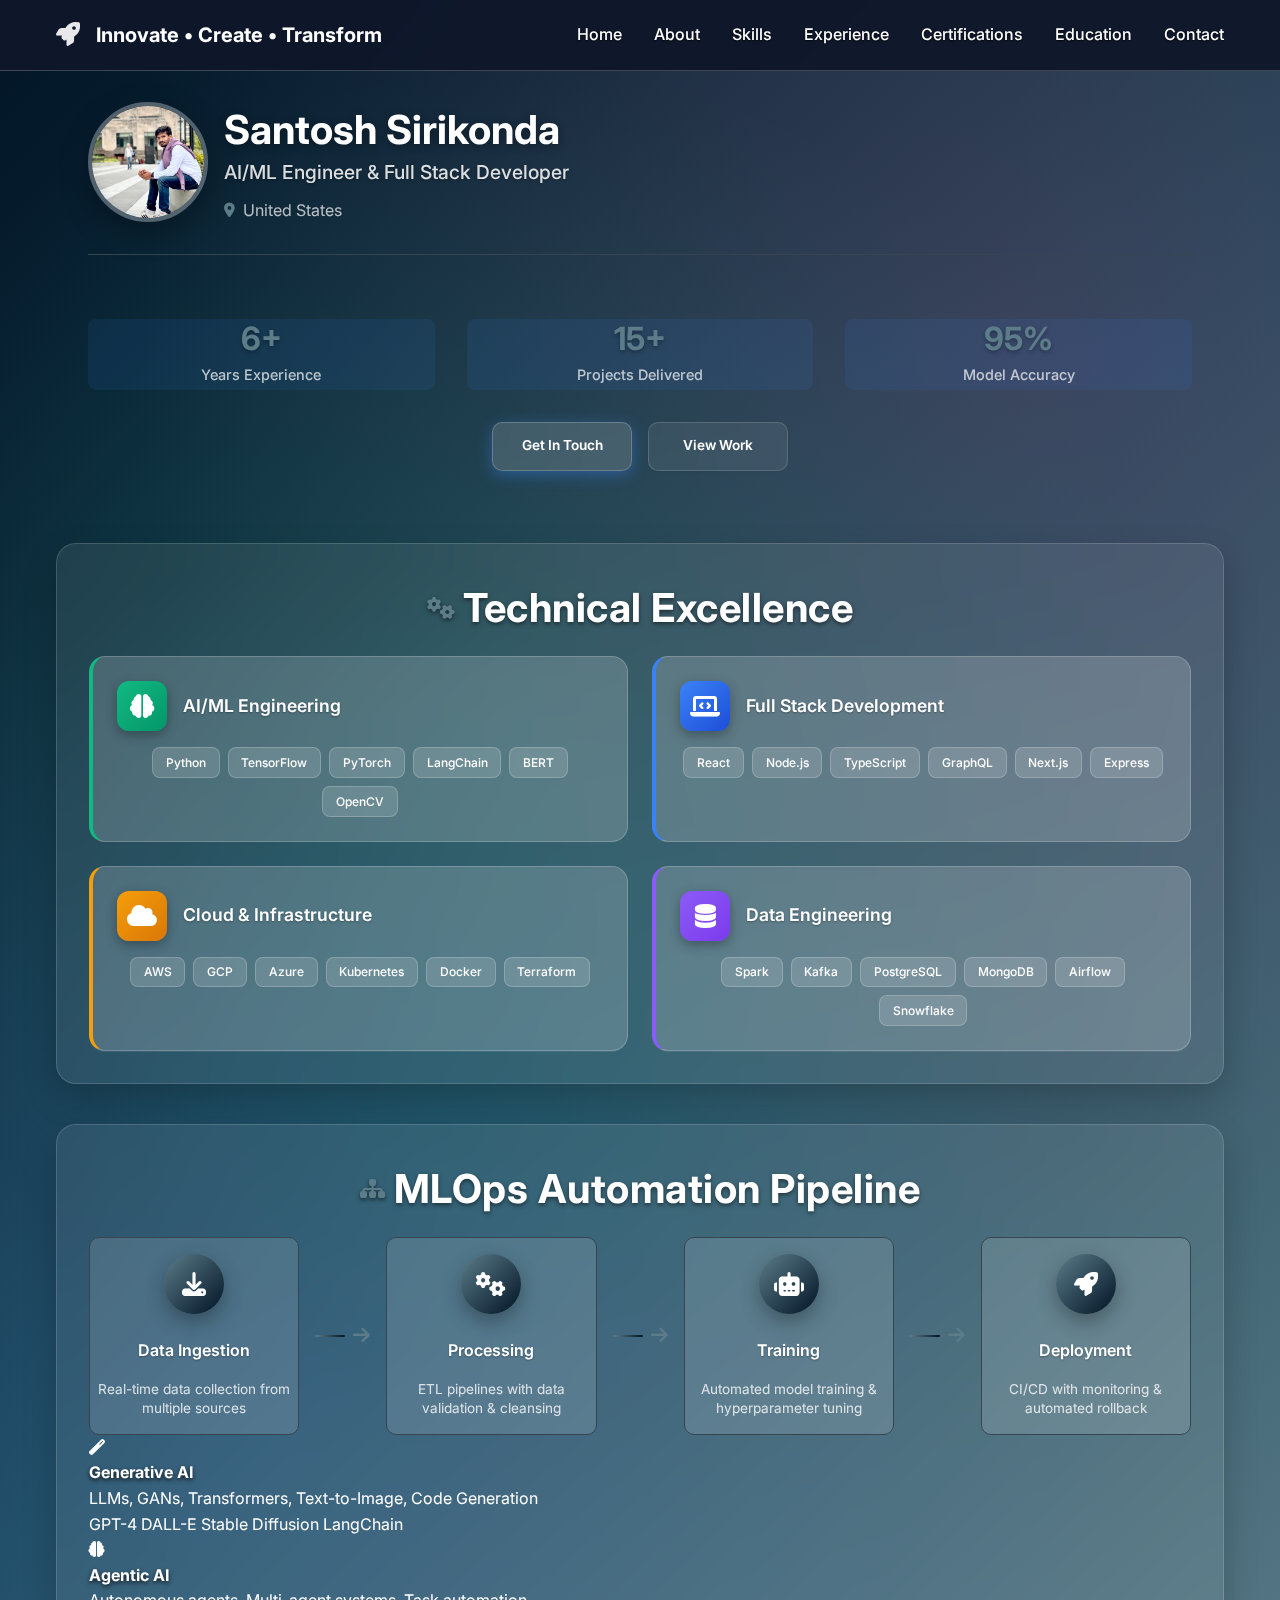
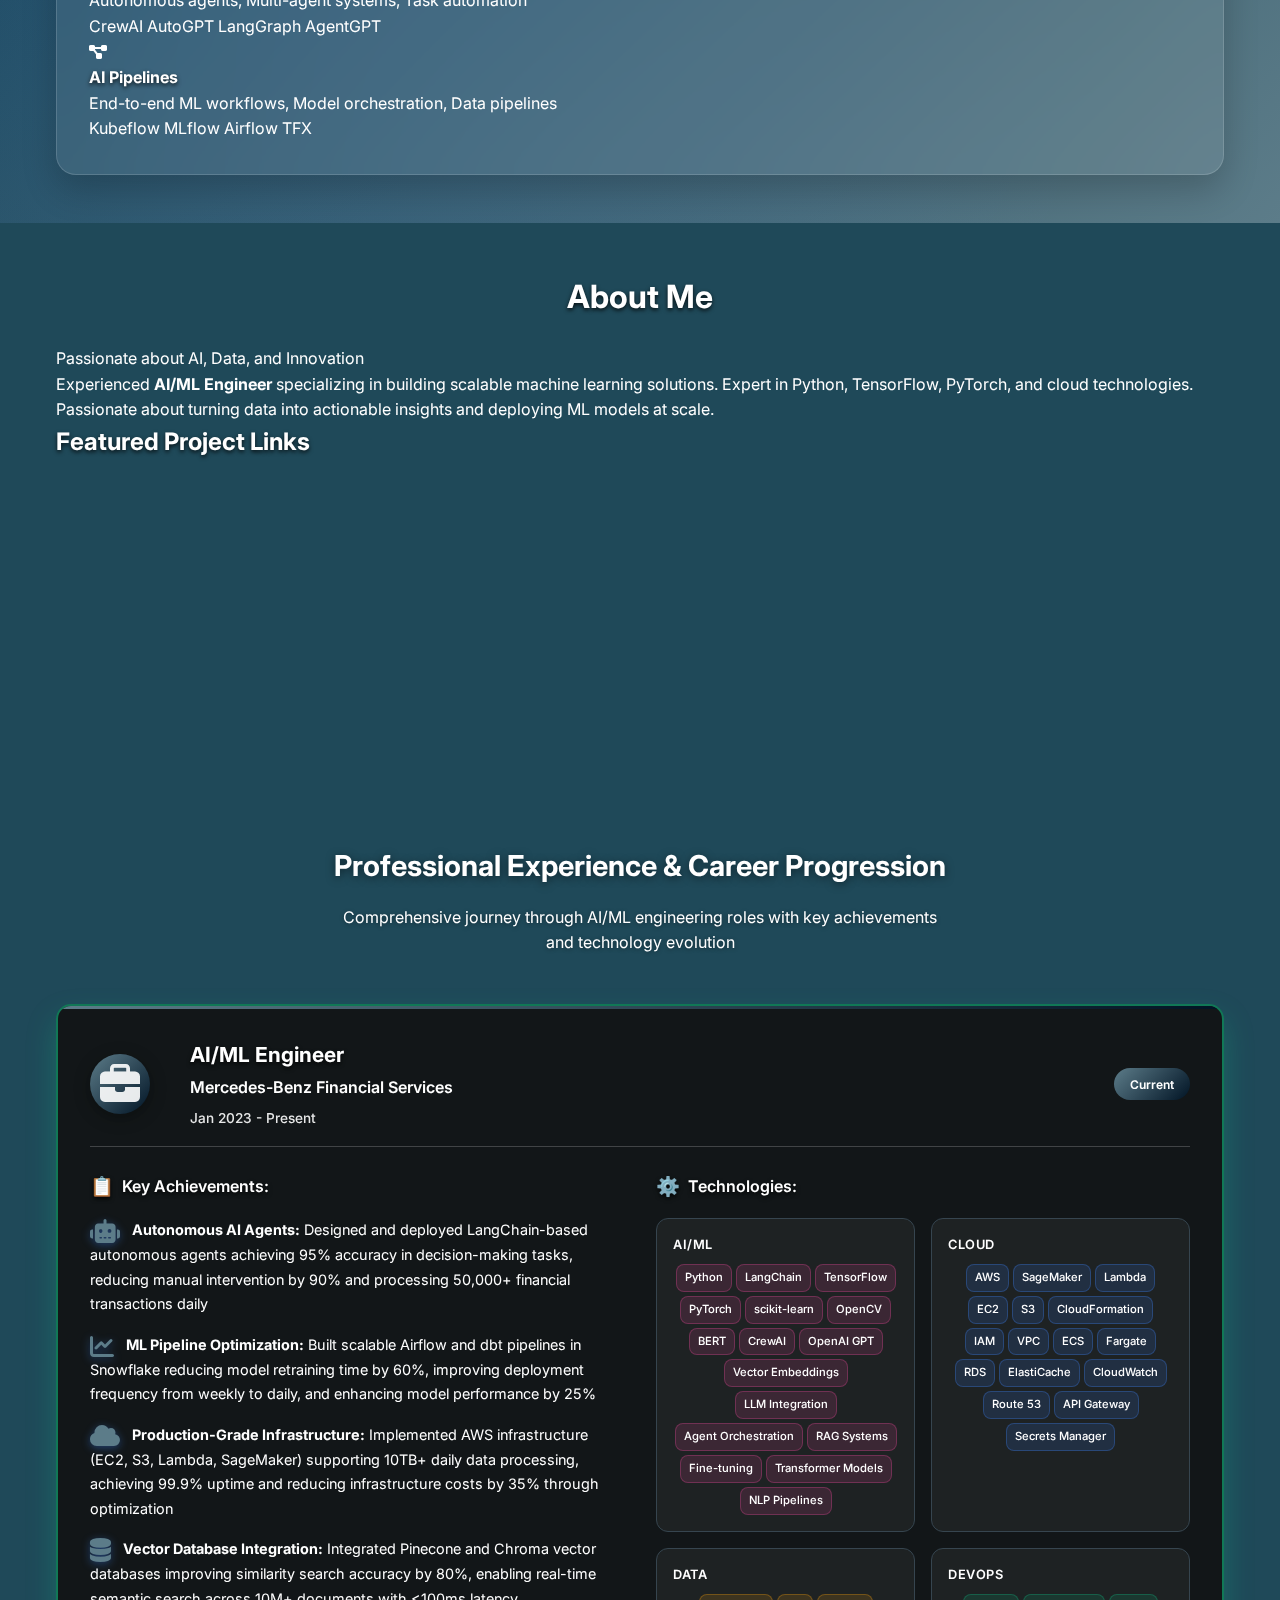
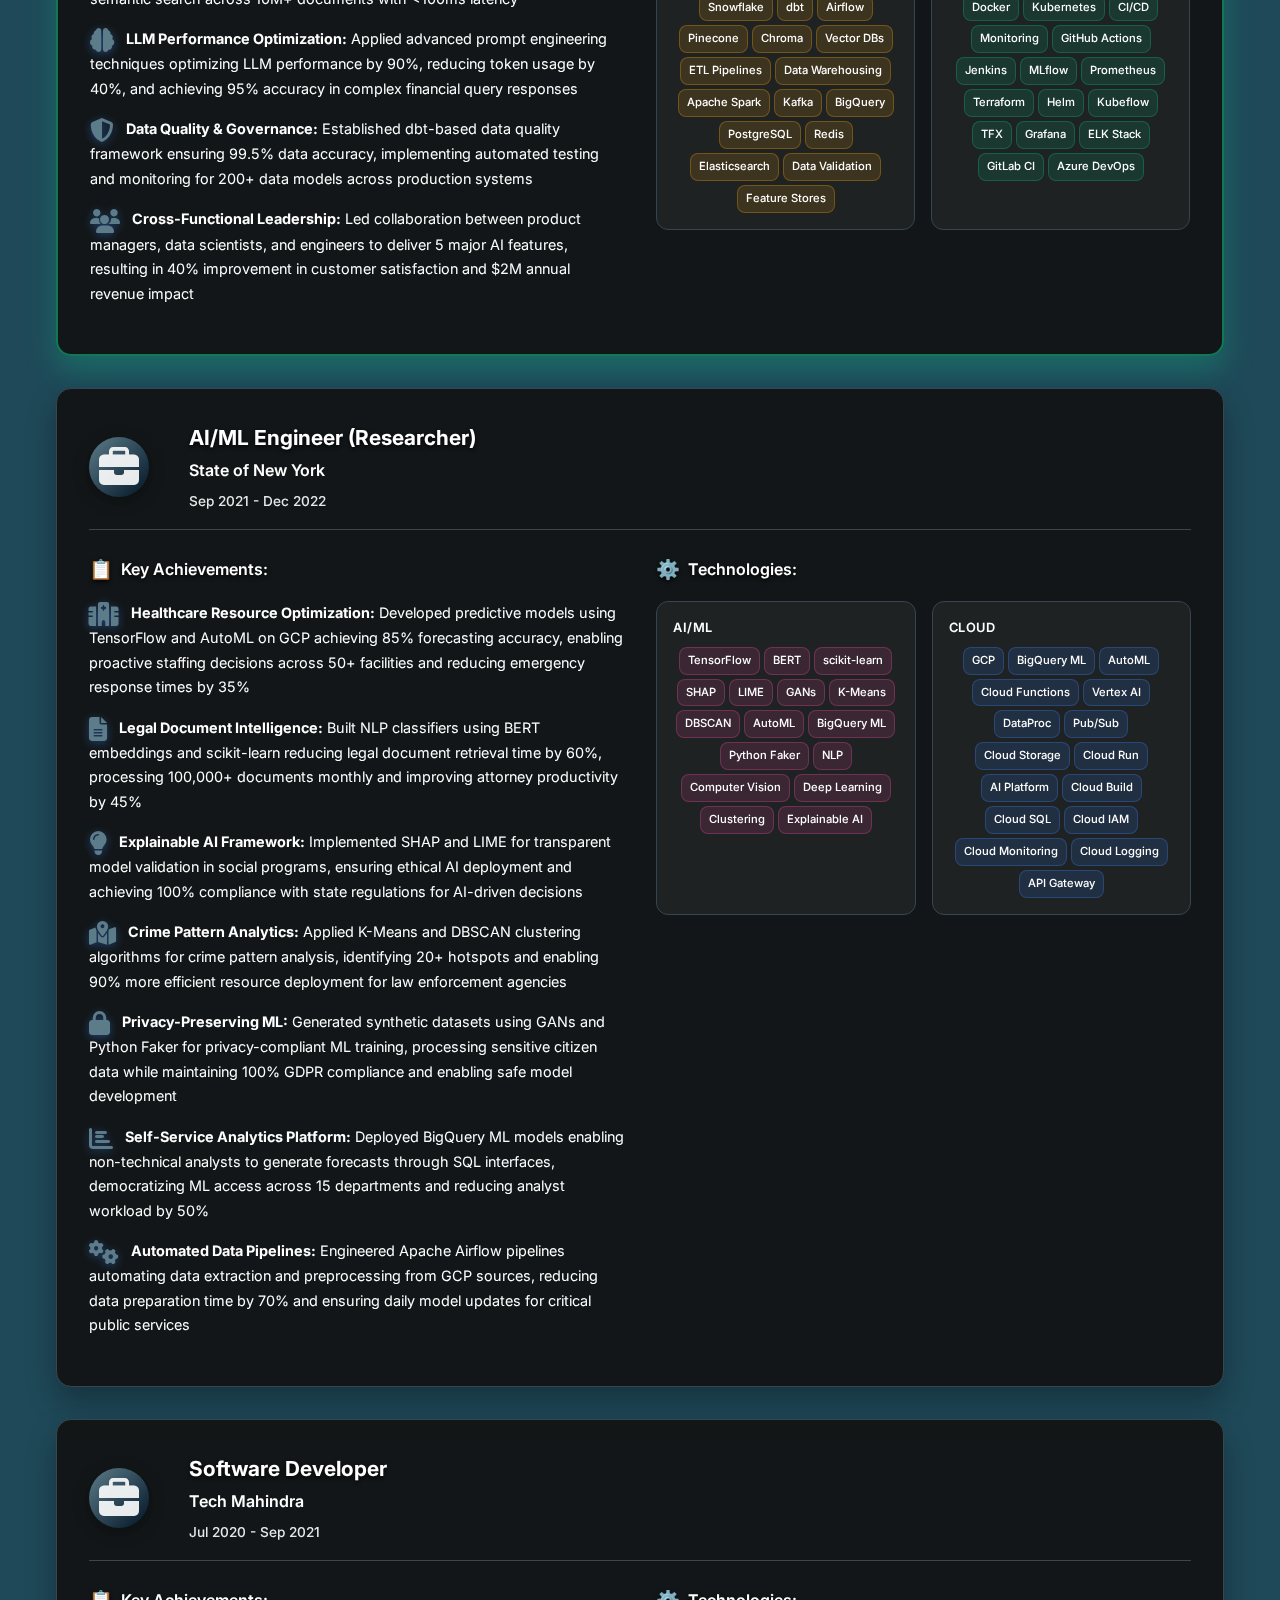
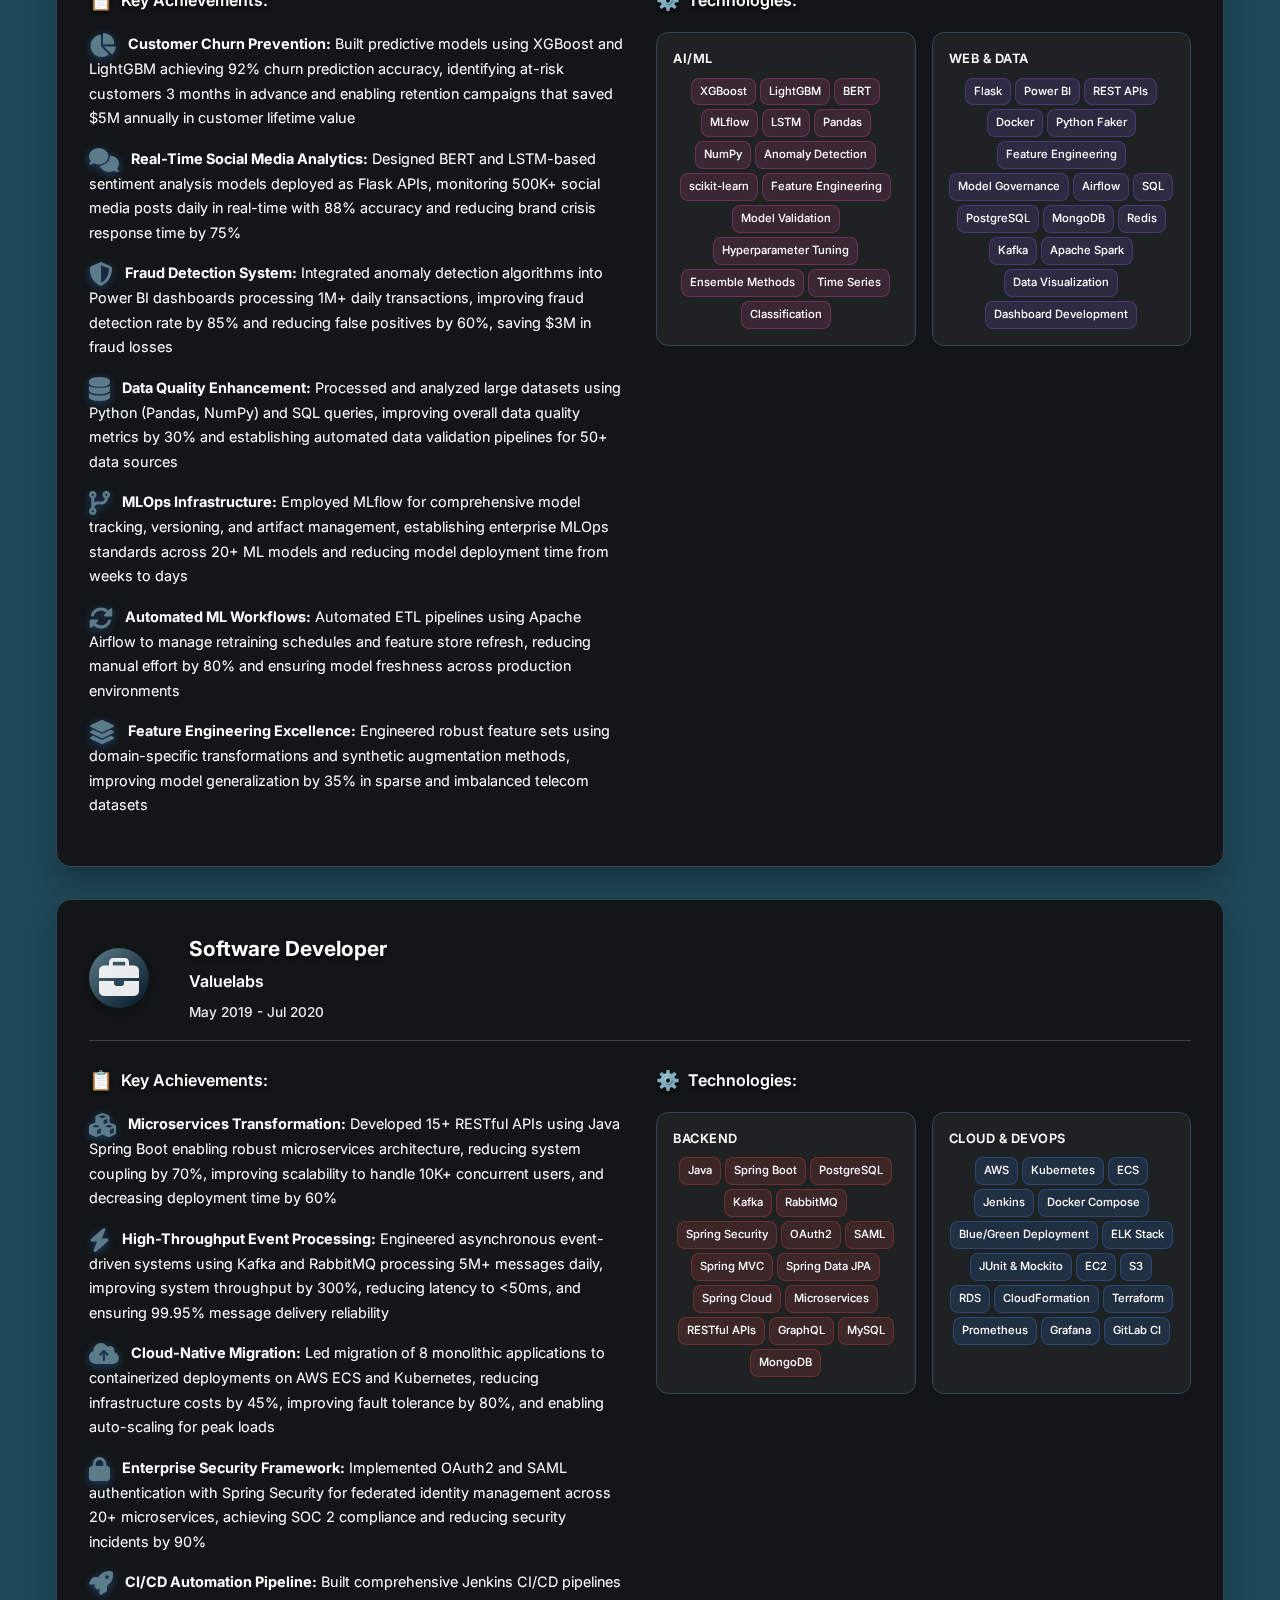
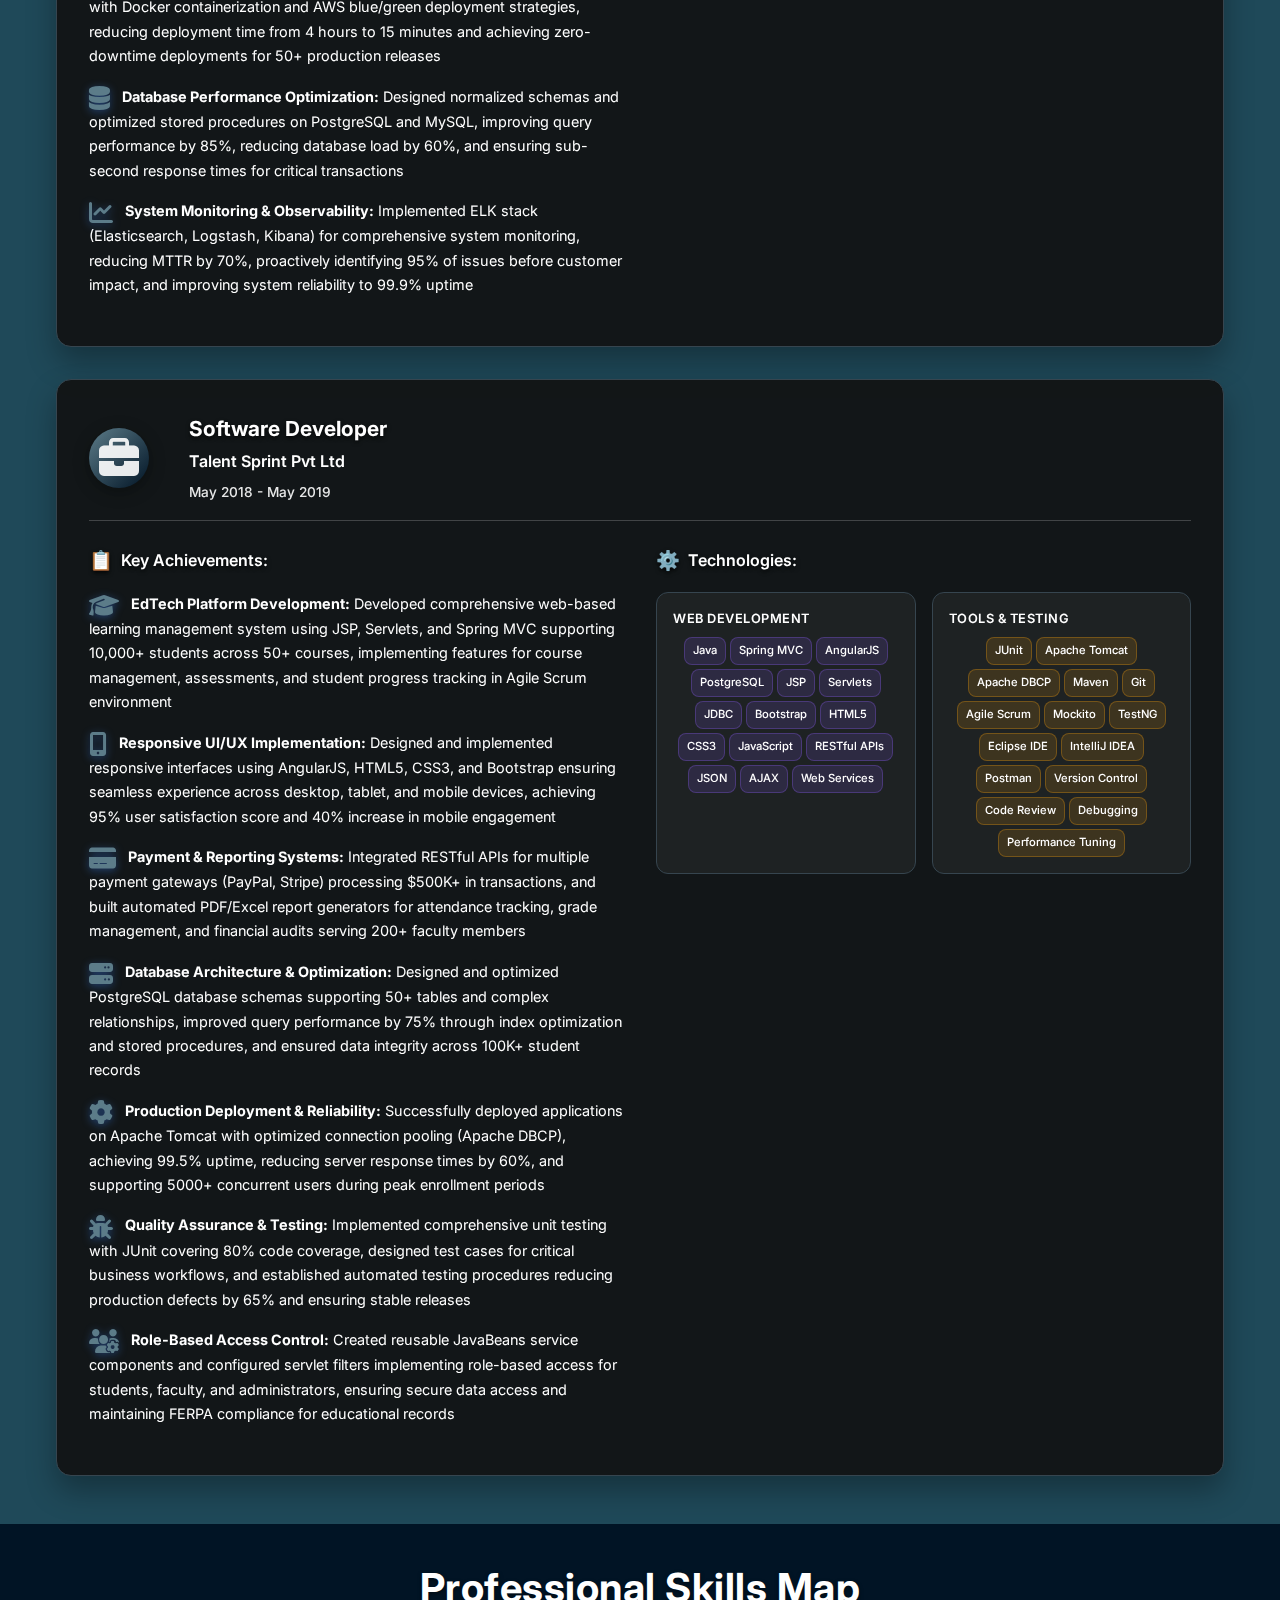
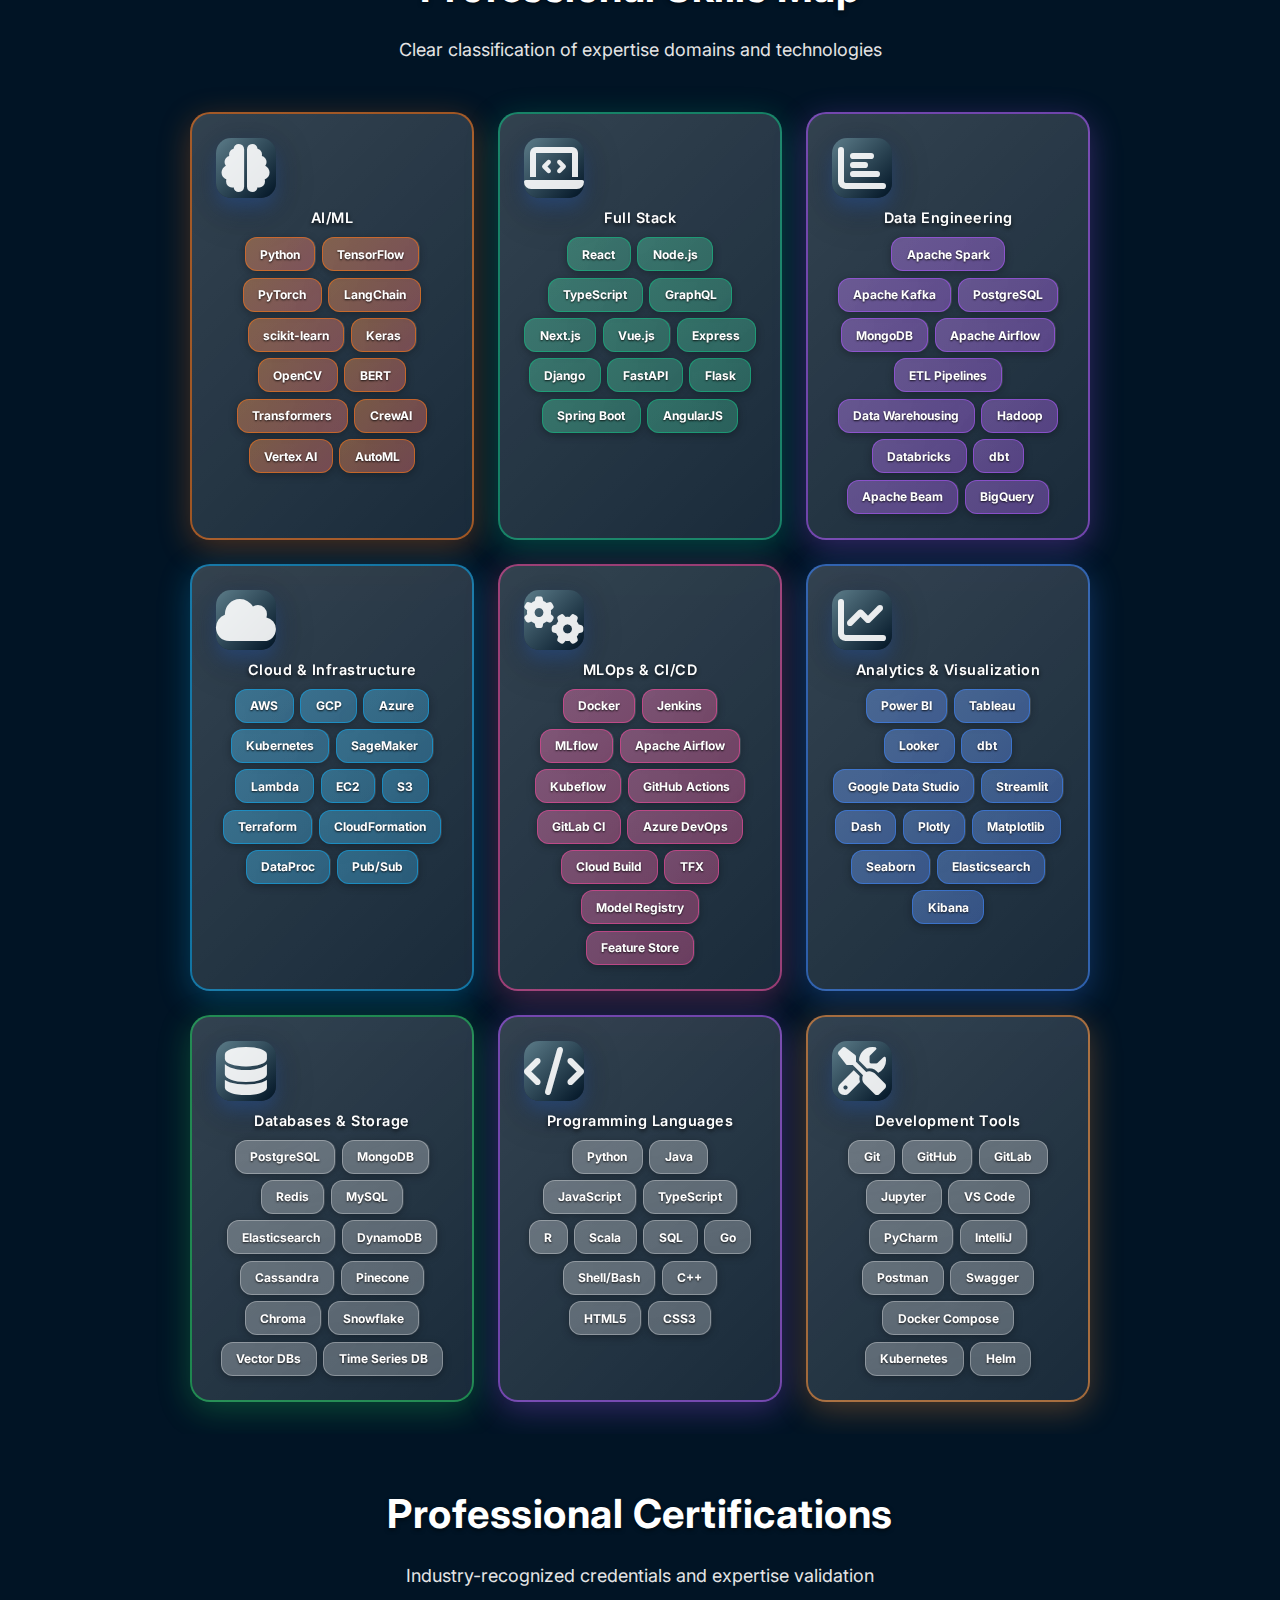
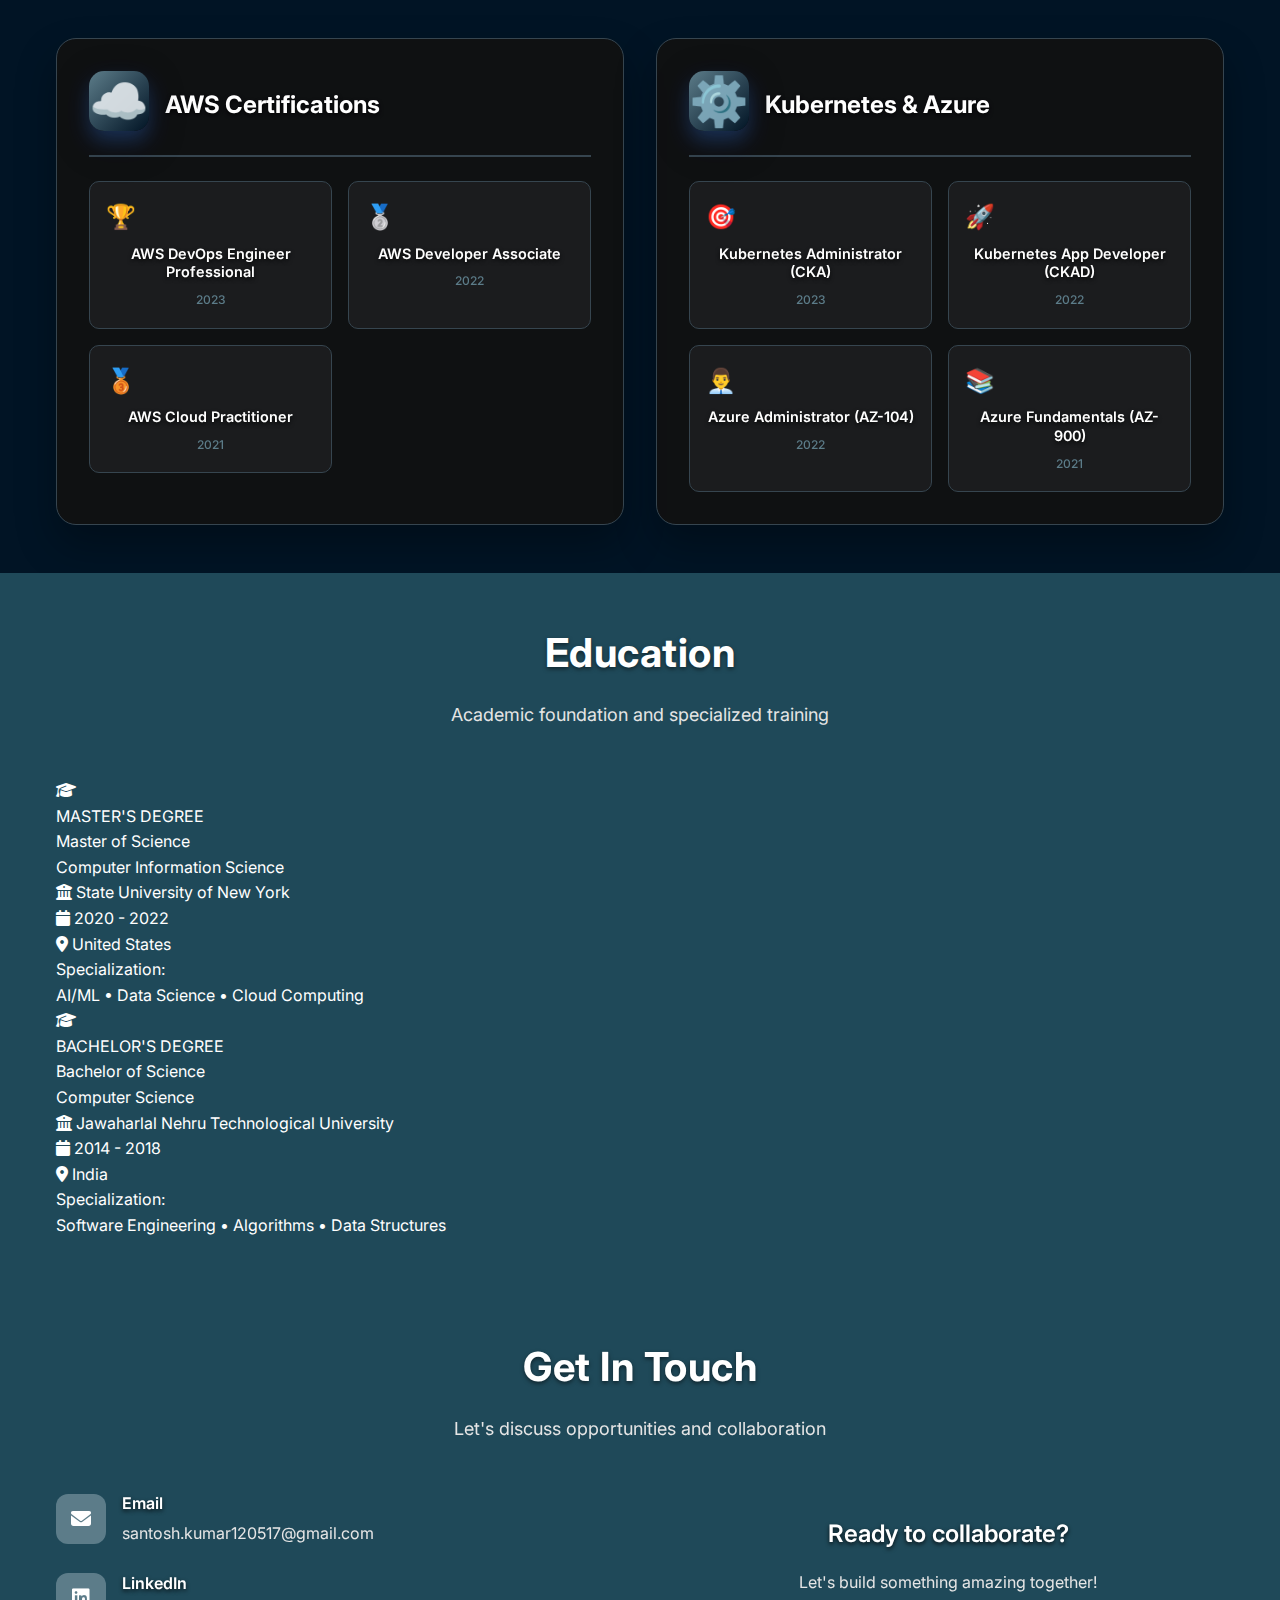
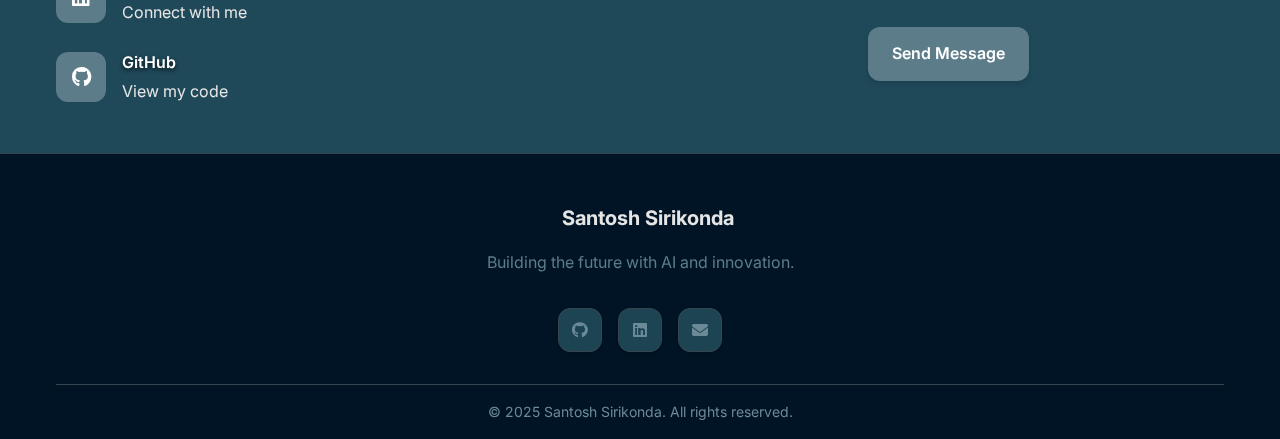
<file: index.html>
<!DOCTYPE html>
<html lang="en">
<head>
    <meta charset="UTF-8">
    <meta name="viewport" content="width=device-width, initial-scale=1.0">
    <meta name="description" content="Santosh Sirikonda - AI/ML Engineer & Full Stack Developer">
    <title>Santosh Sirikonda | AI/ML Engineer</title>
    <link rel="stylesheet" href="style.css">
    <link rel="stylesheet" href="https://cdnjs.cloudflare.com/ajax/libs/font-awesome/6.4.0/css/all.min.css">
    <link href="https://fonts.googleapis.com/css2?family=Inter:wght@300;400;500;600;700&display=swap" rel="stylesheet">
</head>
<body>
    <!-- Navigation -->
    <nav class="navbar">
        <div class="nav-container">
            <div class="nav-brand">
                <span class="brand-icon"><i class="fas fa-rocket"></i></span>
                <span class="brand-text">Innovate • Create • Transform</span>
            </div>
            <ul class="nav-menu">
                <li><a href="#home" class="nav-link">Home</a></li>
                <li><a href="#about" class="nav-link">About</a></li>
                <li><a href="#skills" class="nav-link">Skills</a></li>
                <li><a href="#experience" class="nav-link">Experience</a></li>
                <li><a href="#certifications" class="nav-link">Certifications</a></li>
                <li><a href="#education" class="nav-link">Education</a></li>
                <li><a href="#contact" class="nav-link">Contact</a></li>
            </ul>
            <div class="hamburger">
                <span></span>
                <span></span>
                <span></span>
            </div>
        </div>
    </nav>

    <!-- Hero Section -->
    <section id="home" class="hero">
        <div class="container">
            <div class="hero-container">
                <div class="hero-visual">
                        <!-- Professional Hero Dashboard -->
                        <div class="hero-dashboard">
                            <!-- Clean Profile Section -->
                            <div class="clean-profile">
                                <!-- Profile Photo and Basic Info -->
                                <div class="profile-header">
                                    <div class="profile-photo-section">
                                        <img src="profile-photo.jpeg" alt="Santosh Sirikonda" class="profile-photo" id="profileImg" onerror="this.style.display='none'; this.nextElementSibling.style.display='flex';">
                                        <div class="profile-photo-placeholder" style="display: none;">
                                            <span class="initials">SS</span>
                                        </div>
                                    </div>
                                    
                                    <div class="profile-info">
                                        <h1 class="name">Santosh Sirikonda</h1>
                                        <p class="title">AI/ML Engineer & Full Stack Developer</p>
                                        <p class="location">
                                            <i class="fas fa-map-marker-alt"></i>
                                            United States
                                        </p>
                                    </div>
                                </div>
                                
                                <!-- Statistics -->
                                <div class="stats-section">
                                    <div class="stat">
                                        <span class="number">6+</span>
                                        <span class="label">Years Experience</span>
                                    </div>
                                    <div class="stat">
                                        <span class="number">15+</span>
                                        <span class="label">Projects Delivered</span>
                                    </div>
                                    <div class="stat">
                                        <span class="number">95%</span>
                                        <span class="label">Model Accuracy</span>
                                    </div>
                                </div>
                                
                                <!-- Action Buttons -->
                                <div class="action-buttons">
                                    <a href="#contact" class="btn btn-primary">Get In Touch</a>
                                    <a href="#about" class="btn btn-secondary">View Work</a>
                                </div>
                            </div>
                            
                            <!-- Technical Excellence Grid -->
                            <div class="tech-excellence-grid">
                                <h3 class="section-title">
                                    <i class="fas fa-cogs"></i>
                                    Technical Excellence
                                </h3>
                                <div class="excellence-cards">
                                    <div class="excellence-card ai-ml">
                                        <div class="card-header">
                                            <div class="card-icon">
                                                <i class="fas fa-brain"></i>
                                            </div>
                                            <h4>AI/ML Engineering</h4>
                                        </div>
                                        <div class="tech-tags">
                                            <span>Python</span>
                                            <span>TensorFlow</span>
                                            <span>PyTorch</span>
                                            <span>LangChain</span>
                                            <span>BERT</span>
                                            <span>OpenCV</span>
                                        </div>
                                    </div>
                                    
                                    <div class="excellence-card fullstack">
                                        <div class="card-header">
                                            <div class="card-icon">
                                                <i class="fas fa-laptop-code"></i>
                                            </div>
                                            <h4>Full Stack Development</h4>
                                        </div>
                                        <div class="tech-tags">
                                            <span>React</span>
                                            <span>Node.js</span>
                                            <span>TypeScript</span>
                                            <span>GraphQL</span>
                                            <span>Next.js</span>
                                            <span>Express</span>
                                        </div>
                                    </div>
                                    
                                    <div class="excellence-card cloud">
                                        <div class="card-header">
                                            <div class="card-icon">
                                                <i class="fas fa-cloud"></i>
                                            </div>
                                            <h4>Cloud & Infrastructure</h4>
                                        </div>
                                        <div class="tech-tags">
                                            <span>AWS</span>
                                            <span>GCP</span>
                                            <span>Azure</span>
                                            <span>Kubernetes</span>
                                            <span>Docker</span>
                                            <span>Terraform</span>
                                        </div>
                                    </div>
                                    
                                    <div class="excellence-card data">
                                        <div class="card-header">
                                            <div class="card-icon">
                                                <i class="fas fa-database"></i>
                                            </div>
                                            <h4>Data Engineering</h4>
                                        </div>
                                        <div class="tech-tags">
                                            <span>Spark</span>
                                            <span>Kafka</span>
                                            <span>PostgreSQL</span>
                                            <span>MongoDB</span>
                                            <span>Airflow</span>
                                            <span>Snowflake</span>
                                        </div>
                                    </div>
                                </div>
                            </div>
                            
                            <!-- MLOps Pipeline Visualization -->
                            <div class="mlops-pipeline">
                                <h3 class="section-title">
                                    <i class="fas fa-sitemap"></i>
                                    MLOps Automation Pipeline
                                </h3>
                                <div class="pipeline-flow">
                                    <div class="pipeline-step">
                                        <div class="step-icon">
                                            <i class="fas fa-download"></i>
                                        </div>
                                        <h4>Data Ingestion</h4>
                                        <p>Real-time data collection from multiple sources</p>
                                    </div>
                                    
                                    <div class="pipeline-connector">
                                        <div class="connector-line"></div>
                                        <i class="fas fa-arrow-right"></i>
                                    </div>
                                    
                                    <div class="pipeline-step">
                                        <div class="step-icon">
                                            <i class="fas fa-cogs"></i>
                                        </div>
                                        <h4>Processing</h4>
                                        <p>ETL pipelines with data validation & cleansing</p>
                                    </div>
                                    
                                    <div class="pipeline-connector">
                                        <div class="connector-line"></div>
                                        <i class="fas fa-arrow-right"></i>
                                    </div>
                                    
                                    <div class="pipeline-step">
                                        <div class="step-icon">
                                            <i class="fas fa-robot"></i>
                                        </div>
                                        <h4>Training</h4>
                                        <p>Automated model training & hyperparameter tuning</p>
                                    </div>
                                    
                                    <div class="pipeline-connector">
                                        <div class="connector-line"></div>
                                        <i class="fas fa-arrow-right"></i>
                                    </div>
                                    
                                    <div class="pipeline-step">
                                        <div class="step-icon">
                                            <i class="fas fa-rocket"></i>
                                        </div>
                                        <h4>Deployment</h4>
                                        <p>CI/CD with monitoring & automated rollback</p>
                                    </div>
                                </div>
                                
                                <!-- AI Specializations -->
                                <div class="ai-specializations">
                                    <div class="specialization-card gen-ai">
                                        <div class="spec-icon">
                                            <i class="fas fa-magic"></i>
                                        </div>
                                        <div class="spec-content">
                                            <h4>Generative AI</h4>
                                            <p>LLMs, GANs, Transformers, Text-to-Image, Code Generation</p>
                                            <div class="spec-techs">
                                                <span>GPT-4</span>
                                                <span>DALL-E</span>
                                                <span>Stable Diffusion</span>
                                                <span>LangChain</span>
                                            </div>
                                        </div>
                                    </div>
                                    
                                    <div class="specialization-card agentic-ai">
                                        <div class="spec-icon">
                                            <i class="fas fa-brain"></i>
                                        </div>
                                        <div class="spec-content">
                                            <h4>Agentic AI</h4>
                                            <p>Autonomous agents, Multi-agent systems, Task automation</p>
                                            <div class="spec-techs">
                                                <span>CrewAI</span>
                                                <span>AutoGPT</span>
                                                <span>LangGraph</span>
                                                <span>AgentGPT</span>
                                            </div>
                                        </div>
                                    </div>
                                    
                                    <div class="specialization-card pipelines">
                                        <div class="spec-icon">
                                            <i class="fas fa-project-diagram"></i>
                                        </div>
                                        <div class="spec-content">
                                            <h4>AI Pipelines</h4>
                                            <p>End-to-end ML workflows, Model orchestration, Data pipelines</p>
                                            <div class="spec-techs">
                                                <span>Kubeflow</span>
                                                <span>MLflow</span>
                                                <span>Airflow</span>
                                                <span>TFX</span>
                                            </div>
                                        </div>
                                    </div>
                                </div>
                            </div>
                        </div>
                    </div>
            </div>
        </div>
    </section>

    <!-- About Section -->
    <section id="about" class="about">
        <div class="container">
            <div class="about-content">
                <!-- About Header -->
                <div class="about-header">
                    <h2 class="about-title">About Me</h2>
                    <p class="about-subtitle">Passionate about AI, Data, and Innovation</p>
                </div>
                
                <!-- About Description -->
                <div class="about-description">
                    <p>
                        Experienced <strong>AI/ML Engineer</strong> specializing in building scalable machine learning solutions. 
                        Expert in Python, TensorFlow, PyTorch, and cloud technologies. Passionate about turning data into 
                        actionable insights and deploying ML models at scale.
                    </p>
                </div>

                <!-- Featured Projects -->
                <div class="featured-projects">
                    <h3 class="projects-title">Featured Project Links</h3>
                    <div class="projects-grid">
                        <div class="project-card">
                            <div class="project-icon">
                                <i class="fas fa-brain"></i>
                            </div>
                            <div class="project-info">
                                <h4>AI Recommendation Engine</h4>
                                <p>Production ML system with 95% accuracy</p>
                            </div>
                            <a href="#" class="project-link">
                                <i class="fas fa-external-link-alt"></i>
                            </a>
                        </div>
                        
                        <div class="project-card">
                            <div class="project-icon">
                                <i class="fas fa-eye"></i>
                            </div>
                            <div class="project-info">
                                <h4>Real-time Object Detection</h4>
                                <p>YOLOv8 system achieving 97% accuracy at 60 FPS</p>
                            </div>
                            <a href="#" class="project-link">
                                <i class="fas fa-external-link-alt"></i>
                            </a>
                        </div>
                        
                        <div class="project-card">
                            <div class="project-icon">
                                <i class="fas fa-database"></i>
                            </div>
                            <div class="project-info">
                                <h4>Scalable Data Pipeline</h4>
                                <p>Kafka & Spark ETL processing 10TB+ daily</p>
                            </div>
                            <a href="#" class="project-link">
                                <i class="fas fa-external-link-alt"></i>
                            </a>
                        </div>
                        
                        <div class="project-card">
                            <div class="project-icon">
                                <i class="fas fa-comments"></i>
                            </div>
                            <div class="project-info">
                                <h4>Sentiment Analysis API</h4>
                                <p>BERT-based API analyzing 1M+ reviews daily</p>
                            </div>
                            <a href="#" class="project-link">
                                <i class="fas fa-external-link-alt"></i>
                            </a>
                        </div>
                    </div>
                </div>
            </div>
                
                <!-- Professional Experience & Career Progression -->
                <div class="career-hierarchy">
                    <h3 class="hierarchy-title">Professional Experience & Career Progression</h3>
                    <p class="hierarchy-subtitle">Comprehensive journey through AI/ML engineering roles with key achievements and technology evolution</p>
                    
                    <!-- Career Timeline -->
                    <div class="career-timeline">
                        <!-- Current Position -->
                        <div class="position-card current-position">
                            <div class="position-header">
                                <div class="position-icon"><i class="fas fa-briefcase"></i></div>
                                <div class="position-info">
                                    <h4 class="position-title">AI/ML Engineer</h4>
                                    <p class="company-name">Mercedes-Benz Financial Services</p>
                                    <span class="duration">Jan 2023 - Present</span>
                                </div>
                                <div class="current-badge">Current</div>
                            </div>
                            <div class="role-details">
                                <div class="detail-section">
                                    <h5>Key Achievements:</h5>
                                    <ul>
                                        <li><i class="fas fa-robot achievement-icon"></i><strong>Autonomous AI Agents:</strong> Designed and deployed LangChain-based autonomous agents achieving 95% accuracy in decision-making tasks, reducing manual intervention by 90% and processing 50,000+ financial transactions daily</li>
                                        <li><i class="fas fa-chart-line achievement-icon"></i><strong>ML Pipeline Optimization:</strong> Built scalable Airflow and dbt pipelines in Snowflake reducing model retraining time by 60%, improving deployment frequency from weekly to daily, and enhancing model performance by 25%</li>
                                        <li><i class="fas fa-cloud achievement-icon"></i><strong>Production-Grade Infrastructure:</strong> Implemented AWS infrastructure (EC2, S3, Lambda, SageMaker) supporting 10TB+ daily data processing, achieving 99.9% uptime and reducing infrastructure costs by 35% through optimization</li>
                                        <li><i class="fas fa-database achievement-icon"></i><strong>Vector Database Integration:</strong> Integrated Pinecone and Chroma vector databases improving similarity search accuracy by 80%, enabling real-time semantic search across 10M+ documents with <100ms latency</li>
                                        <li><i class="fas fa-brain achievement-icon"></i><strong>LLM Performance Optimization:</strong> Applied advanced prompt engineering techniques optimizing LLM performance by 90%, reducing token usage by 40%, and achieving 95% accuracy in complex financial query responses</li>
                                        <li><i class="fas fa-shield-alt achievement-icon"></i><strong>Data Quality & Governance:</strong> Established dbt-based data quality framework ensuring 99.5% data accuracy, implementing automated testing and monitoring for 200+ data models across production systems</li>
                                        <li><i class="fas fa-users achievement-icon"></i><strong>Cross-Functional Leadership:</strong> Led collaboration between product managers, data scientists, and engineers to deliver 5 major AI features, resulting in 40% improvement in customer satisfaction and $2M annual revenue impact</li>
                                    </ul>
                                </div>
                                <div class="tech-stack-section">
                                    <h5>Technologies:</h5>
                                    <div class="tech-categories">
                                        <div class="tech-category ai-ml">
                                            <span class="category-label">AI/ML</span>
                                            <div class="tech-tags">
                                                <span>Python</span>
                                                <span>LangChain</span>
                                                <span>TensorFlow</span>
                                                <span>PyTorch</span>
                                                <span>scikit-learn</span>
                                                <span>OpenCV</span>
                                                <span>BERT</span>
                                                <span>CrewAI</span>
                                                <span>OpenAI GPT</span>
                                                <span>Vector Embeddings</span>
                                                <span>LLM Integration</span>
                                                <span>Agent Orchestration</span>
                                                <span>RAG Systems</span>
                                                <span>Fine-tuning</span>
                                                <span>Transformer Models</span>
                                                <span>NLP Pipelines</span>
                                            </div>
                                        </div>
                                        <div class="tech-category cloud">
                                            <span class="category-label">Cloud</span>
                                            <div class="tech-tags">
                                                <span>AWS</span>
                                                <span>SageMaker</span>
                                                <span>Lambda</span>
                                                <span>EC2</span>
                                                <span>S3</span>
                                                <span>CloudFormation</span>
                                                <span>IAM</span>
                                                <span>VPC</span>
                                                <span>ECS</span>
                                                <span>Fargate</span>
                                                <span>RDS</span>
                                                <span>ElastiCache</span>
                                                <span>CloudWatch</span>
                                                <span>Route 53</span>
                                                <span>API Gateway</span>
                                                <span>Secrets Manager</span>
                                            </div>
                                        </div>
                                        <div class="tech-category data">
                                            <span class="category-label">Data</span>
                                            <div class="tech-tags">
                                                <span>Snowflake</span>
                                                <span>dbt</span>
                                                <span>Airflow</span>
                                                <span>Pinecone</span>
                                                <span>Chroma</span>
                                                <span>Vector DBs</span>
                                                <span>ETL Pipelines</span>
                                                <span>Data Warehousing</span>
                                                <span>Apache Spark</span>
                                                <span>Kafka</span>
                                                <span>BigQuery</span>
                                                <span>PostgreSQL</span>
                                                <span>Redis</span>
                                                <span>Elasticsearch</span>
                                                <span>Data Validation</span>
                                                <span>Feature Stores</span>
                                            </div>
                                        </div>
                                        <div class="tech-category devops">
                                            <span class="category-label">DevOps</span>
                                            <div class="tech-tags">
                                                <span>Docker</span>
                                                <span>Kubernetes</span>
                                                <span>CI/CD</span>
                                                <span>Monitoring</span>
                                                <span>GitHub Actions</span>
                                                <span>Jenkins</span>
                                                <span>MLflow</span>
                                                <span>Prometheus</span>
                                                <span>Terraform</span>
                                                <span>Helm</span>
                                                <span>Kubeflow</span>
                                                <span>TFX</span>
                                                <span>Grafana</span>
                                                <span>ELK Stack</span>
                                                <span>GitLab CI</span>
                                                <span>Azure DevOps</span>
                                            </div>
                                        </div>
                                    </div>
                                </div>
                            </div>
                        </div>

                        <!-- Previous Positions -->
                        <div class="position-card">
                            <div class="position-header">
                                <div class="position-icon"><i class="fas fa-briefcase"></i></div>
                                <div class="position-info">
                                    <h4 class="position-title">AI/ML Engineer (Researcher)</h4>
                                    <p class="company-name">State of New York</p>
                                    <span class="duration">Sep 2021 - Dec 2022</span>
                                </div>
                            </div>
                            <div class="role-details">
                                <div class="detail-section">
                                    <h5>Key Achievements:</h5>
                                    <ul>
                                        <li><i class="fas fa-hospital achievement-icon"></i><strong>Healthcare Resource Optimization:</strong> Developed predictive models using TensorFlow and AutoML on GCP achieving 85% forecasting accuracy, enabling proactive staffing decisions across 50+ facilities and reducing emergency response times by 35%</li>
                                        <li><i class="fas fa-file-alt achievement-icon"></i><strong>Legal Document Intelligence:</strong> Built NLP classifiers using BERT embeddings and scikit-learn reducing legal document retrieval time by 60%, processing 100,000+ documents monthly and improving attorney productivity by 45%</li>
                                        <li><i class="fas fa-lightbulb achievement-icon"></i><strong>Explainable AI Framework:</strong> Implemented SHAP and LIME for transparent model validation in social programs, ensuring ethical AI deployment and achieving 100% compliance with state regulations for AI-driven decisions</li>
                                        <li><i class="fas fa-map-marked-alt achievement-icon"></i><strong>Crime Pattern Analytics:</strong> Applied K-Means and DBSCAN clustering algorithms for crime pattern analysis, identifying 20+ hotspots and enabling 90% more efficient resource deployment for law enforcement agencies</li>
                                        <li><i class="fas fa-lock achievement-icon"></i><strong>Privacy-Preserving ML:</strong> Generated synthetic datasets using GANs and Python Faker for privacy-compliant ML training, processing sensitive citizen data while maintaining 100% GDPR compliance and enabling safe model development</li>
                                        <li><i class="fas fa-chart-bar achievement-icon"></i><strong>Self-Service Analytics Platform:</strong> Deployed BigQuery ML models enabling non-technical analysts to generate forecasts through SQL interfaces, democratizing ML access across 15 departments and reducing analyst workload by 50%</li>
                                        <li><i class="fas fa-cogs achievement-icon"></i><strong>Automated Data Pipelines:</strong> Engineered Apache Airflow pipelines automating data extraction and preprocessing from GCP sources, reducing data preparation time by 70% and ensuring daily model updates for critical public services</li>
                                    </ul>
                                </div>
                                <div class="tech-stack-section">
                                    <h5>Technologies:</h5>
                                    <div class="tech-categories">
                                        <div class="tech-category ai-ml">
                                            <span class="category-label">AI/ML</span>
                                            <div class="tech-tags">
                                                <span>TensorFlow</span>
                                                <span>BERT</span>
                                                <span>scikit-learn</span>
                                                <span>SHAP</span>
                                                <span>LIME</span>
                                                <span>GANs</span>
                                                <span>K-Means</span>
                                                <span>DBSCAN</span>
                                                <span>AutoML</span>
                                                <span>BigQuery ML</span>
                                                <span>Python Faker</span>
                                                <span>NLP</span>
                                                <span>Computer Vision</span>
                                                <span>Deep Learning</span>
                                                <span>Clustering</span>
                                                <span>Explainable AI</span>
                                            </div>
                                        </div>
                                        <div class="tech-category cloud">
                                            <span class="category-label">Cloud</span>
                                            <div class="tech-tags">
                                                <span>GCP</span>
                                                <span>BigQuery ML</span>
                                                <span>AutoML</span>
                                                <span>Cloud Functions</span>
                                                <span>Vertex AI</span>
                                                <span>DataProc</span>
                                                <span>Pub/Sub</span>
                                                <span>Cloud Storage</span>
                                                <span>Cloud Run</span>
                                                <span>AI Platform</span>
                                                <span>Cloud Build</span>
                                                <span>Cloud SQL</span>
                                                <span>Cloud IAM</span>
                                                <span>Cloud Monitoring</span>
                                                <span>Cloud Logging</span>
                                                <span>API Gateway</span>
                                            </div>
                                        </div>
                                    </div>
                                </div>
                            </div>
                        </div>

                        <div class="position-card">
                            <div class="position-header">
                                <div class="position-icon"><i class="fas fa-briefcase"></i></div>
                                <div class="position-info">
                                    <h4 class="position-title">Software Developer</h4>
                                    <p class="company-name">Tech Mahindra</p>
                                    <span class="duration">Jul 2020 - Sep 2021</span>
                                </div>
                            </div>
                            <div class="role-details">
                                <div class="detail-section">
                                    <h5>Key Achievements:</h5>
                                    <ul>
                                        <li><i class="fas fa-chart-pie achievement-icon"></i><strong>Customer Churn Prevention:</strong> Built predictive models using XGBoost and LightGBM achieving 92% churn prediction accuracy, identifying at-risk customers 3 months in advance and enabling retention campaigns that saved $5M annually in customer lifetime value</li>
                                        <li><i class="fas fa-comments achievement-icon"></i><strong>Real-Time Social Media Analytics:</strong> Designed BERT and LSTM-based sentiment analysis models deployed as Flask APIs, monitoring 500K+ social media posts daily in real-time with 88% accuracy and reducing brand crisis response time by 75%</li>
                                        <li><i class="fas fa-shield-alt achievement-icon"></i><strong>Fraud Detection System:</strong> Integrated anomaly detection algorithms into Power BI dashboards processing 1M+ daily transactions, improving fraud detection rate by 85% and reducing false positives by 60%, saving $3M in fraud losses</li>
                                        <li><i class="fas fa-database achievement-icon"></i><strong>Data Quality Enhancement:</strong> Processed and analyzed large datasets using Python (Pandas, NumPy) and SQL queries, improving overall data quality metrics by 30% and establishing automated data validation pipelines for 50+ data sources</li>
                                        <li><i class="fas fa-code-branch achievement-icon"></i><strong>MLOps Infrastructure:</strong> Employed MLflow for comprehensive model tracking, versioning, and artifact management, establishing enterprise MLOps standards across 20+ ML models and reducing model deployment time from weeks to days</li>
                                        <li><i class="fas fa-sync-alt achievement-icon"></i><strong>Automated ML Workflows:</strong> Automated ETL pipelines using Apache Airflow to manage retraining schedules and feature store refresh, reducing manual effort by 80% and ensuring model freshness across production environments</li>
                                        <li><i class="fas fa-layer-group achievement-icon"></i><strong>Feature Engineering Excellence:</strong> Engineered robust feature sets using domain-specific transformations and synthetic augmentation methods, improving model generalization by 35% in sparse and imbalanced telecom datasets</li>
                                    </ul>
                                </div>
                                <div class="tech-stack-section">
                                    <h5>Technologies:</h5>
                                    <div class="tech-categories">
                                        <div class="tech-category ai-ml">
                                            <span class="category-label">AI/ML</span>
                                            <div class="tech-tags">
                                                <span>XGBoost</span>
                                                <span>LightGBM</span>
                                                <span>BERT</span>
                                                <span>MLflow</span>
                                                <span>LSTM</span>
                                                <span>Pandas</span>
                                                <span>NumPy</span>
                                                <span>Anomaly Detection</span>
                                                <span>scikit-learn</span>
                                                <span>Feature Engineering</span>
                                                <span>Model Validation</span>
                                                <span>Hyperparameter Tuning</span>
                                                <span>Ensemble Methods</span>
                                                <span>Time Series</span>
                                                <span>Classification</span>
                                            </div>
                                        </div>
                                        <div class="tech-category web">
                                            <span class="category-label">Web & Data</span>
                                            <div class="tech-tags">
                                                <span>Flask</span>
                                                <span>Power BI</span>
                                                <span>REST APIs</span>
                                                <span>Docker</span>
                                                <span>Python Faker</span>
                                                <span>Feature Engineering</span>
                                                <span>Model Governance</span>
                                                <span>Airflow</span>
                                                <span>SQL</span>
                                                <span>PostgreSQL</span>
                                                <span>MongoDB</span>
                                                <span>Redis</span>
                                                <span>Kafka</span>
                                                <span>Apache Spark</span>
                                                <span>Data Visualization</span>
                                                <span>Dashboard Development</span>
                                            </div>
                                        </div>
                                    </div>
                                </div>
                            </div>
                        </div>

                        <div class="position-card">
                            <div class="position-header">
                                <div class="position-icon"><i class="fas fa-briefcase"></i></div>
                                <div class="position-info">
                                    <h4 class="position-title">Software Developer</h4>
                                    <p class="company-name">Valuelabs</p>
                                    <span class="duration">May 2019 - Jul 2020</span>
                                </div>
                            </div>
                            <div class="role-details">
                                <div class="detail-section">
                                    <h5>Key Achievements:</h5>
                                    <ul>
                                        <li><i class="fas fa-cubes achievement-icon"></i><strong>Microservices Transformation:</strong> Developed 15+ RESTful APIs using Java Spring Boot enabling robust microservices architecture, reducing system coupling by 70%, improving scalability to handle 10K+ concurrent users, and decreasing deployment time by 60%</li>
                                        <li><i class="fas fa-bolt achievement-icon"></i><strong>High-Throughput Event Processing:</strong> Engineered asynchronous event-driven systems using Kafka and RabbitMQ processing 5M+ messages daily, improving system throughput by 300%, reducing latency to <50ms, and ensuring 99.95% message delivery reliability</li>
                                        <li><i class="fas fa-cloud-upload-alt achievement-icon"></i><strong>Cloud-Native Migration:</strong> Led migration of 8 monolithic applications to containerized deployments on AWS ECS and Kubernetes, reducing infrastructure costs by 45%, improving fault tolerance by 80%, and enabling auto-scaling for peak loads</li>
                                        <li><i class="fas fa-lock achievement-icon"></i><strong>Enterprise Security Framework:</strong> Implemented OAuth2 and SAML authentication with Spring Security for federated identity management across 20+ microservices, achieving SOC 2 compliance and reducing security incidents by 90%</li>
                                        <li><i class="fas fa-rocket achievement-icon"></i><strong>CI/CD Automation Pipeline:</strong> Built comprehensive Jenkins CI/CD pipelines with Docker containerization and AWS blue/green deployment strategies, reducing deployment time from 4 hours to 15 minutes and achieving zero-downtime deployments for 50+ production releases</li>
                                        <li><i class="fas fa-database achievement-icon"></i><strong>Database Performance Optimization:</strong> Designed normalized schemas and optimized stored procedures on PostgreSQL and MySQL, improving query performance by 85%, reducing database load by 60%, and ensuring sub-second response times for critical transactions</li>
                                        <li><i class="fas fa-chart-line achievement-icon"></i><strong>System Monitoring & Observability:</strong> Implemented ELK stack (Elasticsearch, Logstash, Kibana) for comprehensive system monitoring, reducing MTTR by 70%, proactively identifying 95% of issues before customer impact, and improving system reliability to 99.9% uptime</li>
                                    </ul>
                                </div>
                                <div class="tech-stack-section">
                                    <h5>Technologies:</h5>
                                    <div class="tech-categories">
                                        <div class="tech-category backend">
                                            <span class="category-label">Backend</span>
                                            <div class="tech-tags">
                                                <span>Java</span>
                                                <span>Spring Boot</span>
                                                <span>PostgreSQL</span>
                                                <span>Kafka</span>
                                                <span>RabbitMQ</span>
                                                <span>Spring Security</span>
                                                <span>OAuth2</span>
                                                <span>SAML</span>
                                                <span>Spring MVC</span>
                                                <span>Spring Data JPA</span>
                                                <span>Spring Cloud</span>
                                                <span>Microservices</span>
                                                <span>RESTful APIs</span>
                                                <span>GraphQL</span>
                                                <span>MySQL</span>
                                                <span>MongoDB</span>
                                            </div>
                                        </div>
                                        <div class="tech-category cloud">
                                            <span class="category-label">Cloud & DevOps</span>
                                            <div class="tech-tags">
                                                <span>AWS</span>
                                                <span>Kubernetes</span>
                                                <span>ECS</span>
                                                <span>Jenkins</span>
                                                <span>Docker Compose</span>
                                                <span>Blue/Green Deployment</span>
                                                <span>ELK Stack</span>
                                                <span>JUnit & Mockito</span>
                                                <span>EC2</span>
                                                <span>S3</span>
                                                <span>RDS</span>
                                                <span>CloudFormation</span>
                                                <span>Terraform</span>
                                                <span>Prometheus</span>
                                                <span>Grafana</span>
                                                <span>GitLab CI</span>
                                            </div>
                                        </div>
                                    </div>
                                </div>
                            </div>
                        </div>

                        <div class="position-card">
                            <div class="position-header">
                                <div class="position-icon"><i class="fas fa-briefcase"></i></div>
                                <div class="position-info">
                                    <h4 class="position-title">Software Developer</h4>
                                    <p class="company-name">Talent Sprint Pvt Ltd</p>
                                    <span class="duration">May 2018 - May 2019</span>
                                </div>
                            </div>
                            <div class="role-details">
                                <div class="detail-section">
                                    <h5>Key Achievements:</h5>
                                    <ul>
                                        <li><i class="fas fa-graduation-cap achievement-icon"></i><strong>EdTech Platform Development:</strong> Developed comprehensive web-based learning management system using JSP, Servlets, and Spring MVC supporting 10,000+ students across 50+ courses, implementing features for course management, assessments, and student progress tracking in Agile Scrum environment</li>
                                        <li><i class="fas fa-mobile-alt achievement-icon"></i><strong>Responsive UI/UX Implementation:</strong> Designed and implemented responsive interfaces using AngularJS, HTML5, CSS3, and Bootstrap ensuring seamless experience across desktop, tablet, and mobile devices, achieving 95% user satisfaction score and 40% increase in mobile engagement</li>
                                        <li><i class="fas fa-credit-card achievement-icon"></i><strong>Payment & Reporting Systems:</strong> Integrated RESTful APIs for multiple payment gateways (PayPal, Stripe) processing $500K+ in transactions, and built automated PDF/Excel report generators for attendance tracking, grade management, and financial audits serving 200+ faculty members</li>
                                        <li><i class="fas fa-server achievement-icon"></i><strong>Database Architecture & Optimization:</strong> Designed and optimized PostgreSQL database schemas supporting 50+ tables and complex relationships, improved query performance by 75% through index optimization and stored procedures, and ensured data integrity across 100K+ student records</li>
                                        <li><i class="fas fa-cog achievement-icon"></i><strong>Production Deployment & Reliability:</strong> Successfully deployed applications on Apache Tomcat with optimized connection pooling (Apache DBCP), achieving 99.5% uptime, reducing server response times by 60%, and supporting 5000+ concurrent users during peak enrollment periods</li>
                                        <li><i class="fas fa-bug achievement-icon"></i><strong>Quality Assurance & Testing:</strong> Implemented comprehensive unit testing with JUnit covering 80% code coverage, designed test cases for critical business workflows, and established automated testing procedures reducing production defects by 65% and ensuring stable releases</li>
                                        <li><i class="fas fa-users-cog achievement-icon"></i><strong>Role-Based Access Control:</strong> Created reusable JavaBeans service components and configured servlet filters implementing role-based access for students, faculty, and administrators, ensuring secure data access and maintaining FERPA compliance for educational records</li>
                                    </ul>
                                </div>
                                <div class="tech-stack-section">
                                    <h5>Technologies:</h5>
                                    <div class="tech-categories">
                                        <div class="tech-category web">
                                            <span class="category-label">Web Development</span>
                                            <div class="tech-tags">
                                                <span>Java</span>
                                                <span>Spring MVC</span>
                                                <span>AngularJS</span>
                                                <span>PostgreSQL</span>
                                                <span>JSP</span>
                                                <span>Servlets</span>
                                                <span>JDBC</span>
                                                <span>Bootstrap</span>
                                                <span>HTML5</span>
                                                <span>CSS3</span>
                                                <span>JavaScript</span>
                                                <span>RESTful APIs</span>
                                                <span>JSON</span>
                                                <span>AJAX</span>
                                                <span>Web Services</span>
                                            </div>
                                        </div>
                                        <div class="tech-category tools">
                                            <span class="category-label">Tools & Testing</span>
                                            <div class="tech-tags">
                                                <span>JUnit</span>
                                                <span>Apache Tomcat</span>
                                                <span>Apache DBCP</span>
                                                <span>Maven</span>
                                                <span>Git</span>
                                                <span>Agile Scrum</span>
                                                <span>Mockito</span>
                                                <span>TestNG</span>
                                                <span>Eclipse IDE</span>
                                                <span>IntelliJ IDEA</span>
                                                <span>Postman</span>
                                                <span>Version Control</span>
                                                <span>Code Review</span>
                                                <span>Debugging</span>
                                                <span>Performance Tuning</span>
                                            </div>
                                        </div>
                                    </div>
                                </div>
                            </div>
                        </div>
                    </div>
                </div>
            </div>
        </section>

        <!-- Skills Section -->
        <section id="skills" class="skills">
            <div class="container">
                <div class="section-header">
                    <h2 class="section-title">Professional Skills Map</h2>
                    <p class="section-subtitle">Clear classification of expertise domains and technologies</p>
                </div>

                <!-- Compact Skills Grid -->
                <div class="compact-skills-grid">
                    <!-- Skill Categories Grid -->
                    <div class="skills-categories-compact">
                        <div class="skill-category-compact ai-ml" data-category="ai-ml">
                            <div class="category-icon"><i class="fas fa-brain"></i></div>
                            <div class="category-name">AI/ML</div>
                            <div class="category-techs">
                                <span>Python</span>
                                <span>TensorFlow</span>
                                <span>PyTorch</span>
                                <span>LangChain</span>
                                <span>scikit-learn</span>
                                <span>Keras</span>
                                <span>OpenCV</span>
                                <span>BERT</span>
                                <span>Transformers</span>
                                <span>CrewAI</span>
                                <span>Vertex AI</span>
                                <span>AutoML</span>
                            </div>
                        </div>

                        <div class="skill-category-compact fullstack" data-category="fullstack">
                            <div class="category-icon"><i class="fas fa-laptop-code"></i></div>
                            <div class="category-name">Full Stack</div>
                            <div class="category-techs">
                                <span>React</span>
                                <span>Node.js</span>
                                <span>TypeScript</span>
                                <span>GraphQL</span>
                                <span>Next.js</span>
                                <span>Vue.js</span>
                                <span>Express</span>
                                <span>Django</span>
                                <span>FastAPI</span>
                                <span>Flask</span>
                                <span>Spring Boot</span>
                                <span>AngularJS</span>
                            </div>
                        </div>

                        <div class="skill-category-compact data" data-category="data">
                            <div class="category-icon"><i class="fas fa-chart-bar"></i></div>
                            <div class="category-name">Data Engineering</div>
                            <div class="category-techs">
                                <span>Apache Spark</span>
                                <span>Apache Kafka</span>
                                <span>PostgreSQL</span>
                                <span>MongoDB</span>
                                <span>Apache Airflow</span>
                                <span>ETL Pipelines</span>
                                <span>Data Warehousing</span>
                                <span>Hadoop</span>
                                <span>Databricks</span>
                                <span>dbt</span>
                                <span>Apache Beam</span>
                                <span>BigQuery</span>
                            </div>
                        </div>

                        <div class="skill-category-compact cloud" data-category="cloud">
                            <div class="category-icon"><i class="fas fa-cloud"></i></div>
                            <div class="category-name">Cloud & Infrastructure</div>
                            <div class="category-techs">
                                <span>AWS</span>
                                <span>GCP</span>
                                <span>Azure</span>
                                <span>Kubernetes</span>
                                <span>SageMaker</span>
                                <span>Lambda</span>
                                <span>EC2</span>
                                <span>S3</span>
                                <span>Terraform</span>
                                <span>CloudFormation</span>
                                <span>DataProc</span>
                                <span>Pub/Sub</span>
                            </div>
                        </div>

                        <div class="skill-category-compact mlops" data-category="mlops">
                            <div class="category-icon"><i class="fas fa-cogs"></i></div>
                            <div class="category-name">MLOps & CI/CD</div>
                            <div class="category-techs">
                                <span>Docker</span>
                                <span>Jenkins</span>
                                <span>MLflow</span>
                                <span>Apache Airflow</span>
                                <span>Kubeflow</span>
                                <span>GitHub Actions</span>
                                <span>GitLab CI</span>
                                <span>Azure DevOps</span>
                                <span>Cloud Build</span>
                                <span>TFX</span>
                                <span>Model Registry</span>
                                <span>Feature Store</span>
                            </div>
                        </div>

                        <div class="skill-category-compact analytics" data-category="analytics">
                            <div class="category-icon"><i class="fas fa-chart-line"></i></div>
                            <div class="category-name">Analytics & Visualization</div>
                            <div class="category-techs">
                                <span>Power BI</span>
                                <span>Tableau</span>
                                <span>Looker</span>
                                <span>dbt</span>
                                <span>Google Data Studio</span>
                                <span>Streamlit</span>
                                <span>Dash</span>
                                <span>Plotly</span>
                                <span>Matplotlib</span>
                                <span>Seaborn</span>
                                <span>Elasticsearch</span>
                                <span>Kibana</span>
                            </div>
                        </div>

                        <div class="skill-category-compact databases" data-category="databases">
                            <div class="category-icon"><i class="fas fa-database"></i></div>
                            <div class="category-name">Databases & Storage</div>
                            <div class="category-techs">
                                <span>PostgreSQL</span>
                                <span>MongoDB</span>
                                <span>Redis</span>
                                <span>MySQL</span>
                                <span>Elasticsearch</span>
                                <span>DynamoDB</span>
                                <span>Cassandra</span>
                                <span>Pinecone</span>
                                <span>Chroma</span>
                                <span>Snowflake</span>
                                <span>Vector DBs</span>
                                <span>Time Series DB</span>
                            </div>
                        </div>

                        <div class="skill-category-compact languages" data-category="languages">
                            <div class="category-icon"><i class="fas fa-code"></i></div>
                            <div class="category-name">Programming Languages</div>
                            <div class="category-techs">
                                <span>Python</span>
                                <span>Java</span>
                                <span>JavaScript</span>
                                <span>TypeScript</span>
                                <span>R</span>
                                <span>Scala</span>
                                <span>SQL</span>
                                <span>Go</span>
                                <span>Shell/Bash</span>
                                <span>C++</span>
                                <span>HTML5</span>
                                <span>CSS3</span>
                            </div>
                        </div>

                        <div class="skill-category-compact tools" data-category="tools">
                            <div class="category-icon"><i class="fas fa-tools"></i></div>
                            <div class="category-name">Development Tools</div>
                            <div class="category-techs">
                                <span>Git</span>
                                <span>GitHub</span>
                                <span>GitLab</span>
                                <span>Jupyter</span>
                                <span>VS Code</span>
                                <span>PyCharm</span>
                                <span>IntelliJ</span>
                                <span>Postman</span>
                                <span>Swagger</span>
                                <span>Docker Compose</span>
                                <span>Kubernetes</span>
                                <span>Helm</span>
                            </div>
                        </div>
                    </div>
                </div>
            </div>
        </section>



    <!-- Certifications Section -->
    <section id="certifications" class="certifications">
        <div class="container">
            <div class="section-header">
                <h2 class="section-title">Professional Certifications</h2>
                <p class="section-subtitle">Industry-recognized credentials and expertise validation</p>
            </div>
            
            <div class="certifications-grid">
                <div class="cert-category">
                    <div class="category-header">
                        <div class="category-icon">☁️</div>
                        <h3>AWS Certifications</h3>
                    </div>
                    <div class="cert-cards">
                        <div class="cert-card tier-3">
                            <div class="cert-badge">🏆</div>
                            <div class="cert-content">
                                <h4>AWS DevOps Engineer Professional</h4>
                                <span class="cert-date">2023</span>
                            </div>
                        </div>
                        <div class="cert-card tier-2">
                            <div class="cert-badge">🥈</div>
                            <div class="cert-content">
                                <h4>AWS Developer Associate</h4>
                                <span class="cert-date">2022</span>
                            </div>
                        </div>
                        <div class="cert-card tier-1">
                            <div class="cert-badge">🥉</div>
                            <div class="cert-content">
                                <h4>AWS Cloud Practitioner</h4>
                                <span class="cert-date">2021</span>
                            </div>
                        </div>
                    </div>
                </div>

                <div class="cert-category">
                    <div class="category-header">
                        <div class="category-icon">⚙️</div>
                        <h3>Kubernetes & Azure</h3>
                    </div>
                    <div class="cert-cards">
                        <div class="cert-card tier-advanced">
                            <div class="cert-badge">🎯</div>
                            <div class="cert-content">
                                <h4>Kubernetes Administrator (CKA)</h4>
                                <span class="cert-date">2023</span>
                            </div>
                        </div>
                        <div class="cert-card tier-intermediate">
                            <div class="cert-badge">🚀</div>
                            <div class="cert-content">
                                <h4>Kubernetes App Developer (CKAD)</h4>
                                <span class="cert-date">2022</span>
                            </div>
                        </div>
                        <div class="cert-card tier-intermediate">
                            <div class="cert-badge">👨‍💼</div>
                            <div class="cert-content">
                                <h4>Azure Administrator (AZ-104)</h4>
                                <span class="cert-date">2022</span>
                            </div>
                        </div>
                        <div class="cert-card tier-1">
                            <div class="cert-badge">📚</div>
                            <div class="cert-content">
                                <h4>Azure Fundamentals (AZ-900)</h4>
                                <span class="cert-date">2021</span>
                            </div>
                        </div>
                    </div>
                </div>
            </div>
        </div>
    </section>

    <!-- Education Section -->
    <section id="education" class="education">
        <div class="container">
            <div class="section-header">
                <h2 class="section-title">Education</h2>
                <p class="section-subtitle">Academic foundation and specialized training</p>
            </div>
            
            <div class="education-certs-grid">
                <div class="education-cert-card">
                    <div class="education-cert-header">
                        <div class="education-cert-icon">
                            <i class="fas fa-graduation-cap"></i>
                        </div>
                        <div class="education-cert-badge">
                            <span class="badge-text">MASTER'S DEGREE</span>
                        </div>
                    </div>
                    <div class="education-cert-content">
                        <div class="education-cert-title">Master of Science</div>
                        <div class="education-cert-subtitle">Computer Information Science</div>
                        <div class="education-cert-issuer">
                            <i class="fas fa-university"></i>
                            <span>State University of New York</span>
                        </div>
                        <div class="education-cert-details">
                            <div class="education-cert-date">
                                <i class="fas fa-calendar"></i>
                                <span>2020 - 2022</span>
                            </div>
                            <div class="education-cert-location">
                                <i class="fas fa-map-marker-alt"></i>
                                <span>United States</span>
                            </div>
                        </div>
                        <div class="education-cert-credits">
                            <div class="education-credits-label">Specialization:</div>
                            <div class="education-credits-list">AI/ML • Data Science • Cloud Computing</div>
                        </div>
                    </div>
                </div>
                
                <div class="education-cert-card">
                    <div class="education-cert-header">
                        <div class="education-cert-icon">
                            <i class="fas fa-graduation-cap"></i>
                        </div>
                        <div class="education-cert-badge">
                            <span class="badge-text">BACHELOR'S DEGREE</span>
                        </div>
                    </div>
                    <div class="education-cert-content">
                        <div class="education-cert-title">Bachelor of Science</div>
                        <div class="education-cert-subtitle">Computer Science</div>
                        <div class="education-cert-issuer">
                            <i class="fas fa-university"></i>
                            <span>Jawaharlal Nehru Technological University</span>
                        </div>
                        <div class="education-cert-details">
                            <div class="education-cert-date">
                                <i class="fas fa-calendar"></i>
                                <span>2014 - 2018</span>
                            </div>
                            <div class="education-cert-location">
                                <i class="fas fa-map-marker-alt"></i>
                                <span>India</span>
                            </div>
                        </div>
                        <div class="education-cert-credits">
                            <div class="education-credits-label">Specialization:</div>
                            <div class="education-credits-list">Software Engineering • Algorithms • Data Structures</div>
                        </div>
                    </div>
                </div>
            </div>
        </div>
    </section>

    <!-- Contact Section -->
    <section id="contact" class="contact">
        <div class="container">
            <div class="section-header">
                <h2 class="section-title">Get In Touch</h2>
                <p class="section-subtitle">Let's discuss opportunities and collaboration</p>
            </div>
            <div class="contact-grid">
                <div class="contact-info">
                    <div class="contact-item">
                        <div class="contact-icon">
                            <i class="fas fa-envelope"></i>
                        </div>
                        <div class="contact-details">
                            <h4>Email</h4>
                            <a href="mailto:santosh.kumar120517@gmail.com">santosh.kumar120517@gmail.com</a>
                        </div>
                    </div>
                    <div class="contact-item">
                        <div class="contact-icon">
                            <i class="fab fa-linkedin"></i>
                        </div>
                        <div class="contact-details">
                            <h4>LinkedIn</h4>
                            <a href="https://www.linkedin.com/in/santosh-sirikonda-1ab988246/" target="_blank">Connect with me</a>
                        </div>
                    </div>
                    <div class="contact-item">
                        <div class="contact-icon">
                            <i class="fab fa-github"></i>
                        </div>
                        <div class="contact-details">
                            <h4>GitHub</h4>
                            <a href="https://github.com/" target="_blank">View my code</a>
                        </div>
                    </div>
                </div>
                <div class="contact-cta">
                    <h3>Ready to collaborate?</h3>
                    <p>Let's build something amazing together!</p>
                    <a href="mailto:santosh.kumar120517@gmail.com" class="btn btn-primary">Send Message</a>
                </div>
            </div>
        </div>
    </section>

    <!-- Footer -->
    <footer class="footer">
        <div class="container">
            <div class="footer-content">
                <div class="footer-brand">
                    <span class="brand-icon"></span>
                    <span>Santosh Sirikonda</span>
                </div>
                <p class="footer-text">Building the future with AI and innovation.</p>
                <div class="footer-social">
                    <a href="https://github.com/" target="_blank" class="social-link">
                        <i class="fab fa-github"></i>
                    </a>
                    <a href="https://www.linkedin.com/in/santosh-sirikonda-1ab988246/" target="_blank" class="social-link">
                        <i class="fab fa-linkedin"></i>
                    </a>
                    <a href="mailto:santosh.kumar120517@gmail.com" class="social-link">
                        <i class="fas fa-envelope"></i>
                    </a>
                </div>
            </div>
            <div class="footer-bottom">
                <p>&copy; 2025 Santosh Sirikonda. All rights reserved.</p>
            </div>
        </div>
    </footer>

    <script src="script.js"></script>
</body>
</html>
</file>
<file: style.css>
/* ========================================
   Modern Compact Portfolio CSS
   ======================================== */

/* Reset & Base Styles */
* {
    margin: 0;
    padding: 0;
    box-sizing: border-box;
}

:root {
    /* Architectural Sophisticated Color Palette */
    --primary: #5C7C89;
    --primary-light: #6B8A97;
    --primary-dark: #4A6B78;
    --secondary: #1F4959;
    --accent: #011425;
    --success: #5C7C89;
    --warning: #1F4959;
    --error: #242424;
    
    /* Sophisticated Architectural Gradients */
    --gradient-1: linear-gradient(135deg, #5C7C89 0%, #1F4959 100%);
    --gradient-2: linear-gradient(135deg, #6B8A97 0%, #5C7C89 100%);
    --gradient-3: linear-gradient(135deg, #1F4959 0%, #011425 100%);
    --gradient-4: linear-gradient(135deg, #5C7C89 0%, #242424 100%);
    --gradient-5: linear-gradient(135deg, #1F4959 0%, #5C7C89 100%);
    --gradient-6: linear-gradient(135deg, #011425 0%, #1F4959 100%);
    
    /* Category-specific Architectural Colors */
    --ai-ml-gradient: linear-gradient(135deg, #6B8A97 0%, #5C7C89 100%);
    --fullstack-gradient: linear-gradient(135deg, #5C7C89 0%, #1F4959 100%);
    --data-gradient: linear-gradient(135deg, #1F4959 0%, #011425 100%);
    --cloud-gradient: linear-gradient(135deg, #5C7C89 0%, #242424 100%);
    --mlops-gradient: linear-gradient(135deg, #1F4959 0%, #5C7C89 100%);
    --analytics-gradient: linear-gradient(135deg, #011425 0%, #1F4959 100%);
    
    /* Sophisticated Architectural Theme */
    --bg-primary: #011425;
    --bg-secondary: #1F4959;
    --bg-card: rgba(31, 73, 89, 0.9);
    --white: #FFFFFF;
    --gray-50: #242424;
    --gray-100: #2A3A40;
    --gray-200: #36454F;
    --gray-300: #4A6B78;
    --gray-400: #5C7C89;
    --gray-500: #6B8A97;
    --gray-600: #E5E5E5;
    --gray-700: #F0F0F0;
    --gray-800: #F8F8F8;
    --gray-900: #FFFFFF;
    
    /* Typography */
    --font-family: 'Inter', -apple-system, BlinkMacSystemFont, sans-serif;
    
    /* Spacing */
    --container-padding: 1rem;
    --section-padding: 3rem 0;
    
    /* Shadows */
    --shadow-sm: 0 1px 2px 0 rgba(0, 0, 0, 0.05);
    --shadow: 0 1px 3px 0 rgba(0, 0, 0, 0.1), 0 1px 2px 0 rgba(0, 0, 0, 0.06);
    --shadow-md: 0 4px 6px -1px rgba(0, 0, 0, 0.1), 0 2px 4px -1px rgba(0, 0, 0, 0.06);
    --shadow-lg: 0 10px 15px -3px rgba(0, 0, 0, 0.1), 0 4px 6px -2px rgba(0, 0, 0, 0.05);
    
    /* Transitions */
    --transition: all 0.3s cubic-bezier(0.4, 0, 0.2, 1);
}

/* Base Styles */
html {
    scroll-behavior: smooth;
    font-size: 16px;
}

body {
    font-family: var(--font-family);
    line-height: 1.6;
    color: #FFFFFF;
    background: linear-gradient(135deg, #0f172a 0%, #1e293b 50%, #334155 100%);
    position: relative;
    overflow-x: hidden;
}

/* Typography - Enhanced Visibility */
h1, h2, h3, h4, h5, h6 {
    color: #FFFFFF;
    text-shadow: 0 2px 4px rgba(0, 0, 0, 0.8);
    font-weight: 700;
}

h1 {
    font-size: 2.5rem;
    margin-bottom: 1rem;
}

h2 {
    font-size: 2rem;
    margin-bottom: 1.5rem;
    text-align: center;
}

h3 {
    font-size: 1.5rem;
    margin-bottom: 1rem;
}

.section-title {
    color: #FFFFFF;
    text-shadow: 0 2px 4px rgba(0, 0, 0, 0.8);
    font-size: 2.2rem;
    font-weight: 800;
    text-align: center;
    margin-bottom: 3rem;
    letter-spacing: 0.5px;
}

body::before {
    content: '';
    position: fixed;
    top: 0;
    left: 0;
    right: 0;
    bottom: 0;
    background: 
        radial-gradient(circle at 20% 30%, rgba(59, 130, 246, 0.15) 0%, transparent 40%),
        radial-gradient(circle at 80% 70%, rgba(168, 85, 247, 0.12) 0%, transparent 40%),
        radial-gradient(circle at 50% 50%, rgba(34, 197, 94, 0.1) 0%, transparent 45%),
        radial-gradient(circle at 30% 80%, rgba(251, 146, 60, 0.1) 0%, transparent 40%),
        radial-gradient(circle at 70% 20%, rgba(236, 72, 153, 0.12) 0%, transparent 35%);
    animation: premiumPulse 25s ease-in-out infinite;
    z-index: -1;
    pointer-events: none;
}

body::after {
    content: '';
    position: fixed;
    top: 0;
    left: 0;
    right: 0;
    bottom: 0;
    background-image: 
        repeating-linear-gradient(0deg, rgba(59, 130, 246, 0.03) 0px, transparent 2px, transparent 4px),
        repeating-linear-gradient(90deg, rgba(168, 85, 247, 0.03) 0px, transparent 2px, transparent 4px);
    z-index: -1;
    pointer-events: none;
    animation: gridShift 30s linear infinite;
}

@keyframes premiumPulse {
    0%, 100% {
        opacity: 1;
        transform: scale(1) rotate(0deg);
    }
    33% {
        opacity: 0.85;
        transform: scale(1.1) rotate(5deg);
    }
    66% {
        opacity: 0.9;
        transform: scale(1.05) rotate(-5deg);
    }
}

@keyframes gridShift {
    0% { transform: translate(0, 0); }
    100% { transform: translate(20px, 20px); }
}

.container {
    max-width: 1200px;
    margin: 0 auto;
    padding: 0 var(--container-padding);
}

/* ========================================
   Navigation
   ======================================== */
.navbar {
    position: fixed;
    top: 0;
    width: 100%;
    background: rgba(15, 23, 42, 0.95);
    backdrop-filter: blur(10px);
    border-bottom: 1px solid rgba(255, 255, 255, 0.2);
    z-index: 1000;
    transition: var(--transition);
}

.nav-container {
    max-width: 1200px;
    margin: 0 auto;
    padding: 0 var(--container-padding);
    display: flex;
    align-items: center;
    justify-content: space-between;
    height: 70px;
}

.nav-brand {
    display: flex;
    align-items: center;
    gap: 0.5rem;
    font-weight: 700;
    font-size: 1.25rem;
    color: #FFFFFF;
}

.brand-icon {
    font-size: 1.5rem;
}

.nav-menu {
    display: flex;
    list-style: none;
    gap: 2rem;
}

.nav-link {
    text-decoration: none;
    color: #FFFFFF;
    font-weight: 500;
    transition: var(--transition);
    position: relative;
    text-shadow: 0 1px 2px rgba(0, 0, 0, 0.8);
}

.nav-link:hover {
    color: #5C7C89;
}

.nav-link::after {
    content: '';
    position: absolute;
    bottom: -5px;
    left: 0;
    width: 0;
    height: 2px;
    background: var(--primary);
    transition: width 0.3s ease;
}

.nav-link:hover::after {
    width: 100%;
}

.hamburger {
    display: none;
    flex-direction: column;
    cursor: pointer;
    gap: 4px;
}

.hamburger span {
    width: 25px;
    height: 3px;
    background: var(--gray-600);
    border-radius: 2px;
    transition: var(--transition);
}

/* ========================================
   Hero Section - Professional Design
   ======================================== */
.hero {
    min-height: 100vh;
    display: flex;
    align-items: center;
    background: linear-gradient(135deg, #011425 0%, #1F4959 50%, #5C7C89 100%);
    padding-top: 70px;
    position: relative;
    overflow: hidden;
}

.hero::before {
    content: '';
    position: absolute;
    top: 0;
    left: 0;
    right: 0;
    bottom: 0;
    background: radial-gradient(circle at 20% 80%, rgba(59, 130, 246, 0.15) 0%, transparent 50%),
                radial-gradient(circle at 80% 20%, rgba(236, 72, 153, 0.15) 0%, transparent 50%),
                radial-gradient(circle at 40% 40%, rgba(16, 185, 129, 0.15) 0%, transparent 50%);
    animation: gradientShift 20s ease infinite;
    pointer-events: none;
}

@keyframes gradientShift {
    0%, 100% { transform: scale(1) rotate(0deg); }
    50% { transform: scale(1.1) rotate(180deg); }
}

/* ========================================
   Hero Dashboard Components
   ======================================== */
.hero-dashboard {
    display: flex;
    flex-direction: column;
    gap: 2.5rem;
    width: 100%;
}

/* Clean Profile Section */
.clean-profile {
    display: flex;
    flex-direction: column;
    gap: 2rem;
    padding: 2rem;
    animation: slideInUp 0.8s ease-out;
}

@keyframes slideInUp {
    0% {
        opacity: 0;
        transform: translateY(30px);
    }
    100% {
        opacity: 1;
        transform: translateY(0);
    }
}

/* Profile Header */
.profile-header {
    display: flex;
    align-items: center;
    gap: 2rem;
    animation: fadeInUp 0.8s ease-out 0.4s both;
}

@keyframes fadeInUp {
    0% {
        opacity: 0;
        transform: translateY(20px);
    }
    100% {
        opacity: 1;
        transform: translateY(0);
    }
}

/* Profile Photo Section */
.profile-photo-section {
    position: relative;
    flex-shrink: 0;
}

.profile-photo {
    width: 120px;
    height: 120px;
    border-radius: 50%;
    object-fit: cover;
    border: 4px solid rgba(255, 255, 255, 0.3);
    box-shadow: 0 10px 30px rgba(0, 0, 0, 0.3);
    transition: all 0.3s ease;
}

.profile-photo:hover {
    transform: scale(1.05);
    box-shadow: 0 15px 40px rgba(0, 0, 0, 0.4);
}

.status-indicator {
    position: absolute;
    bottom: -5px;
    right: -5px;
    display: flex;
    align-items: center;
    gap: 0.4rem;
    background: linear-gradient(135deg, #10B981, #059669);
    color: white;
    padding: 0.4rem 0.8rem;
    border-radius: 15px;
    font-size: 0.75rem;
    font-weight: 600;
    box-shadow: 0 4px 12px rgba(16, 185, 129, 0.4);
}

.status-dot {
    width: 6px;
    height: 6px;
    background: white;
    border-radius: 50%;
    animation: statusBlink 1.5s infinite;
}

@keyframes statusBlink {
    0%, 100% { opacity: 1; }
    50% { opacity: 0.3; }
}

/* Profile Info */
.profile-info {
    flex: 1;
}

.profile-info .name {
    font-size: 2.5rem;
    font-weight: 700;
    color: white;
    margin-bottom: 0.5rem;
    text-shadow: 0 2px 8px rgba(0, 0, 0, 0.4);
    line-height: 1.1;
}

.profile-info .title {
    font-size: 1.2rem;
    color: rgba(255, 255, 255, 0.85);
    margin-bottom: 0.8rem;
    font-weight: 500;
    text-shadow: 0 1px 3px rgba(0, 0, 0, 0.3);
    line-height: 1.3;
}

.profile-info .location {
    display: flex;
    align-items: center;
    gap: 0.5rem;
    color: rgba(255, 255, 255, 0.7);
    font-size: 1rem;
    margin: 0;
}

.profile-info .location i {
    color: var(--primary);
    font-size: 0.9rem;
}

/* Stats Section */
.stats-section {
    display: flex;
    justify-content: space-between;
    gap: 2rem;
    animation: statsSlide 0.8s ease-out 0.8s both;
}

@keyframes statsSlide {
    0% {
        opacity: 0;
        transform: translateY(20px);
    }
    100% {
        opacity: 1;
        transform: translateY(0);
    }
}

.stat {
    display: flex;
    flex-direction: column;
    align-items: center;
    text-align: center;
    flex: 1;
}

.stat .number {
    font-size: 2rem;
    font-weight: 700;
    color: var(--primary);
    text-shadow: 0 2px 4px rgba(0, 0, 0, 0.3);
    line-height: 1;
    margin-bottom: 0.5rem;
}

.stat .label {
    font-size: 0.9rem;
    color: rgba(255, 255, 255, 0.7);
    font-weight: 500;
    text-align: center;
}

/* Action Buttons */
.action-buttons {
    display: flex;
    gap: 1rem;
    justify-content: center;
    animation: actionsSlide 0.8s ease-out 1.2s both;
}

@keyframes actionsSlide {
    0% {
        opacity: 0;
        transform: translateY(20px);
    }
    100% {
        opacity: 1;
        transform: translateY(0);
    }
}

.action-buttons .btn {
    display: inline-flex;
    align-items: center;
    justify-content: center;
    padding: 0.8rem 2rem;
    border-radius: 10px;
    text-decoration: none;
    font-weight: 600;
    font-size: 0.9rem;
    transition: all 0.3s ease;
    border: none;
    cursor: pointer;
    min-width: 140px;
}

.action-buttons .btn-primary {
    background: linear-gradient(135deg, var(--primary), var(--accent));
    color: white;
    box-shadow: 0 4px 15px rgba(59, 130, 246, 0.4);
}

.action-buttons .btn-primary:hover {
    transform: translateY(-2px);
    box-shadow: 0 8px 25px rgba(59, 130, 246, 0.6);
}

.action-buttons .btn-secondary {
    background: rgba(255, 255, 255, 0.1);
    color: white;
    border: 1px solid rgba(255, 255, 255, 0.3);
    backdrop-filter: blur(10px);
}

.action-buttons .btn-secondary:hover {
    background: rgba(255, 255, 255, 0.2);
    border-color: rgba(255, 255, 255, 0.5);
    transform: translateY(-2px);
}

.profile-name {
    font-size: 2.2rem;
    font-weight: 700;
    color: white;
    margin-bottom: 0.5rem;
    text-shadow: 0 2px 8px rgba(0, 0, 0, 0.4);
    line-height: 1.1;
    animation: nameGlow 0.8s ease-out 0.6s both;
}

@keyframes nameGlow {
    0% {
        opacity: 0;
        transform: translateY(10px);
    }
    100% {
        opacity: 1;
        transform: translateY(0);
    }
}

.profile-title {
    font-size: 1.1rem;
    color: rgba(255, 255, 255, 0.85);
    margin-bottom: 1rem;
    font-weight: 500;
    text-shadow: 0 1px 3px rgba(0, 0, 0, 0.3);
    line-height: 1.3;
    animation: titleSlide 0.8s ease-out 0.8s both;
}

@keyframes titleSlide {
    0% {
        opacity: 0;
        transform: translateX(-15px);
    }
    100% {
        opacity: 1;
        transform: translateX(0);
    }
}

.profile-location {
    display: flex;
    align-items: center;
    gap: 0.5rem;
    color: rgba(255, 255, 255, 0.7);
    font-size: 0.95rem;
    margin-bottom: 1.5rem;
    animation: locationFade 0.8s ease-out 1s both;
}

@keyframes locationFade {
    0% {
        opacity: 0;
        transform: translateY(8px);
    }
    100% {
        opacity: 1;
        transform: translateY(0);
    }
}

.profile-location i {
    color: var(--primary);
    font-size: 0.85rem;
}

/* Profile Stats Row */
.profile-stats-row {
    display: flex;
    align-items: center;
    gap: 2rem;
    animation: statsSlide 0.8s ease-out 1.2s both;
}

@keyframes statsSlide {
    0% {
        opacity: 0;
        transform: translateY(15px);
    }
    100% {
        opacity: 1;
        transform: translateY(0);
    }
}

.stat-item {
    display: flex;
    flex-direction: column;
    align-items: center;
    text-align: center;
    transition: all 0.3s ease;
    animation: statPulse 2s ease-in-out infinite;
}

.stat-item:nth-child(1) { animation-delay: 0s; }
.stat-item:nth-child(3) { animation-delay: 0.2s; }
.stat-item:nth-child(5) { animation-delay: 0.4s; }

@keyframes statPulse {
    0%, 100% { transform: scale(1); }
    50% { transform: scale(1.05); }
}

.stat-item:hover {
    transform: scale(1.1);
}

.stat-number {
    font-size: 1.6rem;
    font-weight: 700;
    color: rgba(255, 255, 255, 0.9);
    text-shadow: 0 2px 4px rgba(0, 0, 0, 0.3);
    line-height: 1;
    margin-bottom: 0.25rem;
    transition: all 0.3s ease;
}

.stat-item:hover .stat-number {
    color: var(--primary);
    text-shadow: 0 0 10px rgba(59, 130, 246, 0.5);
}

.stat-label {
    font-size: 0.75rem;
    color: rgba(255, 255, 255, 0.6);
    font-weight: 500;
    text-align: center;
    transition: all 0.3s ease;
}

.stat-item:hover .stat-label {
    color: rgba(255, 255, 255, 0.8);
}

.stat-divider {
    width: 1px;
    height: 35px;
    background: rgba(255, 255, 255, 0.15);
    transition: all 0.3s ease;
}

.stat-item:hover + .stat-divider,
.stat-divider:hover {
    background: rgba(255, 255, 255, 0.3);
    box-shadow: 0 0 8px rgba(255, 255, 255, 0.2);
}

/* Profile Actions Row */
.profile-actions-row {
    display: flex;
    align-items: center;
    justify-content: space-between;
    padding-top: 1.5rem;
    border-top: 1px solid rgba(255, 255, 255, 0.08);
    animation: actionsSlide 0.8s ease-out 1.4s both;
}

@keyframes actionsSlide {
    0% {
        opacity: 0;
        transform: translateY(20px);
    }
    100% {
        opacity: 1;
        transform: translateY(0);
    }
}

.action-buttons {
    display: flex;
    gap: 1rem;
}

.action-buttons .btn {
    display: flex;
    align-items: center;
    gap: 0.5rem;
    padding: 0.8rem 1.5rem;
    border-radius: 10px;
    text-decoration: none;
    font-weight: 600;
    font-size: 0.85rem;
    transition: all 0.4s cubic-bezier(0.4, 0, 0.2, 1);
    border: none;
    cursor: pointer;
    position: relative;
    overflow: hidden;
}

.action-buttons .btn::before {
    content: '';
    position: absolute;
    top: 0;
    left: -100%;
    width: 100%;
    height: 100%;
    background: linear-gradient(90deg, transparent, rgba(255, 255, 255, 0.2), transparent);
    transition: left 0.5s;
}

.action-buttons .btn:hover::before {
    left: 100%;
}

.action-buttons .btn-primary {
    background: rgba(255, 255, 255, 0.15);
    color: white;
    border: 1px solid rgba(255, 255, 255, 0.2);
    backdrop-filter: blur(10px);
}

.action-buttons .btn-primary:hover {
    transform: translateY(-3px) scale(1.05);
    background: rgba(255, 255, 255, 0.2);
    box-shadow: 0 8px 25px rgba(0, 0, 0, 0.2);
}

.action-buttons .btn-secondary {
    background: rgba(255, 255, 255, 0.08);
    color: white;
    border: 1px solid rgba(255, 255, 255, 0.15);
    backdrop-filter: blur(10px);
}

.action-buttons .btn-secondary:hover {
    background: rgba(255, 255, 255, 0.15);
    border-color: rgba(255, 255, 255, 0.3);
    transform: translateY(-3px) scale(1.05);
    box-shadow: 0 8px 25px rgba(0, 0, 0, 0.2);
}

.social-links {
    display: flex;
    gap: 0.8rem;
}

.social-links .social-link {
    width: 38px;
    height: 38px;
    background: rgba(255, 255, 255, 0.08);
    border: 1px solid rgba(255, 255, 255, 0.15);
    border-radius: 10px;
    display: flex;
    align-items: center;
    justify-content: center;
    color: white;
    font-size: 1rem;
    text-decoration: none;
    transition: all 0.4s cubic-bezier(0.4, 0, 0.2, 1);
    backdrop-filter: blur(10px);
    position: relative;
    overflow: hidden;
}

.social-links .social-link::before {
    content: '';
    position: absolute;
    top: 0;
    left: 0;
    width: 100%;
    height: 100%;
    background: linear-gradient(45deg, transparent, rgba(255, 255, 255, 0.1), transparent);
    transform: translateX(-100%);
    transition: transform 0.6s;
}

.social-links .social-link:hover::before {
    transform: translateX(100%);
}

.social-links .social-link:hover {
    background: rgba(255, 255, 255, 0.15);
    border-color: var(--primary);
    color: var(--primary);
    transform: translateY(-3px) scale(1.1) rotate(5deg);
    box-shadow: 0 8px 20px rgba(0, 0, 0, 0.3);
}

/* Technical Excellence Grid */
.tech-excellence-grid {
    background: rgba(255, 255, 255, 0.08);
    backdrop-filter: blur(20px);
    border-radius: 20px;
    padding: 2rem;
    border: 1px solid rgba(255, 255, 255, 0.15);
    box-shadow: 0 15px 35px rgba(0, 0, 0, 0.2);
}

.section-title {
    font-size: 1.6rem;
    font-weight: 700;
    color: white;
    margin-bottom: 1.5rem;
    text-align: center;
    text-shadow: 0 2px 4px rgba(0, 0, 0, 0.5);
    display: flex;
    align-items: center;
    justify-content: center;
    gap: 0.5rem;
}

.section-title i {
    color: var(--primary);
    font-size: 1.4rem;
}

.excellence-cards {
    display: grid;
    grid-template-columns: repeat(2, 1fr);
    gap: 1.5rem;
}

.excellence-card {
    background: rgba(255, 255, 255, 0.1);
    backdrop-filter: blur(15px);
    border-radius: 16px;
    padding: 1.5rem;
    border: 1px solid rgba(255, 255, 255, 0.2);
    transition: all 0.3s ease;
}

.excellence-card:hover {
    transform: translateY(-5px);
    box-shadow: 0 15px 30px rgba(0, 0, 0, 0.3);
    border-color: rgba(255, 255, 255, 0.3);
}

.excellence-card.ai-ml {
    border-left: 4px solid #10B981;
}

.excellence-card.fullstack {
    border-left: 4px solid #3B82F6;
}

.excellence-card.cloud {
    border-left: 4px solid #F59E0B;
}

.excellence-card.data {
    border-left: 4px solid #8B5CF6;
}

.card-header {
    display: flex;
    align-items: center;
    gap: 1rem;
    margin-bottom: 1rem;
}

.card-icon {
    width: 50px;
    height: 50px;
    display: flex;
    align-items: center;
    justify-content: center;
    border-radius: 12px;
    font-size: 1.5rem;
    color: white;
    box-shadow: 0 4px 12px rgba(0, 0, 0, 0.3);
}

.excellence-card.ai-ml .card-icon {
    background: linear-gradient(135deg, #10B981, #059669);
}

.excellence-card.fullstack .card-icon {
    background: linear-gradient(135deg, #3B82F6, #1D4ED8);
}

.excellence-card.cloud .card-icon {
    background: linear-gradient(135deg, #F59E0B, #D97706);
}

.excellence-card.data .card-icon {
    background: linear-gradient(135deg, #8B5CF6, #7C3AED);
}

.card-header h4 {
    font-size: 1.1rem;
    font-weight: 600;
    color: white;
    text-shadow: 0 1px 2px rgba(0, 0, 0, 0.3);
}

.excellence-card .tech-tags {
    display: flex;
    flex-wrap: wrap;
    gap: 0.5rem;
}

.excellence-card .tech-tags span {
    background: rgba(255, 255, 255, 0.15);
    color: white;
    padding: 0.3rem 0.8rem;
    border-radius: 8px;
    font-size: 0.75rem;
    font-weight: 500;
    border: 1px solid rgba(255, 255, 255, 0.2);
    transition: all 0.3s ease;
}

.excellence-card .tech-tags span:hover {
    background: rgba(255, 255, 255, 0.25);
    transform: scale(1.05);
    box-shadow: 0 2px 8px rgba(0, 0, 0, 0.2);
}

/* MLOps Pipeline */
.mlops-pipeline {
    background: rgba(255, 255, 255, 0.08);
    backdrop-filter: blur(20px);
    border-radius: 20px;
    padding: 2rem;
    border: 1px solid rgba(255, 255, 255, 0.15);
    box-shadow: 0 15px 35px rgba(0, 0, 0, 0.2);
}

.pipeline-flow {
    display: flex;
    align-items: center;
    justify-content: space-between;
    gap: 1rem;
}

.pipeline-step {
    flex: 1;
    text-align: center;
    background: rgba(255, 255, 255, 0.1);
    backdrop-filter: blur(15px);
    border-radius: 16px;
    padding: 1.5rem 1rem;
    border: 1px solid rgba(255, 255, 255, 0.2);
    transition: all 0.3s ease;
}

.pipeline-step:hover {
    transform: translateY(-5px);
    box-shadow: 0 15px 30px rgba(0, 0, 0, 0.3);
}

.pipeline-step .step-icon {
    width: 60px;
    height: 60px;
    margin: 0 auto 1rem;
    background: linear-gradient(135deg, var(--primary), var(--accent));
    border-radius: 50%;
    display: flex;
    align-items: center;
    justify-content: center;
    font-size: 1.5rem;
    color: white;
    box-shadow: 0 8px 20px rgba(0, 0, 0, 0.3);
}

.pipeline-step h4 {
    font-size: 1rem;
    font-weight: 600;
    color: white;
    margin-bottom: 0.5rem;
    text-shadow: 0 1px 2px rgba(0, 0, 0, 0.3);
}

.pipeline-step p {
    font-size: 0.85rem;
    color: rgba(255, 255, 255, 0.8);
    line-height: 1.4;
}

.pipeline-connector {
    flex-shrink: 0;
    display: flex;
    align-items: center;
    gap: 0.5rem;
    position: relative;
}

.connector-line {
    width: 30px;
    height: 2px;
    background: linear-gradient(90deg, var(--primary), var(--accent));
    border-radius: 1px;
}

.pipeline-connector i {
    color: var(--primary);
    font-size: 1.2rem;
    animation: pulse 2s infinite;
}

/* Responsive Design for Hero Dashboard */
@media (max-width: 1024px) {
    .excellence-cards {
        grid-template-columns: 1fr;
    }
    
    .pipeline-flow {
        flex-direction: column;
        gap: 1rem;
    }
    
    .pipeline-connector {
        transform: rotate(90deg);
    }
    
    .profile-card {
        padding: 2rem;
    }
    
    .profile-main {
        gap: 2rem;
    }
    
    .profile-actions-row {
        flex-direction: column;
        gap: 1.5rem;
        align-items: center;
    }
}

@media (max-width: 768px) {
    .profile-card {
        padding: 1.5rem;
        gap: 1.5rem;
    }
    
    .profile-main {
        flex-direction: column;
        text-align: center;
        gap: 1.5rem;
    }
    
    .profile-name {
        font-size: 2rem;
    }
    
    .profile-title {
        font-size: 1.1rem;
    }
    
    .profile-location {
        font-size: 0.9rem;
        justify-content: center;
    }
    
    .profile-stats-row {
        justify-content: center;
        gap: 1rem;
    }
    
    .stat-divider {
        height: 30px;
    }
    
    .profile-actions-row {
        padding-top: 1rem;
        gap: 1rem;
    }
    
    .action-buttons {
        flex-direction: column;
        gap: 0.8rem;
        width: 100%;
        max-width: 250px;
    }
    
    .action-buttons .btn {
        width: 100%;
        justify-content: center;
    }
    
    .social-links {
        gap: 0.8rem;
    }
    
    .social-links .social-link {
        width: 38px;
        height: 38px;
        font-size: 1rem;
    }
    
    .section-title {
        font-size: 1.4rem;
    }
    
    .excellence-card {
        padding: 1.2rem;
    }
    
    .pipeline-step {
        padding: 1.2rem 0.8rem;
    }
}

@media (max-width: 480px) {
    .profile-card {
        padding: 1.2rem;
        gap: 1.2rem;
    }
    
    .profile-name {
        font-size: 1.7rem;
    }
    
    .profile-title {
        font-size: 1rem;
    }
    
    .profile-location {
        font-size: 0.85rem;
    }
    
    .profile-stats-row {
        gap: 0.8rem;
    }
    
    .stat-number {
        font-size: 1.5rem;
    }
    
    .stat-label {
        font-size: 0.75rem;
    }
    
    .stat-divider {
        height: 25px;
    }
    
    .action-buttons .btn {
        padding: 0.7rem 1.2rem;
        font-size: 0.85rem;
    }
    
    .social-links .social-link {
        width: 35px;
        height: 35px;
        font-size: 0.9rem;
    }
    
    .tech-excellence-grid,
    .mlops-pipeline {
        padding: 1.2rem;
    }
    
    .section-title {
        font-size: 1.1rem;
    }
}

.hero-container {
    width: 100%;
    position: relative;
    z-index: 2;
}

.hero-content {
    max-width: 600px;
}

.hero-badge {
    display: inline-flex;
    align-items: center;
    gap: 0.5rem;
    background: var(--primary);
    color: white;
    padding: 0.5rem 1rem;
    border-radius: 50px;
    font-size: 0.875rem;
    font-weight: 600;
    margin-bottom: 1.5rem;
    box-shadow: var(--shadow-md);
}

.hero-title {
    font-size: 3rem;
    font-weight: 700;
    line-height: 1.1;
    margin-bottom: 1rem;
    color: var(--gray-900);
}

.gradient-text {
    background: linear-gradient(135deg, var(--primary), var(--accent));
    -webkit-background-clip: text;
    -webkit-text-fill-color: transparent;
    background-clip: text;
}

.hero-desc {
    font-size: 1.125rem;
    color: var(--gray-600);
    margin-bottom: 2rem;
    line-height: 1.7;
}

.hero-actions {
    display: flex;
    gap: 1rem;
    margin-bottom: 2rem;
}

.btn {
    display: inline-flex;
    align-items: center;
    gap: 0.5rem;
    padding: 0.875rem 1.5rem;
    border-radius: 12px;
    text-decoration: none;
    font-weight: 600;
    transition: var(--transition);
    border: none;
    cursor: pointer;
    font-size: 1rem;
}

.btn-primary {
    background: var(--primary);
    color: white;
    box-shadow: var(--shadow-md);
}

.btn-primary:hover {
    transform: translateY(-2px);
    box-shadow: var(--shadow-lg);
    background: var(--primary-dark);
}

.btn-secondary {
    background: var(--bg-card);
    color: var(--gray-600);
    border: 2px solid var(--gray-200);
    box-shadow: var(--shadow-sm);
}

.btn-secondary:hover {
    border-color: var(--primary);
    color: var(--primary);
    background: var(--gray-100);
    transform: translateY(-2px);
}

.social-links {
    display: flex;
    gap: 1rem;
}

.social-link {
    display: flex;
    align-items: center;
    justify-content: center;
    width: 44px;
    height: 44px;
    border-radius: 12px;
    background: var(--bg-card);
    color: var(--gray-500);
    text-decoration: none;
    box-shadow: var(--shadow);
    transition: var(--transition);
    border: 1px solid var(--gray-200);
}

.social-link:hover {
    background: var(--primary);
    color: white;
    transform: translateY(-2px);
    box-shadow: var(--shadow-lg);
}

/* Hero Visual */
.hero-visual {
    display: flex;
    justify-content: center;
    align-items: center;
}

.profile-card {
    background: var(--bg-card);
    border-radius: 24px;
    padding: 2rem;
    box-shadow: 0 20px 40px rgba(0, 0, 0, 0.5);
    text-align: center;
    max-width: 300px;
    transition: var(--transition);
    border: 1px solid var(--gray-200);
}

.profile-card:hover {
    transform: translateY(-10px);
    box-shadow: 0 20px 40px rgba(0, 0, 0, 0.1);
}

.profile-image {
    width: 120px;
    height: 120px;
    border-radius: 50%;
    margin: 0 auto 1.5rem;
    background: linear-gradient(135deg, var(--primary), var(--accent));
    padding: 4px;
    position: relative;
    overflow: hidden;
}

.profile-image img {
    width: 100%;
    height: 100%;
    border-radius: 50%;
    object-fit: cover;
    display: block;
}

.profile-image img.loaded {
    display: block;
}

.image-placeholder {
    width: 100%;
    height: 100%;
    border-radius: 50%;
    background: var(--bg-card);
    display: flex;
    align-items: center;
    justify-content: center;
    color: var(--gray-400);
    font-size: 2rem;
}

.profile-info h3 {
    font-size: 1.25rem;
    font-weight: 700;
    color: var(--gray-900);
    margin-bottom: 0.5rem;
}

.profile-info p {
    color: var(--gray-600);
    margin-bottom: 1rem;
}

.status {
    display: flex;
    align-items: center;
    justify-content: center;
    gap: 0.5rem;
    font-size: 0.875rem;
    color: var(--success);
    font-weight: 500;
}

.status-dot {
    width: 8px;
    height: 8px;
    background: var(--success);
    border-radius: 50%;
    animation: pulse 2s infinite;
}

@keyframes pulse {
    0%, 100% { opacity: 1; }
    50% { opacity: 0.5; }
}

/* ========================================
   Section Styles
   ======================================== */
section {
    padding: var(--section-padding);
}

.section-header {
    text-align: center;
    margin-bottom: 3rem;
}

.section-title {
    font-size: 2.5rem;
    font-weight: 700;
    color: var(--gray-900);
    margin-bottom: 1rem;
}

.section-subtitle {
    font-size: 1.125rem;
    color: var(--gray-600);
    max-width: 600px;
    margin: 0 auto;
}

/* ========================================
   About Section
   ======================================== */
.about {
    background: var(--bg-secondary);
}

.about-grid {
    display: grid;
    grid-template-columns: 1fr 1fr;
    gap: 4rem;
    align-items: center;
}

.about-text p {
    font-size: 1.125rem;
    color: var(--gray-600);
    margin-bottom: 1.5rem;
    line-height: 1.7;
}

.about-text strong {
    color: var(--gray-900);
    font-weight: 700;
    background: linear-gradient(135deg, var(--primary), var(--accent));
    -webkit-background-clip: text;
    -webkit-text-fill-color: transparent;
    background-clip: text;
}

.about-stats {
    display: grid;
    grid-template-columns: 1fr 1fr;
    gap: 1.5rem;
}

.stat-card {
    background: var(--bg-card);
    padding: 1.5rem;
    border-radius: 16px;
    box-shadow: var(--shadow);
    text-align: center;
    transition: var(--transition);
    border: 1px solid var(--gray-200);
    position: relative;
    overflow: hidden;
}

.stat-card::before {
    content: '';
    position: absolute;
    top: 0;
    left: 0;
    right: 0;
    height: 3px;
    background: linear-gradient(90deg, var(--primary), var(--accent));
    transform: scaleX(0);
    transition: transform 0.3s ease;
}

.stat-card:hover::before {
    transform: scaleX(1);
}

.stat-card:hover {
    transform: translateY(-5px);
    box-shadow: var(--shadow-lg);
}

.stat-icon {
    font-size: 2rem;
    margin-bottom: 0.5rem;
    display: block;
    animation: iconFloat 3s ease-in-out infinite;
}

@keyframes iconFloat {
    0%, 100% { transform: translateY(0px); }
    50% { transform: translateY(-5px); }
}

.stat-number {
    font-size: 2rem;
    font-weight: 700;
    background: linear-gradient(135deg, var(--primary), var(--accent));
    -webkit-background-clip: text;
    -webkit-text-fill-color: transparent;
    background-clip: text;
    margin-bottom: 0.5rem;
    animation: numberPulse 2s ease-in-out infinite;
}

@keyframes numberPulse {
    0%, 100% { transform: scale(1); }
    50% { transform: scale(1.05); }
}

.stat-label {
    font-size: 0.875rem;
    color: var(--gray-500);
    font-weight: 500;
}

/* Achievement Chart */
.achievement-chart {
    margin-top: 4rem;
    padding: 2rem;
    background: var(--bg-card);
    border-radius: 20px;
    border: 1px solid var(--gray-200);
    box-shadow: var(--shadow-lg);
}

.chart-title {
    font-size: 1.5rem;
    font-weight: 600;
    color: var(--gray-900);
    text-align: center;
    margin-bottom: 2rem;
}

.timeline-chart {
    display: flex;
    justify-content: space-between;
    align-items: center;
    position: relative;
    padding: 2rem 0;
}

.timeline-chart::before {
    content: '';
    position: absolute;
    top: 50%;
    left: 0;
    right: 0;
    height: 2px;
    background: linear-gradient(90deg, var(--primary), var(--accent), var(--success));
    border-radius: 1px;
}

.timeline-item {
    display: flex;
    flex-direction: column;
    align-items: center;
    position: relative;
    cursor: pointer;
    transition: var(--transition);
}

.timeline-item:hover {
    transform: translateY(-10px);
}

.timeline-marker {
    width: 60px;
    height: 60px;
    border-radius: 50%;
    background: var(--bg-card);
    border: 3px solid var(--primary);
    display: flex;
    align-items: center;
    justify-content: center;
    margin-bottom: 1rem;
    box-shadow: var(--shadow-lg);
    transition: var(--transition);
}

.timeline-item:hover .timeline-marker {
    transform: scale(1.1);
    box-shadow: 0 10px 30px rgba(59, 130, 246, 0.3);
}

.marker-icon {
    font-size: 1.5rem;
}

.timeline-content {
    text-align: center;
    max-width: 150px;
}

.timeline-content h4 {
    font-size: 1rem;
    font-weight: 600;
    color: var(--gray-900);
    margin-bottom: 0.5rem;
}

.timeline-content p {
    font-size: 0.875rem;
    color: var(--gray-500);
}

/* ========================================
   Skills Section - Compact Professional Layout
   ======================================== */
.skills {
    background: var(--bg-primary);
    padding: 2rem 0;
    position: relative;
    overflow: hidden;
}

/* Compact Skills Grid */
.compact-skills-grid {
    max-width: 1200px;
    margin: 0 auto;
    display: flex;
    justify-content: center;
    align-items: center;
    min-height: 400px;
}

/* Central Identity Compact */
.central-identity-compact {
    background: rgba(17, 17, 17, 0.95);
    backdrop-filter: blur(20px);
    border-radius: 20px;
    padding: 1.5rem;
    border: 1px solid var(--gray-200);
    box-shadow: 0 20px 40px rgba(0, 0, 0, 0.4);
    position: relative;
    overflow: hidden;
}

.central-identity-compact::before {
    content: '';
    position: absolute;
    top: 0;
    left: 0;
    right: 0;
    height: 3px;
    background: linear-gradient(90deg, var(--primary), var(--accent), var(--success));
}

.identity-avatar-small {
    position: relative;
    width: 60px;
    height: 60px;
    margin: 0 auto 1rem;
}

.avatar-ring-small {
    position: absolute;
    top: -3px;
    left: -3px;
    right: -3px;
    bottom: -3px;
    border: 2px solid transparent;
    border-radius: 50%;
    background: linear-gradient(135deg, var(--primary), var(--accent)) border-box;
    animation: pulseRing 3s ease-in-out infinite;
}

.identity-info-compact {
    text-align: center;
}

.identity-info-compact h3 {
    font-size: 1.2rem;
    font-weight: 700;
    color: white;
    margin-bottom: 0.25rem;
}

.identity-info-compact p {
    font-size: 0.9rem;
    color: var(--gray-300);
    margin-bottom: 0.75rem;
}

.status-compact {
    display: flex;
    align-items: center;
    justify-content: center;
    gap: 0.5rem;
    font-size: 0.8rem;
    color: var(--gray-400);
}

.status-dot {
    width: 8px;
    height: 8px;
    background: var(--success);
    border-radius: 50%;
    animation: statusBlink 2s ease-in-out infinite;
}

/* Skills Categories Compact */
.skills-categories-compact {
    display: grid;
    grid-template-columns: repeat(3, 1fr);
    grid-template-rows: repeat(2, 1fr);
    gap: 1.5rem;
    max-width: 900px;
    width: 100%;
}

.skill-category-compact {
    background: linear-gradient(135deg, rgba(255, 255, 255, 0.1) 0%, rgba(255, 255, 255, 0.05) 100%);
    backdrop-filter: blur(20px);
    border-radius: 20px;
    padding: 1.5rem;
    border: 2px solid rgba(255, 255, 255, 0.3);
    transition: all 0.4s cubic-bezier(0.4, 0, 0.2, 1);
    cursor: pointer;
    text-align: center;
    position: relative;
    overflow: hidden;
    box-shadow: 0 8px 32px rgba(0, 0, 0, 0.2), 0 0 0 1px rgba(255, 255, 255, 0.2);
}

.skill-category-compact::before {
    content: '';
    position: absolute;
    top: 0;
    left: -100%;
    width: 100%;
    height: 100%;
    background: linear-gradient(90deg, transparent, rgba(255, 255, 255, 0.1), transparent);
    transition: left 0.5s ease;
}

.skill-category-compact:hover::before {
    left: 100%;
}

.skill-category-compact:hover {
    transform: translateY(-10px) scale(1.03);
}

.skill-category-compact.ai-ml {
    background: linear-gradient(135deg, rgba(255, 255, 255, 0.2) 0%, rgba(255, 255, 255, 0.1) 100%);
    border: 2px solid rgba(249, 115, 22, 0.6);
    position: relative;
    box-shadow: 0 8px 32px rgba(249, 115, 22, 0.3);
}

.skill-category-compact.ai-ml::after {
    content: '';
    position: absolute;
    top: -2px;
    left: -2px;
    right: -2px;
    bottom: -2px;
    background: linear-gradient(135deg, #f97316, #ef4444);
    border-radius: 20px;
    z-index: -1;
    opacity: 0;
    filter: blur(15px);
    transition: opacity 0.4s ease;
}

.skill-category-compact.ai-ml:hover {
    background: linear-gradient(135deg, rgba(255, 255, 255, 0.3) 0%, rgba(255, 255, 255, 0.2) 100%);
    border: 2px solid rgba(249, 115, 22, 0.8);
    box-shadow: 0 15px 40px rgba(249, 115, 22, 0.4), 0 0 0 4px rgba(249, 115, 22, 0.2);
}

.skill-category-compact.ai-ml:hover::after {
    opacity: 1;
}

.skill-category-compact.fullstack {
    background: linear-gradient(135deg, rgba(255, 255, 255, 0.2) 0%, rgba(255, 255, 255, 0.1) 100%);
    border: 2px solid rgba(16, 185, 129, 0.6);
    position: relative;
    box-shadow: 0 8px 32px rgba(16, 185, 129, 0.3);
}

.skill-category-compact.fullstack::after {
    content: '';
    position: absolute;
    top: -2px;
    left: -2px;
    right: -2px;
    bottom: -2px;
    background: linear-gradient(135deg, #10b981, #059669);
    border-radius: 20px;
    z-index: -1;
    opacity: 0;
    filter: blur(15px);
    transition: opacity 0.4s ease;
}

.skill-category-compact.fullstack:hover {
    background: linear-gradient(135deg, rgba(255, 255, 255, 0.3) 0%, rgba(255, 255, 255, 0.2) 100%);
    border: 2px solid rgba(16, 185, 129, 0.8);
    box-shadow: 0 15px 40px rgba(16, 185, 129, 0.4), 0 0 0 4px rgba(16, 185, 129, 0.2);
}

.skill-category-compact.fullstack:hover::after {
    opacity: 1;
}

.skill-category-compact.data {
    background: linear-gradient(135deg, rgba(255, 255, 255, 0.2) 0%, rgba(255, 255, 255, 0.1) 100%);
    border: 2px solid rgba(168, 85, 247, 0.6);
    position: relative;
    box-shadow: 0 8px 32px rgba(168, 85, 247, 0.3);
}

.skill-category-compact.data::after {
    content: '';
    position: absolute;
    top: -2px;
    left: -2px;
    right: -2px;
    bottom: -2px;
    background: linear-gradient(135deg, #a855f7, #9333ea);
    border-radius: 20px;
    z-index: -1;
    opacity: 0;
    filter: blur(15px);
    transition: opacity 0.4s ease;
}

.skill-category-compact.data:hover {
    background: linear-gradient(135deg, rgba(255, 255, 255, 0.3) 0%, rgba(255, 255, 255, 0.2) 100%);
    border: 2px solid rgba(168, 85, 247, 0.8);
    box-shadow: 0 15px 40px rgba(168, 85, 247, 0.4), 0 0 0 4px rgba(168, 85, 247, 0.2);
}

.skill-category-compact.data:hover::after {
    opacity: 1;
}

.skill-category-compact.cloud {
    background: linear-gradient(135deg, rgba(255, 255, 255, 0.2) 0%, rgba(255, 255, 255, 0.1) 100%);
    border: 2px solid rgba(14, 165, 233, 0.6);
    position: relative;
    box-shadow: 0 8px 32px rgba(14, 165, 233, 0.3);
}

.skill-category-compact.cloud::after {
    content: '';
    position: absolute;
    top: -2px;
    left: -2px;
    right: -2px;
    bottom: -2px;
    background: linear-gradient(135deg, #0ea5e9, #0284c7);
    border-radius: 20px;
    z-index: -1;
    opacity: 0;
    filter: blur(15px);
    transition: opacity 0.4s ease;
}

.skill-category-compact.cloud:hover {
    background: linear-gradient(135deg, rgba(255, 255, 255, 0.3) 0%, rgba(255, 255, 255, 0.2) 100%);
    border: 2px solid rgba(14, 165, 233, 0.8);
    box-shadow: 0 15px 40px rgba(14, 165, 233, 0.4), 0 0 0 4px rgba(14, 165, 233, 0.2);
}

.skill-category-compact.cloud:hover::after {
    opacity: 1;
}

.skill-category-compact.mlops {
    background: linear-gradient(135deg, rgba(255, 255, 255, 0.2) 0%, rgba(255, 255, 255, 0.1) 100%);
    border: 2px solid rgba(236, 72, 153, 0.6);
    position: relative;
    box-shadow: 0 8px 32px rgba(236, 72, 153, 0.3);
}

.skill-category-compact.mlops::after {
    content: '';
    position: absolute;
    top: -2px;
    left: -2px;
    right: -2px;
    bottom: -2px;
    background: linear-gradient(135deg, #ec4899, #db2777);
    border-radius: 20px;
    z-index: -1;
    opacity: 0;
    filter: blur(15px);
    transition: opacity 0.4s ease;
}

.skill-category-compact.mlops:hover {
    background: linear-gradient(135deg, rgba(255, 255, 255, 0.3) 0%, rgba(255, 255, 255, 0.2) 100%);
    border: 2px solid rgba(236, 72, 153, 0.8);
    box-shadow: 0 15px 40px rgba(236, 72, 153, 0.4), 0 0 0 4px rgba(236, 72, 153, 0.2);
}

.skill-category-compact.mlops:hover::after {
    opacity: 1;
}

.skill-category-compact.analytics {
    background: linear-gradient(135deg, rgba(255, 255, 255, 0.2) 0%, rgba(255, 255, 255, 0.1) 100%);
    border: 2px solid rgba(59, 130, 246, 0.6);
    position: relative;
    box-shadow: 0 8px 32px rgba(59, 130, 246, 0.3);
}

.skill-category-compact.analytics::after {
    content: '';
    position: absolute;
    top: -2px;
    left: -2px;
    right: -2px;
    bottom: -2px;
    background: linear-gradient(135deg, #3b82f6, #2563eb);
    border-radius: 20px;
    z-index: -1;
    opacity: 0;
    filter: blur(15px);
    transition: opacity 0.4s ease;
}

.skill-category-compact.analytics:hover {
    background: linear-gradient(135deg, rgba(255, 255, 255, 0.3) 0%, rgba(255, 255, 255, 0.2) 100%);
    border: 2px solid rgba(59, 130, 246, 0.8);
    box-shadow: 0 15px 40px rgba(59, 130, 246, 0.4), 0 0 0 4px rgba(59, 130, 246, 0.2);
}

.skill-category-compact.databases {
    background: linear-gradient(135deg, rgba(255, 255, 255, 0.2) 0%, rgba(255, 255, 255, 0.1) 100%);
    border: 2px solid rgba(34, 197, 94, 0.6);
    position: relative;
    box-shadow: 0 8px 32px rgba(34, 197, 94, 0.3);
}

.skill-category-compact.databases:hover {
    background: linear-gradient(135deg, rgba(255, 255, 255, 0.3) 0%, rgba(255, 255, 255, 0.2) 100%);
    border: 2px solid rgba(34, 197, 94, 0.8);
    box-shadow: 0 15px 40px rgba(34, 197, 94, 0.4), 0 0 0 4px rgba(34, 197, 94, 0.2);
}

.skill-category-compact.languages {
    background: linear-gradient(135deg, rgba(255, 255, 255, 0.2) 0%, rgba(255, 255, 255, 0.1) 100%);
    border: 2px solid rgba(168, 85, 247, 0.6);
    position: relative;
    box-shadow: 0 8px 32px rgba(168, 85, 247, 0.3);
}

.skill-category-compact.languages:hover {
    background: linear-gradient(135deg, rgba(255, 255, 255, 0.3) 0%, rgba(255, 255, 255, 0.2) 100%);
    border: 2px solid rgba(168, 85, 247, 0.8);
    box-shadow: 0 15px 40px rgba(168, 85, 247, 0.4), 0 0 0 4px rgba(168, 85, 247, 0.2);
}

.skill-category-compact.tools {
    background: linear-gradient(135deg, rgba(255, 255, 255, 0.2) 0%, rgba(255, 255, 255, 0.1) 100%);
    border: 2px solid rgba(251, 146, 60, 0.6);
    position: relative;
    box-shadow: 0 8px 32px rgba(251, 146, 60, 0.3);
}

.skill-category-compact.tools:hover {
    background: linear-gradient(135deg, rgba(255, 255, 255, 0.3) 0%, rgba(255, 255, 255, 0.2) 100%);
    border: 2px solid rgba(251, 146, 60, 0.8);
    box-shadow: 0 15px 40px rgba(251, 146, 60, 0.4), 0 0 0 4px rgba(251, 146, 60, 0.2);
}

.skill-category-compact.analytics:hover::after {
    opacity: 1;
}

.category-icon {
    font-size: 3.5rem;
    margin-bottom: 1rem;
    filter: drop-shadow(0 8px 16px rgba(0, 0, 0, 0.4));
    animation: iconFloat 3s ease-in-out infinite, iconGlow 2s ease-in-out infinite alternate;
    color: rgba(255, 255, 255, 0.9);
}

.category-icon i {
    font-size: inherit;
    color: inherit;
}

/* Project Icons */
.project-icon {
    font-size: 2.5rem;
    margin-right: 1rem;
    color: rgba(255, 255, 255, 0.9);
    filter: drop-shadow(0 4px 8px rgba(0, 0, 0, 0.3));
}

.project-icon i {
    font-size: inherit;
    color: inherit;
}

/* Metric Icons */
.metric-icon {
    font-size: 2rem;
    margin-bottom: 0.5rem;
    color: rgba(255, 255, 255, 0.9);
    filter: drop-shadow(0 4px 8px rgba(0, 0, 0, 0.3));
}

.metric-icon i {
    font-size: inherit;
    color: inherit;
}

/* Position Icons */
.position-icon {
    font-size: 2rem;
    margin-right: 1rem;
    color: rgba(255, 255, 255, 0.9);
    filter: drop-shadow(0 4px 8px rgba(0, 0, 0, 0.3));
}

.position-icon i {
    font-size: inherit;
    color: inherit;
}

/* Brand and Badge Icons */
.brand-icon, .badge-icon {
    font-size: 1.5rem;
    color: rgba(255, 255, 255, 0.9);
    margin-right: 0.5rem;
}

.brand-icon i, .badge-icon i {
    font-size: inherit;
    color: inherit;
}

/* Project Links Section */
.project-links-section {
    margin: 3rem 0;
}

.project-links-grid {
    display: grid;
    grid-template-columns: repeat(auto-fit, minmax(300px, 1fr));
    gap: 1.5rem;
    margin-top: 2rem;
}

.project-link-card {
    background: linear-gradient(135deg, rgba(255, 255, 255, 0.1) 0%, rgba(255, 255, 255, 0.05) 100%);
    backdrop-filter: blur(20px);
    border-radius: 20px;
    padding: 2rem;
    border: 2px solid rgba(255, 255, 255, 0.2);
    transition: all 0.4s cubic-bezier(0.4, 0, 0.2, 1);
    cursor: pointer;
    position: relative;
    overflow: hidden;
    box-shadow: 0 8px 32px rgba(0, 0, 0, 0.2);
}

.project-link-card:hover {
    transform: translateY(-10px) scale(1.02);
    box-shadow: 0 20px 40px rgba(0, 0, 0, 0.3);
}

.project-link-card.ai-project {
    border-color: rgba(249, 115, 22, 0.4);
}

.project-link-card.ai-project:hover {
    border-color: rgba(249, 115, 22, 0.8);
    box-shadow: 0 20px 40px rgba(249, 115, 22, 0.3);
}

.project-link-card.cv-project {
    border-color: rgba(16, 185, 129, 0.4);
}

.project-link-card.cv-project:hover {
    border-color: rgba(16, 185, 129, 0.8);
    box-shadow: 0 20px 40px rgba(16, 185, 129, 0.3);
}

.project-link-card.data-project {
    border-color: rgba(168, 85, 247, 0.4);
}

.project-link-card.data-project:hover {
    border-color: rgba(168, 85, 247, 0.8);
    box-shadow: 0 20px 40px rgba(168, 85, 247, 0.3);
}

.project-link-card.nlp-project {
    border-color: rgba(236, 72, 153, 0.4);
}

.project-link-card.nlp-project:hover {
    border-color: rgba(236, 72, 153, 0.8);
    box-shadow: 0 20px 40px rgba(236, 72, 153, 0.3);
}

.project-link-icon {
    font-size: 3rem;
    margin-bottom: 1rem;
    color: rgba(255, 255, 255, 0.9);
    filter: drop-shadow(0 4px 8px rgba(0, 0, 0, 0.3));
}

.project-link-icon i {
    font-size: inherit;
    color: inherit;
}

.project-link-content h4 {
    color: #FFFFFF;
    font-size: 1.5rem;
    font-weight: 700;
    margin-bottom: 0.5rem;
    text-shadow: 0 2px 4px rgba(0, 0, 0, 0.8);
}

.project-link-content p {
    color: rgba(255, 255, 255, 0.8);
    margin-bottom: 1.5rem;
    line-height: 1.6;
}

.project-link-btn {
    display: inline-flex;
    align-items: center;
    gap: 0.5rem;
    background: linear-gradient(135deg, rgba(255, 255, 255, 0.2), rgba(255, 255, 255, 0.1));
    color: #FFFFFF;
    padding: 0.75rem 1.5rem;
    border-radius: 12px;
    text-decoration: none;
    font-weight: 600;
    transition: all 0.3s ease;
    border: 1px solid rgba(255, 255, 255, 0.3);
}

.project-link-btn:hover {
    background: linear-gradient(135deg, rgba(255, 255, 255, 0.3), rgba(255, 255, 255, 0.2));
    transform: translateY(-2px);
    box-shadow: 0 8px 16px rgba(0, 0, 0, 0.3);
}

.project-link-btn i {
    font-size: 0.9rem;
}

@keyframes iconFloat {
    0%, 100% { 
        transform: translateY(0px) scale(1); 
    }
    50% { 
        transform: translateY(-8px) scale(1.05); 
    }
}

@keyframes iconGlow {
    0% {
        filter: drop-shadow(0 8px 16px rgba(0, 0, 0, 0.4)) brightness(1);
    }
    100% {
        filter: drop-shadow(0 8px 24px rgba(255, 255, 255, 0.3)) brightness(1.2);
    }
}

.category-name {
    font-size: 1.3rem;
    font-weight: 800;
    color: #FFFFFF;
    text-shadow: 0 2px 4px rgba(0, 0, 0, 0.8);
    margin-bottom: 1rem;
    position: relative;
    z-index: 1;
    letter-spacing: 0.5px;
}

.category-techs {
    display: flex;
    flex-wrap: wrap;
    gap: 0.4rem;
    justify-content: center;
    position: relative;
    z-index: 1;
}

.category-techs span {
    background: rgba(255, 255, 255, 0.15);
    color: #FFFFFF;
    padding: 0.4rem 0.9rem;
    border-radius: 12px;
    font-size: 0.75rem;
    font-weight: 700;
    border: 1.5px solid rgba(255, 255, 255, 0.3);
    transition: all 0.3s cubic-bezier(0.4, 0, 0.2, 1);
    backdrop-filter: blur(15px);
    position: relative;
    overflow: hidden;
    text-shadow: 0 1px 2px rgba(0, 0, 0, 0.8);
    box-shadow: 0 2px 8px rgba(0, 0, 0, 0.3);
}

.category-techs span::before {
    content: '';
    position: absolute;
    top: 0;
    left: -100%;
    width: 100%;
    height: 100%;
    background: linear-gradient(90deg, transparent, rgba(255, 255, 255, 0.2), transparent);
    transition: left 0.5s ease;
}

.category-techs span:hover::before {
    left: 100%;
}

.skill-category-compact:hover .category-techs span {
    background: rgba(255, 255, 255, 0.15);
    transform: scale(1.1) translateY(-3px);
    box-shadow: 0 6px 12px rgba(0, 0, 0, 0.3);
    border-color: rgba(255, 255, 255, 0.4);
}

.skill-category-compact.ai-ml .category-techs span {
    background: linear-gradient(135deg, rgba(249, 115, 22, 0.3), rgba(239, 68, 68, 0.3));
    border-color: rgba(249, 115, 22, 0.6);
}

.skill-category-compact.ai-ml:hover .category-techs span {
    background: linear-gradient(135deg, rgba(249, 115, 22, 0.5), rgba(239, 68, 68, 0.5));
    border-color: #f97316;
    box-shadow: 0 6px 12px rgba(249, 115, 22, 0.5);
}

.skill-category-compact.fullstack .category-techs span {
    background: linear-gradient(135deg, rgba(16, 185, 129, 0.3), rgba(5, 150, 105, 0.3));
    border-color: rgba(16, 185, 129, 0.6);
}

.skill-category-compact.fullstack:hover .category-techs span {
    background: linear-gradient(135deg, rgba(16, 185, 129, 0.5), rgba(5, 150, 105, 0.5));
    border-color: #10b981;
    box-shadow: 0 6px 12px rgba(16, 185, 129, 0.5);
}

.skill-category-compact.data .category-techs span {
    background: linear-gradient(135deg, rgba(168, 85, 247, 0.3), rgba(147, 51, 234, 0.3));
    border-color: rgba(168, 85, 247, 0.6);
}

.skill-category-compact.data:hover .category-techs span {
    background: linear-gradient(135deg, rgba(168, 85, 247, 0.5), rgba(147, 51, 234, 0.5));
    border-color: #a855f7;
    box-shadow: 0 6px 12px rgba(168, 85, 247, 0.5);
}

.skill-category-compact.cloud .category-techs span {
    background: linear-gradient(135deg, rgba(14, 165, 233, 0.3), rgba(2, 132, 199, 0.3));
    border-color: rgba(14, 165, 233, 0.6);
}

.skill-category-compact.cloud:hover .category-techs span {
    background: linear-gradient(135deg, rgba(14, 165, 233, 0.5), rgba(2, 132, 199, 0.5));
    border-color: #0ea5e9;
    box-shadow: 0 6px 12px rgba(14, 165, 233, 0.5);
}

.skill-category-compact.mlops .category-techs span {
    background: linear-gradient(135deg, rgba(236, 72, 153, 0.3), rgba(219, 39, 119, 0.3));
    border-color: rgba(236, 72, 153, 0.6);
}

.skill-category-compact.mlops:hover .category-techs span {
    background: linear-gradient(135deg, rgba(236, 72, 153, 0.5), rgba(219, 39, 119, 0.5));
    border-color: #ec4899;
    box-shadow: 0 6px 12px rgba(236, 72, 153, 0.5);
}

.skill-category-compact.analytics .category-techs span {
    background: linear-gradient(135deg, rgba(59, 130, 246, 0.3), rgba(37, 99, 235, 0.3));
    border-color: rgba(59, 130, 246, 0.6);
}

.skill-category-compact.analytics:hover .category-techs span {
    background: linear-gradient(135deg, rgba(59, 130, 246, 0.5), rgba(37, 99, 235, 0.5));
    border-color: #3b82f6;
    box-shadow: 0 6px 12px rgba(59, 130, 246, 0.5);
}

/* Responsive Design */
@media (max-width: 768px) {
    .compact-skills-grid {
        padding: 1rem;
    }
    
    .skills-categories-compact {
        grid-template-columns: repeat(2, 1fr);
        grid-template-rows: repeat(3, 1fr);
        gap: 1rem;
    }
}

@media (max-width: 480px) {
    .skills-categories-compact {
        grid-template-columns: 1fr;
        grid-template-rows: auto;
        gap: 0.75rem;
    }
    
    .category-techs {
        gap: 0.2rem;
    }
    
    .category-techs span {
        font-size: 0.65rem;
        padding: 0.15rem 0.4rem;
    }
}

/* Animated Grid Background */
.skill-map-container {
    position: relative;
    max-width: 1000px;
    margin: 0 auto;
    padding: 2rem;
}

.animated-grid-bg {
    position: absolute;
    top: 0;
    left: 0;
    right: 0;
    bottom: 0;
    z-index: 1;
}

.grid-lines {
    position: absolute;
    top: 0;
    left: 0;
    right: 0;
    bottom: 0;
    background-image: 
        linear-gradient(rgba(59, 130, 246, 0.1) 1px, transparent 1px),
        linear-gradient(90deg, rgba(59, 130, 246, 0.1) 1px, transparent 1px);
    background-size: 50px 50px;
    animation: gridMove 20s linear infinite;
}

@keyframes gridMove {
    0% { transform: translate(0, 0); }
    100% { transform: translate(50px, 50px); }
}

.floating-particles {
    position: absolute;
    top: 0;
    left: 0;
    right: 0;
    bottom: 0;
}

.floating-particles::before,
.floating-particles::after {
    content: '';
    position: absolute;
    width: 4px;
    height: 4px;
    background: var(--primary);
    border-radius: 50%;
    animation: floatParticle 15s linear infinite;
}

.floating-particles::before {
    top: 20%;
    left: 10%;
    animation-delay: 0s;
}

.floating-particles::after {
    top: 60%;
    right: 15%;
    animation-delay: 7s;
}

@keyframes floatParticle {
    0% { transform: translateY(0px) rotate(0deg); opacity: 0; }
    50% { opacity: 1; }
    100% { transform: translateY(-100px) rotate(360deg); opacity: 0; }
}

/* Skill Map */
.skill-map {
    position: relative;
    z-index: 2;
    width: 100%;
    height: 600px;
    display: flex;
    align-items: center;
    justify-content: center;
}

/* Central Node */
.central-node {
    position: absolute;
    top: 50%;
    left: 50%;
    transform: translate(-50%, -50%);
    z-index: 10;
    text-align: center;
}

.avatar-container {
    position: relative;
    margin-bottom: 1.5rem;
}

.professional-avatar {
    position: relative;
    width: 120px;
    height: 120px;
    margin: 0 auto;
}

.avatar-gradient {
    position: absolute;
    top: 0;
    left: 0;
    right: 0;
    bottom: 0;
    background: linear-gradient(135deg, var(--primary), var(--accent));
    border-radius: 50%;
    opacity: 0.9;
}

.avatar-icon {
    position: absolute;
    top: 50%;
    left: 50%;
    transform: translate(-50%, -50%);
    width: 60px;
    height: 60px;
    color: white;
    z-index: 2;
}

.person-icon {
    width: 100%;
    height: 100%;
}

.pulse-ring,
.pulse-ring-2 {
    position: absolute;
    top: 50%;
    left: 50%;
    transform: translate(-50%, -50%);
    border: 2px solid var(--primary);
    border-radius: 50%;
    animation: pulseRing 3s ease-out infinite;
}

.pulse-ring {
    width: 140px;
    height: 140px;
    animation-delay: 0s;
}

.pulse-ring-2 {
    width: 160px;
    height: 160px;
    animation-delay: 1.5s;
}

@keyframes pulseRing {
    0% {
        transform: translate(-50%, -50%) scale(0.8);
        opacity: 1;
    }
    100% {
        transform: translate(-50%, -50%) scale(1.2);
        opacity: 0;
    }
}

.central-info {
    background: rgba(17, 17, 17, 0.9);
    backdrop-filter: blur(10px);
    padding: 1.5rem;
    border-radius: 20px;
    border: 1px solid var(--gray-200);
    box-shadow: 0 20px 40px rgba(0, 0, 0, 0.3);
}

.central-name {
    font-size: 1.5rem;
    font-weight: 700;
    color: white;
    margin-bottom: 0.5rem;
}

.central-role {
    font-size: 1rem;
    color: var(--gray-300);
    margin-bottom: 1rem;
}

.status-indicator {
    display: flex;
    align-items: center;
    justify-content: center;
    gap: 0.5rem;
    font-size: 0.875rem;
    color: var(--gray-400);
}

.status-dot {
    width: 8px;
    height: 8px;
    background: var(--success);
    border-radius: 50%;
    animation: statusBlink 2s ease-in-out infinite;
}

@keyframes statusBlink {
    0%, 100% { opacity: 1; }
    50% { opacity: 0.5; }
}

/* Role Nodes */
.role-nodes {
    position: relative;
    width: 100%;
    height: 100%;
}

.role-node {
    position: absolute;
    width: 200px;
    cursor: pointer;
    transition: all 0.3s ease;
}

.role-node:hover {
    transform: scale(1.05);
    z-index: 5;
}

.node-1 { top: 50px; left: 100px; }
.node-2 { top: 50px; right: 100px; }
.node-3 { bottom: 50px; left: 100px; }
.node-4 { bottom: 50px; right: 100px; }

.node-border {
    position: absolute;
    top: 0;
    left: 0;
    right: 0;
    bottom: 0;
    border-radius: 16px;
    border: 2px solid transparent;
    background: linear-gradient(135deg, var(--primary), var(--accent)) border-box;
    mask: linear-gradient(#fff 0 0) padding-box, linear-gradient(#fff 0 0);
    mask-composite: exclude;
    animation: borderGlow 4s ease-in-out infinite;
}

.node-1 .node-border { background: linear-gradient(135deg, #3b82f6, #8b5cf6) border-box; }
.node-2 .node-border { background: linear-gradient(135deg, #8b5cf6, #ec4899) border-box; }
.node-3 .node-border { background: linear-gradient(135deg, #10b981, #3b82f6) border-box; }
.node-4 .node-border { background: linear-gradient(135deg, #f59e0b, #ef4444) border-box; }

@keyframes borderGlow {
    0%, 100% { opacity: 0.8; }
    50% { opacity: 1; }
}

.node-content {
    background: rgba(17, 17, 17, 0.9);
    backdrop-filter: blur(10px);
    padding: 1.5rem;
    border-radius: 16px;
    text-align: center;
    position: relative;
    z-index: 2;
}

.node-icon {
    margin-bottom: 1rem;
    height: 60px;
    display: flex;
    align-items: center;
    justify-content: center;
}

/* 3D Icons */
.icon-3d {
    position: relative;
    transform-style: preserve-3d;
    animation: iconFloat 4s ease-in-out infinite;
}

@keyframes iconFloat {
    0%, 100% { transform: translateY(0px) rotateX(0deg); }
    50% { transform: translateY(-10px) rotateX(5deg); }
}

/* Brain Icon */
.brain-icon {
    width: 50px;
    height: 50px;
}

.brain-lobe {
    position: absolute;
    background: #ec4899;
    border-radius: 50%;
    animation: brainPulse 2s ease-in-out infinite;
}

.lobe-1 {
    width: 30px;
    height: 30px;
    top: 10px;
    left: 10px;
    animation-delay: 0s;
}

.lobe-2 {
    width: 25px;
    height: 25px;
    top: 15px;
    right: 5px;
    animation-delay: 0.5s;
}

.lobe-3 {
    width: 20px;
    height: 20px;
    bottom: 5px;
    left: 15px;
    animation-delay: 1s;
}

.neural-path {
    position: absolute;
    top: 50%;
    left: 50%;
    transform: translate(-50%, -50%);
    width: 40px;
    height: 2px;
    background: linear-gradient(90deg, transparent, #ec4899, transparent);
    animation: neuralFlow 1.5s ease-in-out infinite;
}

@keyframes brainPulse {
    0%, 100% { transform: scale(1); }
    50% { transform: scale(1.1); }
}

@keyframes neuralFlow {
    0%, 100% { opacity: 0.5; }
    50% { opacity: 1; }
}

/* Laptop Icon */
.laptop-icon {
    width: 60px;
    height: 40px;
}

.laptop-screen {
    width: 50px;
    height: 30px;
    background: #1e293b;
    border-radius: 4px;
    position: relative;
    margin: 0 auto;
    border: 2px solid #64748b;
}

.laptop-keyboard {
    width: 60px;
    height: 8px;
    background: #64748b;
    border-radius: 2px;
    margin: 2px auto 0;
}

.code-lines {
    position: absolute;
    top: 50%;
    left: 50%;
    transform: translate(-50%, -50%);
    width: 40px;
    height: 20px;
}

.code-line {
    height: 2px;
    background: #22c55e;
    margin: 2px 0;
    border-radius: 1px;
    animation: codeTyping 2s ease-in-out infinite;
}

.code-line:nth-child(1) { width: 80%; animation-delay: 0s; }
.code-line:nth-child(2) { width: 60%; animation-delay: 0.5s; }
.code-line:nth-child(3) { width: 90%; animation-delay: 1s; }

@keyframes codeTyping {
    0%, 100% { opacity: 0.3; }
    50% { opacity: 1; }
}

/* Chart Icon */
.chart-icon {
    width: 50px;
    height: 40px;
}

.chart-bars {
    display: flex;
    align-items: end;
    height: 30px;
    gap: 3px;
}

.bar {
    width: 8px;
    border-radius: 2px;
    animation: barGrow 2s ease-in-out infinite;
}

.bar-1 { height: 20px; background: #ef4444; animation-delay: 0s; }
.bar-2 { height: 15px; background: #22c55e; animation-delay: 0.5s; }
.bar-3 { height: 25px; background: #3b82f6; animation-delay: 1s; }
.bar-4 { height: 10px; background: #f59e0b; animation-delay: 1.5s; }

.chart-line {
    position: absolute;
    top: 20px;
    left: 10px;
    right: 10px;
    height: 2px;
    background: linear-gradient(90deg, transparent, #3b82f6, transparent);
    animation: lineFlow 3s ease-in-out infinite;
}

@keyframes barGrow {
    0%, 100% { transform: scaleY(1); }
    50% { transform: scaleY(1.2); }
}

@keyframes lineFlow {
    0%, 100% { opacity: 0.5; }
    50% { opacity: 1; }
}

/* Rocket Icon */
.rocket-icon {
    width: 40px;
    height: 60px;
}

.rocket-body {
    width: 20px;
    height: 40px;
    background: linear-gradient(135deg, #64748b, #94a3b8);
    border-radius: 10px 10px 4px 4px;
    margin: 0 auto;
    position: relative;
}

.rocket-fins {
    position: absolute;
    bottom: 0;
    left: 50%;
    transform: translateX(-50%);
    width: 30px;
    height: 10px;
    background: #64748b;
    clip-path: polygon(20% 0%, 80% 0%, 100% 100%, 0% 100%);
}

.rocket-flames {
    position: absolute;
    bottom: -15px;
    left: 50%;
    transform: translateX(-50%);
    width: 20px;
    height: 15px;
}

.flame {
    position: absolute;
    width: 6px;
    height: 12px;
    border-radius: 50% 50% 50% 50% / 60% 60% 40% 40%;
    animation: flameFlicker 0.5s ease-in-out infinite;
}

.flame-1 {
    left: 2px;
    background: #ef4444;
    animation-delay: 0s;
}

.flame-2 {
    left: 7px;
    background: #f59e0b;
    animation-delay: 0.2s;
}

.flame-3 {
    left: 12px;
    background: #ef4444;
    animation-delay: 0.4s;
}

@keyframes flameFlicker {
    0%, 100% { transform: scaleY(1) rotate(-2deg); }
    50% { transform: scaleY(1.2) rotate(2deg); }
}

.node-label {
    font-size: 1rem;
    font-weight: 600;
    color: white;
    margin-bottom: 0.5rem;
}

.node-stats {
    display: flex;
    flex-direction: column;
    gap: 0.25rem;
}

.stat {
    font-size: 0.75rem;
    color: var(--gray-400);
    padding: 0.25rem 0.5rem;
    background: rgba(59, 130, 246, 0.1);
    border-radius: 8px;
}

.connection-particles {
    position: absolute;
    top: 50%;
    left: 50%;
    transform: translate(-50%, -50%);
    width: 4px;
    height: 4px;
    background: var(--primary);
    border-radius: 50%;
    animation: particleFlow 3s ease-in-out infinite;
}

@keyframes particleFlow {
    0% { opacity: 0; transform: translate(-50%, -50%) scale(0); }
    50% { opacity: 1; transform: translate(-50%, -50%) scale(1); }
    100% { opacity: 0; transform: translate(-50%, -50%) scale(0); }
}

/* Connection Lines */
.connection-lines {
    position: absolute;
    top: 0;
    left: 0;
    width: 100%;
    height: 100%;
    z-index: 1;
}

.connection-path {
    stroke-dasharray: 1000;
    stroke-dashoffset: 1000;
    animation: drawPath 3s ease-in-out infinite;
}

@keyframes drawPath {
    0% { stroke-dashoffset: 1000; }
    50% { stroke-dashoffset: 0; }
    100% { stroke-dashoffset: 1000; }
}

/* ========================================
   Tech Ecosystem Diagram
   ======================================== */
.tech-ecosystem {
    position: relative;
    width: 100%;
    height: 400px;
    display: flex;
    align-items: center;
    justify-content: center;
    margin-top: 2rem;
}

.ecosystem-center {
    position: absolute;
    top: 50%;
    left: 50%;
    transform: translate(-50%, -50%);
    z-index: 10;
}

.center-node {
    background: linear-gradient(135deg, var(--primary), var(--accent));
    border-radius: 50%;
    width: 120px;
    height: 120px;
    display: flex;
    flex-direction: column;
    align-items: center;
    justify-content: center;
    box-shadow: 0 20px 40px rgba(59, 130, 246, 0.4);
    animation: centerPulse 3s ease-in-out infinite;
    cursor: pointer;
    transition: all 0.3s ease;
}

.center-node:hover {
    transform: scale(1.1);
    box-shadow: 0 25px 50px rgba(59, 130, 246, 0.6);
}

.center-icon {
    font-size: 2rem;
    margin-bottom: 0.5rem;
}

.center-node span {
    font-size: 0.8rem;
    font-weight: 600;
    color: white;
    text-align: center;
}

@keyframes centerPulse {
    0%, 100% { transform: scale(1); }
    50% { transform: scale(1.05); }
}

.ecosystem-nodes {
    position: relative;
    width: 100%;
    height: 100%;
}

.ecosystem-node {
    position: absolute;
    width: 140px;
    height: 140px;
    background: rgba(17, 17, 17, 0.9);
    border: 2px solid var(--gray-200);
    border-radius: 20px;
    padding: 1rem;
    display: flex;
    flex-direction: column;
    align-items: center;
    justify-content: center;
    cursor: pointer;
    transition: all 0.3s ease;
    backdrop-filter: blur(10px);
    box-shadow: 0 15px 30px rgba(0, 0, 0, 0.3);
}

.ecosystem-node:hover {
    transform: translateY(-10px) scale(1.05);
    box-shadow: 0 25px 50px rgba(0, 0, 0, 0.4);
}

.ecosystem-node.ai-ml {
    top: 50px;
    left: 50px;
    border-color: #ec4899;
}

.ecosystem-node.ai-ml:hover {
    border-color: #ec4899;
    box-shadow: 0 25px 50px rgba(236, 72, 153, 0.3);
}

.ecosystem-node.fullstack {
    top: 50px;
    right: 50px;
    border-color: #3b82f6;
}

.ecosystem-node.fullstack:hover {
    border-color: #3b82f6;
    box-shadow: 0 25px 50px rgba(59, 130, 246, 0.3);
}

.ecosystem-node.cloud {
    top: 50%;
    left: 20px;
    transform: translateY(-50%);
    border-color: #10b981;
}

.ecosystem-node.cloud:hover {
    border-color: #10b981;
    box-shadow: 0 25px 50px rgba(16, 185, 129, 0.3);
}

.ecosystem-node.data {
    top: 50%;
    right: 20px;
    transform: translateY(-50%);
    border-color: #f59e0b;
}

.ecosystem-node.data:hover {
    border-color: #f59e0b;
    box-shadow: 0 25px 50px rgba(245, 158, 11, 0.3);
}

.ecosystem-node.mlops {
    bottom: 50px;
    left: 50px;
    border-color: #8b5cf6;
}

.ecosystem-node.mlops:hover {
    border-color: #8b5cf6;
    box-shadow: 0 25px 50px rgba(139, 92, 246, 0.3);
}

.ecosystem-node.analytics {
    bottom: 50px;
    right: 50px;
    border-color: #ef4444;
}

.ecosystem-node.analytics:hover {
    border-color: #ef4444;
    box-shadow: 0 25px 50px rgba(239, 68, 68, 0.3);
}

.node-icon {
    font-size: 1.5rem;
    margin-bottom: 0.5rem;
}

.node-label {
    font-size: 0.9rem;
    font-weight: 600;
    color: white;
    margin-bottom: 0.5rem;
    text-align: center;
}

.node-techs {
    display: flex;
    flex-wrap: wrap;
    gap: 0.25rem;
    justify-content: center;
}

.node-techs span {
    background: rgba(59, 130, 246, 0.1);
    color: var(--primary);
    padding: 0.2rem 0.4rem;
    border-radius: 6px;
    font-size: 0.6rem;
    font-weight: 500;
    border: 1px solid rgba(59, 130, 246, 0.2);
}

/* Connection Lines for Ecosystem */
.ecosystem-nodes::before {
    content: '';
    position: absolute;
    top: 50%;
    left: 50%;
    transform: translate(-50%, -50%);
    width: 300px;
    height: 300px;
    border: 2px solid rgba(59, 130, 246, 0.2);
    border-radius: 50%;
    animation: rotateRing 20s linear infinite;
}

@keyframes rotateRing {
    0% { transform: translate(-50%, -50%) rotate(0deg); }
    100% { transform: translate(-50%, -50%) rotate(360deg); }
}

/* ========================================
   Certifications Section - Professional Credentials
   ======================================== */
.certifications {
    background: var(--bg-primary);
    padding: 5rem 0;
    position: relative;
}

.certifications-grid {
    display: grid;
    grid-template-columns: repeat(auto-fit, minmax(350px, 1fr));
    gap: 2rem;
    margin-top: 3rem;
}

.cert-category {
    background: rgba(17, 17, 17, 0.9);
    backdrop-filter: blur(10px);
    border-radius: 20px;
    padding: 2rem;
    border: 1px solid var(--gray-200);
    box-shadow: 0 20px 40px rgba(0, 0, 0, 0.3);
    transition: all 0.3s ease;
}

.cert-category:hover {
    transform: translateY(-5px);
    box-shadow: 0 30px 60px rgba(0, 0, 0, 0.4);
}

.category-header {
    display: flex;
    align-items: center;
    gap: 1rem;
    margin-bottom: 2rem;
    padding-bottom: 1rem;
    border-bottom: 2px solid var(--gray-200);
}

.category-icon {
    font-size: 2rem;
    width: 60px;
    height: 60px;
    display: flex;
    align-items: center;
    justify-content: center;
    background: linear-gradient(135deg, var(--primary), var(--accent));
    border-radius: 15px;
    box-shadow: 0 10px 20px rgba(59, 130, 246, 0.3);
}

.category-header h3 {
    font-size: 1.5rem;
    font-weight: 700;
    color: white;
    margin: 0;
}

.cert-cards {
    display: flex;
    flex-direction: column;
    gap: 1.5rem;
}

.cert-card {
    background: rgba(255, 255, 255, 0.05);
    border-radius: 15px;
    padding: 1.5rem;
    border: 1px solid var(--gray-200);
    transition: all 0.3s ease;
    position: relative;
    overflow: hidden;
}

.cert-card::before {
    content: '';
    position: absolute;
    top: 0;
    left: 0;
    right: 0;
    height: 3px;
    background: linear-gradient(90deg, var(--primary), var(--accent));
    transform: scaleX(0);
    transition: transform 0.3s ease;
}

.cert-card:hover::before {
    transform: scaleX(1);
}

.cert-card:hover {
    transform: translateX(10px);
    box-shadow: 0 15px 30px rgba(0, 0, 0, 0.2);
}

.cert-badge {
    display: flex;
    align-items: center;
    gap: 0.75rem;
    margin-bottom: 1rem;
}

.cert-icon {
    font-size: 1.5rem;
    width: 40px;
    height: 40px;
    display: flex;
    align-items: center;
    justify-content: center;
    border-radius: 10px;
    background: rgba(59, 130, 246, 0.1);
}

.tier {
    padding: 0.25rem 0.75rem;
    border-radius: 20px;
    font-size: 0.75rem;
    font-weight: 600;
    text-transform: uppercase;
    letter-spacing: 0.5px;
}

.tier-3 .tier,
.tier-advanced .tier {
    background: linear-gradient(135deg, #f59e0b, #ef4444);
    color: white;
}

.tier-2 .tier,
.tier-intermediate .tier {
    background: linear-gradient(135deg, #8b5cf6, #ec4899);
    color: white;
}

.tier-1 .tier {
    background: linear-gradient(135deg, #10b981, #3b82f6);
    color: white;
}

.cert-content h4 {
    font-size: 1.1rem;
    font-weight: 600;
    color: white;
    margin-bottom: 0.5rem;
}

.cert-description {
    font-size: 0.9rem;
    color: var(--gray-300);
    margin-bottom: 1rem;
    line-height: 1.5;
}

.cert-details {
    display: flex;
    justify-content: space-between;
    align-items: center;
}

.cert-date {
    font-size: 0.8rem;
    color: var(--gray-400);
    font-weight: 500;
}

.cert-status {
    padding: 0.25rem 0.75rem;
    border-radius: 15px;
    font-size: 0.75rem;
    font-weight: 600;
}

.cert-status.verified {
    background: linear-gradient(135deg, #10b981, #059669);
    color: white;
}

.cert-image-placeholder {
    width: 100%;
    height: 120px;
    background: rgba(59, 130, 246, 0.1);
    border: 2px dashed var(--gray-300);
    border-radius: 10px;
    display: flex;
    flex-direction: column;
    align-items: center;
    justify-content: center;
    margin-bottom: 1rem;
    transition: all 0.3s ease;
}

.cert-image-placeholder:hover {
    background: rgba(59, 130, 246, 0.2);
    border-color: var(--primary);
}

.placeholder-icon {
    font-size: 2rem;
    margin-bottom: 0.5rem;
    opacity: 0.7;
}

.cert-image-placeholder p {
    font-size: 0.8rem;
    color: var(--gray-400);
    margin: 0;
    text-align: center;
}

/* ========================================
   Education Section - Academic Background
   ======================================== */
.education {
    background: var(--bg-secondary);
    padding: 5rem 0;
    position: relative;
}

.education-timeline {
    margin-top: 3rem;
    position: relative;
}

.education-timeline::before {
    content: '';
    position: absolute;
    left: 50%;
    top: 0;
    bottom: 0;
    width: 2px;
    background: linear-gradient(180deg, var(--primary), var(--accent));
    transform: translateX(-50%);
}

.education-item {
    display: flex;
    align-items: center;
    margin-bottom: 3rem;
    position: relative;
}

.education-item:nth-child(odd) {
    flex-direction: row-reverse;
}

.education-item:nth-child(odd) .education-content {
    margin-right: 2rem;
    margin-left: 0;
    text-align: right;
}

.education-item:nth-child(even) .education-content {
    margin-left: 2rem;
    margin-right: 0;
    text-align: left;
}

.education-icon {
    position: absolute;
    left: 50%;
    transform: translateX(-50%);
    z-index: 2;
}

.icon-graduation {
    width: 60px;
    height: 60px;
    background: linear-gradient(135deg, var(--primary), var(--accent));
    border-radius: 50%;
    display: flex;
    align-items: center;
    justify-content: center;
    font-size: 1.5rem;
    box-shadow: 0 10px 20px rgba(59, 130, 246, 0.3);
    border: 4px solid var(--bg-primary);
}

.education-content {
    background: rgba(17, 17, 17, 0.9);
    backdrop-filter: blur(10px);
    border-radius: 20px;
    padding: 2rem;
    border: 1px solid var(--gray-200);
    box-shadow: 0 20px 40px rgba(0, 0, 0, 0.3);
    flex: 1;
    max-width: 45%;
}

.education-content h3 {
    font-size: 1.3rem;
    font-weight: 700;
    color: white;
    margin-bottom: 0.5rem;
}

.institution {
    font-size: 1.1rem;
    font-weight: 600;
    color: var(--primary);
    margin-bottom: 0.25rem;
}

.location,
.year {
    font-size: 0.9rem;
    color: var(--gray-300);
    margin-bottom: 0.25rem;
}

.education-details {
    margin-top: 1rem;
    padding-top: 1rem;
    border-top: 1px solid var(--gray-200);
}

.detail-item {
    display: flex;
    margin-bottom: 0.5rem;
}

.detail-label {
    font-weight: 600;
    color: var(--gray-400);
    min-width: 80px;
}

.detail-value {
    color: var(--gray-300);
}

/* Compact Experience Cards */
.experience-summary {
    font-size: 0.9rem;
    color: var(--gray-300);
    margin-bottom: 1rem;
    line-height: 1.5;
}

/* Compact Certification Cards */
.cert-cards {
    display: grid;
    grid-template-columns: repeat(auto-fit, minmax(200px, 1fr));
    gap: 1rem;
}

.cert-card {
    background: rgba(255, 255, 255, 0.05);
    border-radius: 10px;
    padding: 1rem;
    border: 1px solid var(--gray-200);
    transition: all 0.3s ease;
    text-align: center;
}

.cert-badge {
    font-size: 1.5rem;
    margin-bottom: 0.5rem;
}

.cert-content h4 {
    font-size: 0.9rem;
    font-weight: 600;
    color: white;
    margin-bottom: 0.25rem;
    line-height: 1.3;
}

.cert-date {
    font-size: 0.75rem;
    color: var(--gray-400);
    font-weight: 500;
}

/* Compact Education Grid */
.education-grid {
    display: grid;
    grid-template-columns: repeat(auto-fit, minmax(300px, 1fr));
    gap: 1.5rem;
    margin-top: 2rem;
}

.education-card {
    background: rgba(17, 17, 17, 0.9);
    backdrop-filter: blur(10px);
    border-radius: 15px;
    padding: 1.5rem;
    border: 1px solid var(--gray-200);
    box-shadow: 0 15px 30px rgba(0, 0, 0, 0.3);
    display: flex;
    align-items: center;
    gap: 1rem;
    transition: all 0.3s ease;
}

.education-card:hover {
    transform: translateY(-3px);
    box-shadow: 0 20px 40px rgba(0, 0, 0, 0.4);
}

.education-icon {
    font-size: 2rem;
    width: 50px;
    height: 50px;
    display: flex;
    align-items: center;
    justify-content: center;
    background: linear-gradient(135deg, var(--primary), var(--accent));
    border-radius: 10px;
    box-shadow: 0 8px 16px rgba(59, 130, 246, 0.3);
    flex-shrink: 0;
}

.education-content h3 {
    font-size: 1.1rem;
    font-weight: 700;
    color: white;
    margin-bottom: 0.25rem;
}

.institution {
    font-size: 0.9rem;
    font-weight: 600;
    color: var(--primary);
    margin-bottom: 0.25rem;
}

.year {
    font-size: 0.8rem;
    color: var(--gray-400);
    margin-bottom: 0.5rem;
}

.focus {
    font-size: 0.8rem;
    color: var(--gray-300);
    line-height: 1.4;
}

/* Reduce overall section padding */
.experience {
    padding: 3rem 0 !important;
}

.certifications {
    padding: 3rem 0 !important;
}

.education {
    padding: 3rem 0 !important;
}

.about {
    padding: 3rem 0 !important;
}

/* ========================================
   About Section - Career Hierarchy Layout
   ======================================== */

/* Professional Summary & Metrics */
.about-summary-section {
    display: grid;
    grid-template-columns: 2fr 1fr;
    gap: 3rem;
    margin-bottom: 4rem;
    align-items: center;
}

.summary-content {
    display: flex;
    align-items: center;
}

.main-description {
    font-size: 1.1rem;
    line-height: 1.7;
    color: var(--gray-300);
    margin: 0;
}

.main-description strong {
    color: var(--primary);
    font-weight: 700;
}

.summary-metrics {
    display: grid;
    grid-template-columns: repeat(2, 1fr);
    gap: 1rem;
}

.metric-card {
    background: rgba(17, 17, 17, 0.9);
    backdrop-filter: blur(15px);
    border-radius: 15px;
    padding: 1.5rem;
    border: 1px solid var(--gray-200);
    box-shadow: 0 10px 25px rgba(0, 0, 0, 0.3);
    text-align: center;
    transition: all 0.3s ease;
}

.metric-card:hover {
    transform: translateY(-5px);
    box-shadow: 0 15px 35px rgba(0, 0, 0, 0.4);
    border-color: var(--primary);
}

.metric-icon {
    font-size: 2rem;
    margin-bottom: 0.5rem;
    display: block;
}

.metric-value {
    font-size: 1.8rem;
    font-weight: 700;
    color: var(--primary);
    margin-bottom: 0.25rem;
    line-height: 1;
}

.metric-label {
    font-size: 0.8rem;
    color: var(--gray-400);
    font-weight: 500;
}

/* Career Hierarchy */
.career-hierarchy {
    margin-top: 3rem;
}

.hierarchy-title {
    font-size: 1.8rem;
    font-weight: 700;
    color: white;
    text-align: center;
    margin-bottom: 1rem;
    text-shadow: 0 2px 8px rgba(0, 0, 0, 0.5);
}

.hierarchy-subtitle {
    font-size: 1rem;
    color: white;
    text-align: center;
    margin-bottom: 3rem;
    line-height: 1.6;
    max-width: 600px;
    margin-left: auto;
    margin-right: auto;
    text-shadow: 0 1px 4px rgba(0, 0, 0, 0.4);
}

.career-timeline {
    display: flex;
    flex-direction: column;
    gap: 2rem;
}

/* Position Cards */
.position-card {
    background: rgba(17, 17, 17, 0.9);
    backdrop-filter: blur(10px);
    border-radius: 15px;
    padding: 2rem;
    border: 1px solid var(--gray-200);
    box-shadow: 0 15px 30px rgba(0, 0, 0, 0.3);
    transition: all 0.3s ease;
    position: relative;
    overflow: hidden;
}

.position-card::before {
    content: '';
    position: absolute;
    top: 0;
    left: 0;
    right: 0;
    height: 3px;
    background: linear-gradient(90deg, var(--primary), var(--accent));
    transform: scaleX(0);
    transition: transform 0.3s ease;
}

.position-card:hover::before {
    transform: scaleX(1);
}

.position-card:hover {
    transform: translateY(-3px);
    box-shadow: 0 20px 40px rgba(0, 0, 0, 0.4);
}

.position-card.current-position {
    border: 2px solid rgba(16, 185, 129, 0.6);
    box-shadow: 0 15px 30px rgba(16, 185, 129, 0.3);
}

.position-card.current-position:hover {
    border-color: rgba(16, 185, 129, 0.8);
    box-shadow: 0 20px 40px rgba(16, 185, 129, 0.4);
}

.position-card.current-position::before {
    background: linear-gradient(90deg, var(--success), var(--accent));
    transform: scaleX(1);
}

/* Position Header */
.position-header {
    display: flex;
    align-items: center;
    gap: 1.5rem;
    margin-bottom: 1.5rem;
    padding-bottom: 1rem;
    border-bottom: 1px solid rgba(255, 255, 255, 0.2);
}

.position-icon {
    font-size: 2.5rem;
    width: 60px;
    height: 60px;
    display: flex;
    align-items: center;
    justify-content: center;
    background: linear-gradient(135deg, var(--primary), var(--accent));
    border-radius: 50%;
    flex-shrink: 0;
}

.position-info {
    flex: 1;
}

.position-title {
    font-size: 1.3rem;
    font-weight: 700;
    color: white;
    margin-bottom: 0.25rem;
}

.company-name {
    font-size: 1rem;
    color: white;
    font-weight: 600;
    margin-bottom: 0.25rem;
}

.duration {
    font-size: 0.85rem;
    color: white;
    font-weight: 500;
    opacity: 0.9;
}

.current-badge {
    background: linear-gradient(135deg, var(--success), var(--accent));
    color: white;
    padding: 0.4rem 1rem;
    border-radius: 20px;
    font-size: 0.75rem;
    font-weight: 600;
    animation: badgePulse 2s ease-in-out infinite;
}

/* Role Details */
.role-details {
    display: grid;
    grid-template-columns: 1fr 1fr;
    gap: 2rem;
}

.detail-section h5,
.tech-stack-section h5 {
    font-size: 1rem;
    font-weight: 600;
    color: white;
    margin-bottom: 1rem;
    display: flex;
    align-items: center;
    gap: 0.5rem;
}

.detail-section h5::before {
    content: '📋';
    font-size: 1.2rem;
}

.tech-stack-section h5::before {
    content: '⚙️';
    font-size: 1.2rem;
}

.detail-section ul {
    list-style: none;
    padding: 0;
    margin: 0;
}

.detail-section li {
    font-size: 0.9rem;
    line-height: 1.7;
    color: white;
    margin-bottom: 1rem;
    padding-left: 0;
    position: relative;
}

.detail-section li::before {
    content: '';
}

.achievement-icon {
    color: var(--primary);
    margin-right: 0.75rem;
    font-size: 1.1rem;
    vertical-align: middle;
    filter: drop-shadow(0 2px 4px rgba(59, 130, 246, 0.4));
    transition: all 0.3s ease;
}

.detail-section li:hover .achievement-icon {
    transform: scale(1.2) rotate(5deg);
    filter: drop-shadow(0 4px 8px rgba(59, 130, 246, 0.6));
}

/* Tech Categories */
.tech-categories {
    display: flex;
    flex-direction: column;
    gap: 1rem;
}

.tech-category {
    background: rgba(0, 0, 0, 0.3);
    border-radius: 10px;
    padding: 1rem;
    border: 1px solid var(--gray-200);
    transition: all 0.3s ease;
}

.tech-category:hover {
    background: rgba(0, 0, 0, 0.4);
    border-color: var(--primary);
    transform: translateY(-2px);
}

.category-label {
    display: block;
    font-size: 0.8rem;
    font-weight: 600;
    color: white;
    margin-bottom: 0.5rem;
    text-transform: uppercase;
    letter-spacing: 0.5px;
}

.tech-tags {
    display: flex;
    flex-wrap: wrap;
    gap: 0.4rem;
}

.tech-tags span {
    background: rgba(59, 130, 246, 0.15);
    color: white;
    padding: 0.3rem 0.7rem;
    border-radius: 8px;
    font-size: 0.75rem;
    font-weight: 500;
    border: 1px solid rgba(59, 130, 246, 0.3);
    transition: all 0.3s ease;
}

.tech-tags span:hover {
    background: rgba(59, 130, 246, 0.25);
    border-color: rgba(59, 130, 246, 0.5);
    transform: scale(1.05);
}

/* Category-specific colors */
.tech-category.ai-ml .category-label { color: white; }
.tech-category.ai-ml .tech-tags span { 
    background: rgba(236, 72, 153, 0.15); 
    color: white; 
    border-color: rgba(236, 72, 153, 0.3); 
}

.tech-category.cloud .category-label { color: white; }
.tech-category.cloud .tech-tags span { 
    background: rgba(59, 130, 246, 0.15); 
    color: white; 
    border-color: rgba(59, 130, 246, 0.3); 
}

.tech-category.data .category-label { color: white; }
.tech-category.data .tech-tags span { 
    background: rgba(245, 158, 11, 0.15); 
    color: white; 
    border-color: rgba(245, 158, 11, 0.3); 
}

.tech-category.devops .category-label { color: white; }
.tech-category.devops .tech-tags span { 
    background: rgba(16, 185, 129, 0.15); 
    color: white; 
    border-color: rgba(16, 185, 129, 0.3); 
}

.tech-category.web .category-label { color: white; }
.tech-category.web .tech-tags span { 
    background: rgba(139, 92, 246, 0.15); 
    color: white; 
    border-color: rgba(139, 92, 246, 0.3); 
}

.tech-category.backend .category-label { color: white; }
.tech-category.backend .tech-tags span { 
    background: rgba(239, 68, 68, 0.15); 
    color: white; 
    border-color: rgba(239, 68, 68, 0.3); 
}

.tech-category.tools .category-label { color: white; }
.tech-category.tools .tech-tags span { 
    background: rgba(245, 158, 11, 0.15); 
    color: white; 
    border-color: rgba(245, 158, 11, 0.3); 
}

/* Responsive Design */
@media (max-width: 1024px) {
    .about-summary-section {
        grid-template-columns: 1fr;
        gap: 2rem;
        text-align: center;
    }
    
    .role-details {
        grid-template-columns: 1fr;
        gap: 1.5rem;
    }
}

@media (max-width: 768px) {
    .summary-metrics {
        grid-template-columns: repeat(2, 1fr);
        gap: 0.75rem;
    }
    
    .metric-card {
        padding: 1rem;
    }
    
    .position-header {
        flex-direction: column;
        text-align: center;
        gap: 1rem;
    }
    
    .position-icon {
        width: 50px;
        height: 50px;
        font-size: 2rem;
    }
    
    .tech-categories {
        gap: 0.75rem;
    }
    
    .tech-category {
        padding: 0.75rem;
    }
}

@media (max-width: 480px) {
    .summary-metrics {
        grid-template-columns: 1fr;
    }
    
    .position-card {
        padding: 1.5rem;
    }
    
    .tech-tags {
        gap: 0.3rem;
    }
    
    .tech-tags span {
        font-size: 0.7rem;
        padding: 0.25rem 0.5rem;
    }
}

.projects {
    padding: 2rem 0 !important;
}

/* ========================================
   Projects Section - Compact Layout
   ======================================== */

/* Compact Projects Grid */
.compact-projects-grid {
    display: grid;
    grid-template-columns: repeat(2, 1fr);
    gap: 1.5rem;
    max-width: 1000px;
    margin: 0 auto;
}

.project-card-compact {
    background: linear-gradient(135deg, rgba(26, 26, 46, 0.95) 0%, rgba(26, 26, 60, 0.95) 100%);
    backdrop-filter: blur(25px);
    border-radius: 24px;
    padding: 2rem;
    border: 2px solid rgba(255, 255, 255, 0.1);
    box-shadow: 0 20px 40px rgba(0, 0, 0, 0.4);
    transition: all 0.4s cubic-bezier(0.4, 0, 0.2, 1);
    cursor: pointer;
    position: relative;
    overflow: hidden;
}

.project-card-compact::before {
    content: '';
    position: absolute;
    top: 0;
    left: 0;
    right: 0;
    height: 4px;
    background: linear-gradient(90deg, var(--primary), var(--accent), var(--pink));
    transform: scaleX(0);
    transform-origin: left;
    transition: transform 0.4s ease;
}

.project-card-compact::after {
    content: '';
    position: absolute;
    top: -50%;
    left: -50%;
    width: 200%;
    height: 200%;
    background: radial-gradient(circle, rgba(255, 255, 255, 0.05) 0%, transparent 70%);
    opacity: 0;
    transition: opacity 0.4s ease;
}

.project-card-compact:hover::before {
    transform: scaleX(1);
}

.project-card-compact:hover::after {
    opacity: 1;
}

.project-card-compact:hover {
    transform: translateY(-10px) scale(1.02);
    box-shadow: 0 30px 60px rgba(0, 0, 0, 0.5);
}

/* Project-specific colors and gradients */
.ai-ml-project {
    background: linear-gradient(135deg, rgba(236, 72, 153, 0.1) 0%, rgba(26, 26, 46, 0.95) 100%);
    border-color: rgba(236, 72, 153, 0.2);
}

.ai-ml-project:hover {
    border-color: #ec4899;
    box-shadow: 0 30px 60px rgba(236, 72, 153, 0.3), 0 0 80px rgba(236, 72, 153, 0.15);
    background: linear-gradient(135deg, rgba(236, 72, 153, 0.2) 0%, rgba(26, 26, 46, 0.95) 100%);
}

.ai-ml-project::before {
    background: linear-gradient(90deg, #ec4899, #f472b6, #ec4899);
}

.cv-project {
    background: linear-gradient(135deg, rgba(59, 130, 246, 0.1) 0%, rgba(26, 26, 46, 0.95) 100%);
    border-color: rgba(59, 130, 246, 0.2);
}

.cv-project:hover {
    border-color: #3b82f6;
    box-shadow: 0 30px 60px rgba(59, 130, 246, 0.3), 0 0 80px rgba(59, 130, 246, 0.15);
    background: linear-gradient(135deg, rgba(59, 130, 246, 0.2) 0%, rgba(26, 26, 46, 0.95) 100%);
}

.cv-project::before {
    background: linear-gradient(90deg, #3b82f6, #60a5fa, #3b82f6);
}

.data-project {
    background: linear-gradient(135deg, rgba(245, 158, 11, 0.1) 0%, rgba(26, 26, 46, 0.95) 100%);
    border-color: rgba(245, 158, 11, 0.2);
}

.data-project:hover {
    border-color: #f59e0b;
    box-shadow: 0 30px 60px rgba(245, 158, 11, 0.3), 0 0 80px rgba(245, 158, 11, 0.15);
    background: linear-gradient(135deg, rgba(245, 158, 11, 0.2) 0%, rgba(26, 26, 46, 0.95) 100%);
}

.data-project::before {
    background: linear-gradient(90deg, #f59e0b, #fbbf24, #f59e0b);
}

.nlp-project {
    background: linear-gradient(135deg, rgba(16, 185, 129, 0.1) 0%, rgba(26, 26, 46, 0.95) 100%);
    border-color: rgba(16, 185, 129, 0.2);
}

.nlp-project:hover {
    border-color: #10b981;
    box-shadow: 0 30px 60px rgba(16, 185, 129, 0.3), 0 0 80px rgba(16, 185, 129, 0.15);
    background: linear-gradient(135deg, rgba(16, 185, 129, 0.2) 0%, rgba(26, 26, 46, 0.95) 100%);
}

.nlp-project::before {
    background: linear-gradient(90deg, #10b981, #34d399, #10b981);
}

/* Project Header Compact */
.project-header-compact {
    display: flex;
    align-items: center;
    justify-content: space-between;
    margin-bottom: 1rem;
}

.project-icon {
    font-size: 1.8rem;
    color: var(--primary);
}

.project-badge {
    background: rgba(59, 130, 246, 0.1);
    color: var(--primary);
    padding: 0.3rem 0.8rem;
    border-radius: 15px;
    font-size: 0.7rem;
    font-weight: 600;
    border: 1px solid rgba(59, 130, 246, 0.2);
}

/* Project Content Compact */
.project-content-compact h3 {
    font-size: 1.1rem;
    font-weight: 700;
    color: white;
    margin-bottom: 0.5rem;
    line-height: 1.3;
}

.project-content-compact p {
    font-size: 0.85rem;
    color: var(--gray-300);
    margin-bottom: 1rem;
    line-height: 1.4;
}

/* Project Stats Compact */
.project-stats-compact {
    display: flex;
    gap: 1rem;
    margin-bottom: 1rem;
}

.project-stats-compact .stat {
    display: flex;
    flex-direction: column;
    align-items: center;
    background: rgba(255, 255, 255, 0.05);
    border-radius: 10px;
    padding: 0.5rem;
    flex: 1;
    border: 1px solid var(--gray-200);
    transition: all 0.3s ease;
}

.project-stats-compact .stat:hover {
    background: rgba(59, 130, 246, 0.1);
    border-color: var(--primary);
}

.stat-number {
    font-size: 1.1rem;
    font-weight: 700;
    color: var(--primary);
    line-height: 1;
}

.stat-label {
    font-size: 0.7rem;
    color: var(--gray-400);
    font-weight: 500;
    margin-top: 0.2rem;
}

/* Project Tech Compact */
.project-tech-compact {
    display: flex;
    flex-wrap: wrap;
    gap: 0.4rem;
}

.project-tech-compact span {
    background: rgba(59, 130, 246, 0.1);
    color: var(--primary);
    padding: 0.3rem 0.6rem;
    border-radius: 8px;
    font-size: 0.7rem;
    font-weight: 500;
    border: 1px solid rgba(59, 130, 246, 0.2);
    transition: all 0.3s ease;
}

.project-card-compact:hover .project-tech-compact span {
    background: rgba(59, 130, 246, 0.2);
    transform: scale(1.05);
}

/* Responsive Design */
@media (max-width: 768px) {
    .compact-projects-grid {
        grid-template-columns: 1fr;
        gap: 1rem;
    }
    
    .project-card-compact {
        padding: 1.2rem;
    }
    
    .project-stats-compact {
        gap: 0.5rem;
    }
    
    .project-stats-compact .stat {
        padding: 0.4rem;
    }
    
    .stat-number {
        font-size: 1rem;
    }
    
    .stat-label {
        font-size: 0.65rem;
    }
}

@media (max-width: 480px) {
    .project-content-compact h3 {
        font-size: 1rem;
    }
    
    .project-content-compact p {
        font-size: 0.8rem;
    }
    
    .project-tech-compact span {
        font-size: 0.65rem;
        padding: 0.25rem 0.5rem;
    }
}

.contact {
    padding: 3rem 0 !important;
}

/* ========================================
   Professional Hero Dashboard
   ======================================== */
.hero-badge {
    display: flex;
    align-items: center;
    gap: 0.5rem;
    background: rgba(59, 130, 246, 0.1);
    border: 1px solid rgba(59, 130, 246, 0.3);
    padding: 0.5rem 1rem;
    border-radius: 25px;
    font-size: 0.9rem;
    color: var(--primary);
    margin-bottom: 1.5rem;
    width: fit-content;
}

.badge-icon {
    font-size: 1rem;
}

/* Hero Statistics */
.hero-stats {
    display: flex;
    gap: 2rem;
    margin: 2rem 0;
    padding: 1.5rem 0;
    border-top: 1px solid var(--gray-200);
    border-bottom: 1px solid var(--gray-200);
}

.hero-stats .stat-item {
    text-align: center;
}

.hero-stats .stat-number {
    font-size: 1.8rem;
    font-weight: 700;
    color: var(--primary);
    line-height: 1;
}

.hero-stats .stat-label {
    font-size: 0.8rem;
    color: var(--gray-300);
    margin-top: 0.25rem;
}

/* Professional Dashboard */
.profile-dashboard {
    background: rgba(17, 17, 17, 0.95);
    backdrop-filter: blur(20px);
    border-radius: 20px;
    padding: 2rem;
    border: 1px solid var(--gray-200);
    box-shadow: 0 25px 50px rgba(0, 0, 0, 0.4);
    position: relative;
    overflow: hidden;
}

.profile-dashboard::before {
    content: '';
    position: absolute;
    top: 0;
    left: 0;
    right: 0;
    height: 3px;
    background: linear-gradient(90deg, var(--primary), var(--accent), var(--success));
}

.profile-header {
    display: flex;
    align-items: center;
    gap: 1rem;
    margin-bottom: 2rem;
    padding-bottom: 1.5rem;
    border-bottom: 1px solid var(--gray-200);
}

.profile-image {
    position: relative;
    width: 80px;
    height: 80px;
}

.avatar-ring {
    position: absolute;
    top: -5px;
    left: -5px;
    right: -5px;
    bottom: -5px;
    border: 2px solid transparent;
    border-radius: 50%;
    background: linear-gradient(135deg, var(--primary), var(--accent)) border-box;
    animation: pulseRing 3s ease-in-out infinite;
}

@keyframes pulseRing {
    0% { transform: scale(1); opacity: 1; }
    100% { transform: scale(1.1); opacity: 0.7; }
}

.profile-info h3 {
    font-size: 1.3rem;
    font-weight: 700;
    color: white;
    margin-bottom: 0.25rem;
}

.profile-info p {
    color: var(--gray-300);
    margin-bottom: 0.5rem;
}

/* Tech Stack Classification */
.tech-classification {
    margin-bottom: 2rem;
}

.tech-classification h4 {
    font-size: 1rem;
    font-weight: 600;
    color: white;
    margin-bottom: 1rem;
    text-align: center;
}

.tech-categories {
    display: grid;
    grid-template-columns: 1fr 1fr;
    gap: 1rem;
}

.tech-category {
    background: rgba(255, 255, 255, 0.05);
    border-radius: 12px;
    padding: 1rem;
    border: 1px solid var(--gray-200);
    transition: all 0.3s ease;
    cursor: pointer;
}

.tech-category:hover {
    transform: translateY(-2px);
    box-shadow: 0 10px 20px rgba(0, 0, 0, 0.3);
}

.tech-category.ai-ml:hover {
    border-color: #ec4899;
    box-shadow: 0 10px 20px rgba(236, 72, 153, 0.2);
}

.tech-category.fullstack:hover {
    border-color: #3b82f6;
    box-shadow: 0 10px 20px rgba(59, 130, 246, 0.2);
}

.tech-category.cloud:hover {
    border-color: #10b981;
    box-shadow: 0 10px 20px rgba(16, 185, 129, 0.2);
}

.tech-category.data:hover {
    border-color: #f59e0b;
    box-shadow: 0 10px 20px rgba(245, 158, 11, 0.2);
}

.category-icon {
    font-size: 1.5rem;
    margin-bottom: 0.5rem;
    text-align: center;
}

.category-name {
    display: block;
    font-size: 0.9rem;
    font-weight: 600;
    color: white;
    margin-bottom: 0.5rem;
    text-align: center;
}

.tech-tags {
    display: flex;
    flex-wrap: wrap;
    gap: 0.25rem;
    justify-content: center;
}

.tech-tags span {
    background: rgba(59, 130, 246, 0.1);
    color: var(--primary);
    padding: 0.25rem 0.5rem;
    border-radius: 8px;
    font-size: 0.7rem;
    font-weight: 500;
}

/* Automation Diagram */
.automation-diagram {
    background: rgba(255, 255, 255, 0.03);
    border-radius: 15px;
    padding: 1.5rem;
    border: 1px solid var(--gray-200);
}

.automation-diagram h4 {
    font-size: 1rem;
    font-weight: 600;
    color: white;
    margin-bottom: 1rem;
    text-align: center;
}

.pipeline-steps {
    display: flex;
    align-items: center;
    justify-content: space-between;
    gap: 0.5rem;
}

.pipeline-step {
    display: flex;
    flex-direction: column;
    align-items: center;
    gap: 0.5rem;
    flex: 1;
    background: rgba(255, 255, 255, 0.05);
    padding: 1rem 0.5rem;
    border-radius: 10px;
    border: 1px solid var(--gray-200);
    transition: all 0.3s ease;
}

.pipeline-step:hover {
    background: rgba(59, 130, 246, 0.1);
    border-color: var(--primary);
    transform: translateY(-2px);
}

.step-icon {
    font-size: 1.5rem;
    margin-bottom: 0.25rem;
}

.pipeline-step span {
    font-size: 0.75rem;
    color: var(--gray-300);
    text-align: center;
    font-weight: 500;
}

.pipeline-arrow {
    font-size: 1.5rem;
    color: var(--primary);
    font-weight: bold;
    animation: pulseArrow 2s ease-in-out infinite;
}

@keyframes pulseArrow {
    0%, 100% { opacity: 0.7; }
    50% { opacity: 1; }
}

/* Responsive Design for Education */
@media (max-width: 768px) {
    .education-grid {
        grid-template-columns: 1fr;
    }
    
    .education-card {
        flex-direction: column;
        text-align: center;
    }
    
    .hero-stats {
        flex-direction: column;
        gap: 1rem;
        text-align: center;
    }
    
    .tech-categories {
        grid-template-columns: 1fr;
    }
    
    .pipeline-steps {
        flex-direction: column;
        gap: 1rem;
    }
    
    .pipeline-arrow {
        transform: rotate(90deg);
    }
}

/* Skills Wheel */
.skills-wheel-container {
    max-width: 1200px;
    margin: 0 auto;
    display: grid;
    grid-template-columns: 1fr 1fr;
    gap: 4rem;
    align-items: start;
}

.skills-wheel {
    position: relative;
    width: 400px;
    height: 400px;
    margin: 0 auto;
}

.wheel-center {
    position: absolute;
    top: 50%;
    left: 50%;
    transform: translate(-50%, -50%);
    width: 120px;
    height: 120px;
    background: var(--bg-card);
    border-radius: 50%;
    display: flex;
    align-items: center;
    justify-content: center;
    box-shadow: var(--shadow-lg);
    border: 3px solid var(--primary);
    z-index: 10;
}

.wheel-center h3 {
    font-size: 0.9rem;
    font-weight: 600;
    color: var(--gray-900);
    text-align: center;
    line-height: 1.2;
}

.wheel-segments {
    position: relative;
    width: 100%;
    height: 100%;
}

.wheel-segment {
    position: absolute;
    width: 80px;
    height: 80px;
    border-radius: 50%;
    display: flex;
    flex-direction: column;
    align-items: center;
    justify-content: center;
    cursor: pointer;
    transition: all 0.3s ease;
    box-shadow: var(--shadow);
    border: 2px solid transparent;
}

.wheel-segment:hover {
    transform: scale(1.1);
    z-index: 5;
    box-shadow: var(--shadow-lg);
}

.segment-number {
    font-size: 0.7rem;
    font-weight: 600;
    color: white;
    margin-bottom: 0.2rem;
}

.segment-icon {
    font-size: 1.2rem;
}

/* Segment positioning and colors */
.segment-1 {
    top: 20px;
    left: 50%;
    transform: translateX(-50%);
    background: linear-gradient(135deg, #f59e0b, #d97706);
}

.segment-2 {
    top: 50%;
    right: 20px;
    transform: translateY(-50%);
    background: linear-gradient(135deg, #eab308, #ca8a04);
}

.segment-3 {
    bottom: 20px;
    right: 60px;
    background: linear-gradient(135deg, #22c55e, #16a34a);
}

.segment-4 {
    bottom: 20px;
    left: 60px;
    background: linear-gradient(135deg, #ec4899, #be185d);
}

.segment-5 {
    top: 50%;
    left: 20px;
    transform: translateY(-50%);
    background: linear-gradient(135deg, #8b5cf6, #7c3aed);
}

.segment-6 {
    top: 60px;
    left: 60px;
    background: linear-gradient(135deg, #6366f1, #4f46e5);
}

.segment-7 {
    top: 60px;
    right: 60px;
    background: linear-gradient(135deg, #10b981, #059669);
}

.segment-8 {
    top: 50%;
    left: 50%;
    transform: translate(-50%, -50%);
    background: linear-gradient(135deg, #3b82f6, #1d4ed8);
    z-index: 2;
}

/* Skills Descriptions */
.skills-descriptions {
    display: flex;
    flex-direction: column;
    gap: 1.5rem;
}

.skill-description {
    background: var(--bg-card);
    padding: 1.5rem;
    border-radius: 16px;
    border: 1px solid var(--gray-200);
    box-shadow: var(--shadow);
    transition: var(--transition);
    opacity: 0.7;
}

.skill-description.active {
    opacity: 1;
    border-color: var(--primary);
    box-shadow: var(--shadow-lg);
}

.skill-description h4 {
    font-size: 1.1rem;
    font-weight: 600;
    color: var(--gray-900);
    margin-bottom: 0.75rem;
}

.skill-description p {
    color: var(--gray-600);
    margin-bottom: 1rem;
    line-height: 1.6;
}

.skill-tags {
    display: flex;
    flex-wrap: wrap;
    gap: 0.5rem;
}

.skill-tags span {
    background: var(--gray-100);
    color: var(--gray-700);
    padding: 0.25rem 0.75rem;
    border-radius: 50px;
    font-size: 0.75rem;
    font-weight: 500;
}

/* Knowledge Transfer Process */
.knowledge-transfer {
    margin-top: 4rem;
    padding: 3rem;
    background: var(--bg-card);
    border-radius: 24px;
    border: 1px solid var(--gray-200);
    box-shadow: var(--shadow-lg);
}

.process-title {
    font-size: 1.5rem;
    font-weight: 600;
    color: var(--gray-900);
    text-align: center;
    margin-bottom: 3rem;
}

.transfer-flow {
    display: flex;
    justify-content: space-between;
    align-items: center;
    position: relative;
    padding: 2rem 0;
}

.transfer-flow::before {
    content: '';
    position: absolute;
    top: 50%;
    left: 0;
    right: 0;
    height: 3px;
    background: linear-gradient(90deg, #3b82f6, #f59e0b, #ec4899);
    border-radius: 2px;
    z-index: 1;
}

.transfer-step {
    display: flex;
    flex-direction: column;
    align-items: center;
    position: relative;
    z-index: 10;
    cursor: pointer;
    transition: var(--transition);
}

.transfer-step:hover {
    transform: translateY(-10px);
}

.transfer-step .step-circle {
    width: 80px;
    height: 80px;
    background: var(--bg-card);
    border: 3px solid var(--gray-200);
    border-radius: 50%;
    display: flex;
    flex-direction: column;
    align-items: center;
    justify-content: center;
    position: relative;
    box-shadow: var(--shadow-lg);
    transition: var(--transition);
}

.transfer-step:hover .step-circle {
    box-shadow: 0 10px 30px rgba(59, 130, 246, 0.3);
    border-color: var(--primary);
}

.transfer-step .step-number {
    font-size: 1rem;
    font-weight: 700;
    color: var(--gray-900);
    line-height: 1;
}

.transfer-step .step-label {
    font-size: 0.6rem;
    font-weight: 600;
    color: var(--gray-500);
    text-transform: uppercase;
    letter-spacing: 0.05em;
}

.transfer-step .step-arc {
    position: absolute;
    width: 90px;
    height: 45px;
    border-radius: 90px 90px 0 0;
    transform-origin: bottom center;
    transition: var(--transition);
}

.transfer-step .arc-blue {
    background: linear-gradient(135deg, #3b82f6, #1d4ed8);
    bottom: -3px;
    left: -5px;
}

.transfer-step .arc-orange {
    background: linear-gradient(135deg, #f59e0b, #d97706);
    top: -3px;
    left: -5px;
    transform: rotate(180deg);
}

.transfer-step .arc-pink {
    background: linear-gradient(135deg, #ec4899, #be185d);
    bottom: -3px;
    left: -5px;
}

.transfer-step:hover .step-arc {
    transform: scale(1.1);
    opacity: 0.9;
}

.transfer-step .step-description {
    position: absolute;
    top: 100px;
    width: 200px;
    padding: 1rem;
    background: var(--bg-card);
    border-radius: 12px;
    box-shadow: var(--shadow);
    border: 1px solid var(--gray-200);
    opacity: 0;
    transform: translateY(20px);
    transition: all 0.3s ease;
    text-align: center;
}

.transfer-step:hover .step-description {
    opacity: 1;
    transform: translateY(0);
}

.transfer-step .step-description h4 {
    font-size: 0.9rem;
    font-weight: 600;
    color: var(--gray-900);
    margin-bottom: 0.5rem;
}

.transfer-step .step-description p {
    font-size: 0.8rem;
    color: var(--gray-600);
    line-height: 1.4;
}

/* Experience Dashboard */
.experience {
    background: var(--bg-primary);
    padding: 5rem 0;
}

.experience-dashboard {
    display: grid;
    grid-template-columns: repeat(auto-fit, minmax(350px, 1fr));
    gap: 2rem;
    margin-bottom: 4rem;
}

.experience-card {
    background: var(--bg-card);
    border-radius: 20px;
    padding: 2rem;
    box-shadow: var(--shadow-lg);
    border: 1px solid var(--gray-200);
    transition: all 0.4s cubic-bezier(0.4, 0, 0.2, 1);
    position: relative;
    overflow: hidden;
}

.experience-card.current {
    border-color: var(--primary);
    box-shadow: 0 20px 40px rgba(59, 130, 246, 0.15);
}

.experience-card::before {
    content: '';
    position: absolute;
    top: 0;
    left: 0;
    right: 0;
    height: 4px;
    background: linear-gradient(90deg, var(--primary), var(--accent));
    transform: scaleX(0);
    transition: transform 0.3s ease;
}

.experience-card:hover::before {
    transform: scaleX(1);
}

.experience-card:hover {
    transform: translateY(-10px);
    box-shadow: 0 25px 50px rgba(59, 130, 246, 0.2);
}

.experience-header {
    display: flex;
    align-items: center;
    gap: 1rem;
    margin-bottom: 1.5rem;
    position: relative;
}

.company-logo {
    width: 60px;
    height: 60px;
    border-radius: 50%;
    background: linear-gradient(135deg, var(--primary), var(--accent));
    display: flex;
    align-items: center;
    justify-content: center;
    flex-shrink: 0;
}

.logo-icon {
    font-size: 1.5rem;
    color: white;
}

.experience-info {
    flex: 1;
}

.experience-info h3 {
    font-size: 1.25rem;
    font-weight: 600;
    color: var(--gray-900);
    margin-bottom: 0.25rem;
}

.experience-info .company {
    font-size: 1rem;
    color: var(--primary);
    font-weight: 500;
    margin-bottom: 0.25rem;
}

.experience-info .duration {
    font-size: 0.875rem;
    color: var(--gray-500);
}

.experience-badge {
    background: linear-gradient(135deg, var(--success), var(--accent));
    color: white;
    padding: 0.375rem 0.875rem;
    border-radius: 50px;
    font-size: 0.75rem;
    font-weight: 600;
    animation: badgePulse 2s ease-in-out infinite;
}

@keyframes badgePulse {
    0%, 100% { transform: scale(1); }
    50% { transform: scale(1.05); }
}

/* Experience Details List */
.experience-details {
    list-style: none;
    padding: 0;
    margin: 0 0 1rem 0;
}

.experience-details li {
    font-size: 0.85rem;
    line-height: 1.6;
    color: var(--gray-300);
    margin-bottom: 0.6rem;
    padding-left: 1.2rem;
    position: relative;
}

.experience-details li::before {
    content: '▸';
    position: absolute;
    left: 0;
    color: var(--primary);
    font-weight: bold;
    font-size: 1rem;
}

.experience-details li strong {
    color: white;
    font-weight: 600;
}

.achievements {
    margin-bottom: 1.5rem;
}

.achievement-item {
    display: flex;
    align-items: flex-start;
    gap: 1rem;
    margin-bottom: 1rem;
}

.achievement-icon {
    font-size: 1.5rem;
    flex-shrink: 0;
    animation: achievementFloat 3s ease-in-out infinite;
}

@keyframes achievementFloat {
    0%, 100% { transform: translateY(0px); }
    50% { transform: translateY(-3px); }
}

.achievement-text h4 {
    font-size: 1rem;
    font-weight: 600;
    color: var(--gray-900);
    margin-bottom: 0.25rem;
}

.achievement-text p {
    font-size: 0.875rem;
    color: var(--gray-600);
    line-height: 1.5;
}

.experience-stats {
    display: grid;
    grid-template-columns: repeat(auto-fit, minmax(150px, 1fr));
    gap: 1.5rem;
    margin-top: 3rem;
}

.experience-stats .stat-item {
    background: var(--bg-card);
    padding: 1.5rem;
    border-radius: 16px;
    text-align: center;
    border: 1px solid var(--gray-200);
    transition: var(--transition);
}

.experience-stats .stat-item:hover {
    transform: translateY(-5px);
    box-shadow: var(--shadow-lg);
}

.experience-stats .stat-icon {
    font-size: 2rem;
    margin-bottom: 0.5rem;
    animation: statBounce 2s ease-in-out infinite;
}

.experience-stats .stat-value {
    font-size: 1.75rem;
    font-weight: 700;
    background: linear-gradient(135deg, var(--primary), var(--accent));
    -webkit-background-clip: text;
    -webkit-text-fill-color: transparent;
    background-clip: text;
    margin-bottom: 0.25rem;
}

.experience-stats .stat-label {
    font-size: 0.875rem;
    color: var(--gray-500);
    font-weight: 500;
}

.viz-title {
    font-size: 1.75rem;
    font-weight: 600;
    color: var(--gray-900);
    margin-bottom: 2rem;
    text-align: center;
}

/* Role Map Visualization */
.role-map {
    position: relative;
    width: 100%;
    max-width: 800px;
    height: 600px;
    margin: 4rem auto;
}

.connection-lines {
    position: absolute;
    top: 0;
    left: 0;
    width: 100%;
    height: 100%;
    z-index: 1;
    pointer-events: none;
}

.connection-line {
    stroke-width: 2;
    stroke-dasharray: 5, 5;
    opacity: 0.4;
    animation: dashAnimation 20s linear infinite;
}

@keyframes dashAnimation {
    to {
        stroke-dashoffset: -1000;
    }
}

.role-center {
    position: absolute;
    top: 50%;
    left: 50%;
    transform: translate(-50%, -50%);
    z-index: 10;
    background: var(--bg-card);
    padding: 2rem;
    border-radius: 20px;
    box-shadow: 0 10px 40px rgba(59, 130, 246, 0.3);
    border: 2px solid var(--primary);
    text-align: center;
    min-width: 250px;
}

.role-avatar {
    width: 80px;
    height: 80px;
    border-radius: 50%;
    background: linear-gradient(135deg, var(--primary), var(--accent));
    display: flex;
    align-items: center;
    justify-content: center;
    margin: 0 auto 1rem;
    font-size: 2rem;
    color: white;
    animation: avatarPulse 3s ease-in-out infinite;
}

@keyframes avatarPulse {
    0%, 100% { transform: scale(1); box-shadow: 0 0 0 0 rgba(59, 130, 246, 0.7); }
    50% { transform: scale(1.05); box-shadow: 0 0 0 20px rgba(59, 130, 246, 0); }
}

.role-center h3 {
    font-size: 1.25rem;
    font-weight: 600;
    color: var(--gray-900);
    margin-bottom: 0.5rem;
}

.role-center p {
    font-size: 0.875rem;
    color: var(--gray-500);
}

.role-connections {
    position: relative;
    width: 100%;
    height: 100%;
}

.role-node {
    position: absolute;
    background: var(--bg-card);
    padding: 1.5rem;
    border-radius: 16px;
    box-shadow: var(--shadow-lg);
    border: 2px solid var(--gray-200);
    text-align: center;
    cursor: pointer;
    transition: var(--transition);
    z-index: 5;
    min-width: 150px;
}

.role-node:hover {
    transform: scale(1.1);
    box-shadow: 0 15px 40px rgba(59, 130, 246, 0.3);
    border-color: var(--primary);
}

.role-1 {
    top: 10%;
    left: 10%;
    border-color: #3b82f6;
}

.role-2 {
    top: 10%;
    right: 10%;
    border-color: #8b5cf6;
}

.role-3 {
    bottom: 10%;
    left: 10%;
    border-color: #10b981;
}

.role-4 {
    bottom: 10%;
    right: 10%;
    border-color: #f59e0b;
}

.node-icon {
    font-size: 2.5rem;
    margin-bottom: 0.5rem;
}

.role-node span {
    font-size: 0.875rem;
    font-weight: 600;
    color: var(--gray-700);
}

/* Skills Proficiency Bars */
.skills-visualization {
    max-width: 1000px;
    margin: 4rem auto;
    padding: 3rem;
    background: var(--bg-card);
    border-radius: 24px;
    border: 1px solid var(--gray-200);
    box-shadow: var(--shadow-lg);
}

.skills-proficiency {
    display: flex;
    flex-direction: column;
    gap: 2rem;
}

.skill-bar-item {
    display: flex;
    flex-direction: column;
    gap: 0.75rem;
}

.skill-bar-header {
    display: flex;
    justify-content: space-between;
    align-items: center;
}

.skill-name {
    font-size: 1rem;
    font-weight: 600;
    color: var(--gray-900);
    display: flex;
    align-items: center;
    gap: 0.5rem;
}

.skill-name i {
    font-size: 1.25rem;
}

.skill-percentage {
    font-size: 1rem;
    font-weight: 700;
    background: linear-gradient(135deg, var(--primary), var(--accent));
    -webkit-background-clip: text;
    -webkit-text-fill-color: transparent;
    background-clip: text;
}

.skill-bar-container {
    width: 100%;
    height: 12px;
    background: var(--gray-200);
    border-radius: 10px;
    overflow: hidden;
    position: relative;
}

.skill-bar-fill {
    height: 100%;
    border-radius: 10px;
    position: relative;
    animation: fillBar 2s ease-in-out forwards;
    transform-origin: left;
}

.skill-bar-fill[data-color="primary"] {
    background: linear-gradient(90deg, #3b82f6, #60a5fa);
}

.skill-bar-fill[data-color="accent"] {
    background: linear-gradient(90deg, #8b5cf6, #a78bfa);
}

.skill-bar-fill[data-color="success"] {
    background: linear-gradient(90deg, #10b981, #34d399);
}

.skill-bar-fill[data-color="warning"] {
    background: linear-gradient(90deg, #f59e0b, #fbbf24);
}

.skill-bar-fill[data-color="info"] {
    background: linear-gradient(90deg, #06b6d4, #22d3ee);
}

.skill-bar-fill::after {
    content: '';
    position: absolute;
    top: 0;
    left: 0;
    right: 0;
    bottom: 0;
    background: linear-gradient(90deg, transparent, rgba(255, 255, 255, 0.3), transparent);
    animation: shimmer 2s infinite;
}

@keyframes fillBar {
    from {
        transform: scaleX(0);
    }
    to {
        transform: scaleX(1);
    }
}

@keyframes shimmer {
    0% {
        transform: translateX(-100%);
    }
    100% {
        transform: translateX(100%);
    }
}

.skill-bar-tags {
    display: flex;
    flex-wrap: wrap;
    gap: 0.5rem;
}

.skill-bar-tags span {
    background: var(--gray-100);
    color: var(--gray-600);
    padding: 0.375rem 0.875rem;
    border-radius: 50px;
    font-size: 0.75rem;
    font-weight: 500;
    transition: var(--transition);
}

.skill-bar-tags span:hover {
    background: var(--primary);
    color: white;
    transform: translateY(-2px);
}

/* Technology Ecosystem */
.tech-ecosystem {
    max-width: 1200px;
    margin: 4rem auto;
}

.ecosystem-grid {
    display: grid;
    grid-template-columns: repeat(auto-fit, minmax(280px, 1fr));
    gap: 2rem;
}

.ecosystem-category {
    background: var(--bg-card);
    padding: 2rem;
    border-radius: 20px;
    box-shadow: var(--shadow);
    border: 1px solid var(--gray-200);
    transition: var(--transition);
}

.ecosystem-category:hover {
    transform: translateY(-5px);
    box-shadow: var(--shadow-lg);
}

.ecosystem-category[data-category="ai-ml"]:hover {
    border-color: #3b82f6;
}

.ecosystem-category[data-category="fullstack"]:hover {
    border-color: #8b5cf6;
}

.ecosystem-category[data-category="cloud"]:hover {
    border-color: #10b981;
}

.ecosystem-category[data-category="data"]:hover {
    border-color: #f59e0b;
}

.category-header {
    margin-bottom: 1.5rem;
    text-align: center;
}

.category-icon {
    font-size: 3rem;
    margin-bottom: 0.5rem;
}

.category-header h4 {
    font-size: 1.125rem;
    font-weight: 600;
    color: var(--gray-900);
}

.tech-bubbles {
    display: flex;
    flex-wrap: wrap;
    gap: 0.75rem;
    justify-content: center;
}

.tech-bubble {
    padding: 0.625rem 1.125rem;
    border-radius: 50px;
    font-size: 0.875rem;
    font-weight: 500;
    transition: all 0.3s cubic-bezier(0.4, 0, 0.2, 1);
    cursor: pointer;
    border: 2px solid transparent;
}

.tech-bubble[data-level="expert"] {
    background: linear-gradient(135deg, #3b82f6, #1d4ed8);
    color: white;
    font-weight: 600;
}

.tech-bubble[data-level="expert"]:hover {
    transform: scale(1.1);
    box-shadow: 0 8px 20px rgba(59, 130, 246, 0.4);
}

.tech-bubble[data-level="advanced"] {
    background: var(--gray-100);
    color: #3b82f6;
    border-color: #3b82f6;
}

.tech-bubble[data-level="advanced"]:hover {
    background: #3b82f6;
    color: white;
    transform: scale(1.1);
}

.tech-bubble[data-level="intermediate"] {
    background: var(--gray-100);
    color: var(--gray-600);
    border-color: var(--gray-300);
}

.tech-bubble[data-level="intermediate"]:hover {
    background: var(--gray-600);
    color: white;
    transform: scale(1.1);
}

/* Process Flow Visualization */
.process-flow {
    max-width: 1200px;
    margin: 4rem auto;
    padding: 3rem;
    background: var(--bg-card);
    border-radius: 24px;
    border: 1px solid var(--gray-200);
    box-shadow: var(--shadow-lg);
}

.process-subtitle {
    text-align: center;
    color: var(--gray-500);
    margin-bottom: 3rem;
    font-size: 1rem;
}

.process-container {
    position: relative;
    width: 100%;
    max-width: 1000px;
    margin: 0 auto;
}

.process-line {
    display: flex;
    justify-content: space-between;
    align-items: center;
    position: relative;
    margin: 2rem 0 4rem;
    padding: 0 2rem;
}

.process-line::before {
    content: '';
    position: absolute;
    top: 50%;
    left: 0;
    right: 0;
    height: 3px;
    background: linear-gradient(90deg, #3b82f6, #f59e0b, #ec4899);
    border-radius: 2px;
    z-index: 1;
}

.process-step {
    position: relative;
    z-index: 10;
    cursor: pointer;
    transition: var(--transition);
}

.process-step:hover {
    transform: scale(1.1);
}

.step-circle {
    width: 80px;
    height: 80px;
    background: var(--bg-card);
    border: 3px solid var(--gray-200);
    border-radius: 50%;
    display: flex;
    flex-direction: column;
    align-items: center;
    justify-content: center;
    position: relative;
    box-shadow: var(--shadow-lg);
    transition: var(--transition);
}

.step-circle:hover {
    box-shadow: 0 10px 30px rgba(59, 130, 246, 0.3);
    border-color: var(--primary);
}

.step-number {
    font-size: 1.125rem;
    font-weight: 700;
    color: var(--gray-900);
    line-height: 1;
}

.step-label {
    font-size: 0.625rem;
    font-weight: 600;
    color: var(--gray-500);
    text-transform: uppercase;
    letter-spacing: 0.05em;
}

.step-arc {
    position: absolute;
    width: 90px;
    height: 45px;
    border-radius: 90px 90px 0 0;
    transform-origin: bottom center;
    transition: var(--transition);
}

.arc-blue {
    background: linear-gradient(135deg, #3b82f6, #1d4ed8);
    bottom: -3px;
    left: -5px;
}

.arc-orange {
    background: linear-gradient(135deg, #f59e0b, #d97706);
    top: -3px;
    left: -5px;
    transform: rotate(180deg);
}

.arc-pink {
    background: linear-gradient(135deg, #ec4899, #be185d);
    bottom: -3px;
    left: -5px;
}

.process-step:hover .step-arc {
    transform: scale(1.1);
    opacity: 0.9;
}

.step-1 .step-arc {
    animation: pulseArc 3s ease-in-out infinite;
}

.step-2 .step-arc {
    animation: pulseArc 3s ease-in-out infinite 0.5s;
}

.step-3 .step-arc {
    animation: pulseArc 3s ease-in-out infinite 1s;
}

.step-4 .step-arc {
    animation: pulseArc 3s ease-in-out infinite 1.5s;
}

.step-5 .step-arc {
    animation: pulseArc 3s ease-in-out infinite 2s;
}

@keyframes pulseArc {
    0%, 100% {
        opacity: 0.8;
        transform: scale(1);
    }
    50% {
        opacity: 1;
        transform: scale(1.05);
    }
}

.process-descriptions {
    position: relative;
    margin-top: 2rem;
}

.step-description {
    position: absolute;
    width: 200px;
    padding: 1.5rem;
    background: var(--bg-card);
    border-radius: 16px;
    box-shadow: var(--shadow-lg);
    border: 1px solid var(--gray-200);
    opacity: 0;
    transform: translateY(20px);
    transition: all 0.3s ease;
    z-index: 5;
}

.step-description.active {
    opacity: 1;
    transform: translateY(0);
}

.desc-1 {
    top: -80px;
    left: 0;
}

.desc-2 {
    top: 20px;
    left: 20%;
}

.desc-3 {
    top: -80px;
    left: 40%;
}

.desc-4 {
    top: 20px;
    left: 60%;
}

.desc-5 {
    top: -80px;
    right: 0;
}

.step-description h4 {
    font-size: 1rem;
    font-weight: 600;
    color: var(--gray-900);
    margin-bottom: 0.5rem;
}

.step-description p {
    font-size: 0.875rem;
    color: var(--gray-600);
    line-height: 1.5;
}

/* Connection lines for descriptions */
.desc-1::before,
.desc-2::before,
.desc-3::before,
.desc-4::before,
.desc-5::before {
    content: '';
    position: absolute;
    width: 2px;
    height: 40px;
    background: var(--gray-300);
    border-radius: 1px;
}

.desc-1::before,
.desc-3::before,
.desc-5::before {
    bottom: -40px;
    left: 50%;
    transform: translateX(-50%);
}

.desc-2::before,
.desc-4::before {
    top: -40px;
    left: 50%;
    transform: translateX(-50%);
}

/* ========================================
   Projects Section - Advanced Interactive
   ======================================== */
.projects {
    background: var(--bg-secondary);
    padding: 5rem 0;
}

.project-stats {
    display: grid;
    grid-template-columns: repeat(auto-fit, minmax(200px, 1fr));
    gap: 2rem;
    margin-bottom: 4rem;
}

.project-stats .stat-item {
    background: var(--bg-card);
    padding: 2rem;
    border-radius: 20px;
    text-align: center;
    border: 1px solid var(--gray-200);
    transition: var(--transition);
    position: relative;
    overflow: hidden;
}

.project-stats .stat-item::before {
    content: '';
    position: absolute;
    top: 0;
    left: 0;
    right: 0;
    height: 4px;
    background: linear-gradient(90deg, var(--primary), var(--accent));
    transform: scaleX(0);
    transition: transform 0.3s ease;
}

.project-stats .stat-item:hover::before {
    transform: scaleX(1);
}

.project-stats .stat-item:hover {
    transform: translateY(-10px);
    box-shadow: var(--shadow-lg);
}

.project-stats .stat-icon {
    font-size: 2.5rem;
    margin-bottom: 1rem;
    animation: statBounce 2s ease-in-out infinite;
}

@keyframes statBounce {
    0%, 100% { transform: scale(1); }
    50% { transform: scale(1.1); }
}

.project-stats .stat-value {
    font-size: 2rem;
    font-weight: 700;
    background: linear-gradient(135deg, var(--primary), var(--accent));
    -webkit-background-clip: text;
    -webkit-text-fill-color: transparent;
    background-clip: text;
    margin-bottom: 0.5rem;
}

.project-stats .stat-label {
    font-size: 0.875rem;
    color: var(--gray-500);
    font-weight: 500;
}

.projects-grid {
    display: grid;
    grid-template-columns: repeat(auto-fit, minmax(350px, 1fr));
    gap: 2rem;
}

.project-card {
    background: var(--bg-card);
    border-radius: 20px;
    box-shadow: var(--shadow);
    transition: all 0.4s cubic-bezier(0.4, 0, 0.2, 1);
    border: 1px solid var(--gray-200);
    overflow: hidden;
    position: relative;
}

.project-card::before {
    content: '';
    position: absolute;
    top: 0;
    left: 0;
    right: 0;
    height: 4px;
    background: linear-gradient(90deg, var(--primary), var(--accent));
    transform: scaleX(0);
    transition: transform 0.3s ease;
}

.project-card:hover::before {
    transform: scaleX(1);
}

.project-card:hover {
    transform: translateY(-10px) scale(1.02);
    box-shadow: 0 20px 40px rgba(59, 130, 246, 0.15);
}

.project-header {
    display: flex;
    justify-content: space-between;
    align-items: center;
    padding: 1.5rem 1.5rem 0;
}

.project-icon {
    font-size: 2rem;
    animation: projectIconFloat 3s ease-in-out infinite;
}

@keyframes projectIconFloat {
    0%, 100% { transform: translateY(0px) rotate(0deg); }
    50% { transform: translateY(-5px) rotate(5deg); }
}

.project-badge {
    background: linear-gradient(135deg, var(--primary), var(--accent));
    color: white;
    padding: 0.375rem 0.875rem;
    border-radius: 50px;
    font-size: 0.75rem;
    font-weight: 600;
}

.project-image {
    height: 180px;
    background: linear-gradient(135deg, var(--gray-50), var(--gray-100));
    display: flex;
    align-items: center;
    justify-content: center;
    position: relative;
    overflow: hidden;
}

.project-visual {
    width: 100%;
    height: 100%;
    position: relative;
    display: flex;
    align-items: center;
    justify-content: center;
}

/* Neural Network Visualization */
.neural-network {
    position: relative;
    width: 120px;
    height: 80px;
}

.neural-network .node {
    width: 20px;
    height: 20px;
    border-radius: 50%;
    background: var(--primary);
    position: absolute;
    animation: nodePulse 2s ease-in-out infinite;
}

.neural-network .node:nth-child(1) {
    top: 10px;
    left: 20px;
    animation-delay: 0s;
}

.neural-network .node:nth-child(2) {
    top: 30px;
    left: 50px;
    animation-delay: 0.5s;
}

.neural-network .node:nth-child(3) {
    top: 50px;
    left: 80px;
    animation-delay: 1s;
}

.neural-network .connection {
    position: absolute;
    height: 2px;
    background: var(--primary);
    animation: connectionFlow 3s ease-in-out infinite;
}

.neural-network .connection:nth-child(4) {
    top: 20px;
    left: 40px;
    width: 30px;
    transform: rotate(20deg);
    animation-delay: 0s;
}

.neural-network .connection:nth-child(5) {
    top: 40px;
    left: 70px;
    width: 30px;
    transform: rotate(-20deg);
    animation-delay: 1s;
}

@keyframes nodePulse {
    0%, 100% { transform: scale(1); opacity: 0.8; }
    50% { transform: scale(1.2); opacity: 1; }
}

@keyframes connectionFlow {
    0%, 100% { opacity: 0.3; }
    50% { opacity: 1; }
}

/* Detection Boxes */
.detection-boxes {
    position: relative;
    width: 100%;
    height: 100%;
}

.detection-box {
    position: absolute;
    border: 3px solid #10b981;
    border-radius: 8px;
    background: rgba(16, 185, 129, 0.1);
    animation: detectionPulse 2s ease-in-out infinite;
}

@keyframes detectionPulse {
    0%, 100% { transform: scale(1); opacity: 0.8; }
    50% { transform: scale(1.05); opacity: 1; }
}

/* Data Flow */
.data-flow {
    display: flex;
    align-items: center;
    justify-content: center;
    gap: 1rem;
    width: 100%;
    height: 100%;
}

.data-source, .data-processor, .data-destination {
    font-size: 2rem;
    animation: dataFlow 3s ease-in-out infinite;
}

.data-arrow {
    font-size: 1.5rem;
    color: var(--primary);
    animation: arrowMove 2s ease-in-out infinite;
}

@keyframes dataFlow {
    0%, 100% { transform: scale(1); }
    50% { transform: scale(1.1); }
}

@keyframes arrowMove {
    0%, 100% { transform: translateX(0); }
    50% { transform: translateX(5px); }
}

/* Sentiment Analysis */
.sentiment-analysis {
    display: flex;
    align-items: center;
    justify-content: center;
    gap: 1rem;
    width: 100%;
    height: 100%;
}

.sentiment-positive, .sentiment-neutral, .sentiment-negative {
    font-size: 2rem;
    animation: sentimentFloat 3s ease-in-out infinite;
}

.sentiment-positive {
    animation-delay: 0s;
}

.sentiment-neutral {
    animation-delay: 1s;
}

.sentiment-negative {
    animation-delay: 2s;
}

@keyframes sentimentFloat {
    0%, 100% { transform: translateY(0px) scale(1); }
    50% { transform: translateY(-10px) scale(1.1); }
}

.project-content {
    padding: 1.5rem;
}

.project-content h3 {
    font-size: 1.25rem;
    font-weight: 600;
    color: var(--gray-900);
    margin-bottom: 0.75rem;
}

.project-content p {
    color: var(--gray-600);
    margin-bottom: 1.5rem;
    line-height: 1.6;
}

.project-metrics {
    margin-bottom: 1.5rem;
}

.metric {
    display: flex;
    align-items: center;
    gap: 1rem;
    margin-bottom: 0.75rem;
}

.metric-label {
    font-size: 0.875rem;
    color: var(--gray-600);
    min-width: 80px;
}

.metric-bar {
    flex: 1;
    height: 8px;
    background: var(--gray-200);
    border-radius: 4px;
    overflow: hidden;
}

.metric-fill {
    height: 100%;
    background: linear-gradient(90deg, var(--primary), var(--accent));
    border-radius: 4px;
    animation: metricFill 2s ease-in-out forwards;
}

@keyframes metricFill {
    from { width: 0%; }
    to { width: var(--target-width); }
}

.metric-value {
    font-size: 0.875rem;
    font-weight: 600;
    color: var(--primary);
    min-width: 40px;
}

.project-tech {
    display: flex;
    flex-wrap: wrap;
    gap: 0.5rem;
}

.tech-tag {
    background: var(--gray-100);
    color: var(--gray-700);
    padding: 0.375rem 0.75rem;
    border-radius: 50px;
    font-size: 0.75rem;
    font-weight: 500;
    transition: var(--transition);
    border: 1px solid var(--gray-200);
}

.tech-tag:hover {
    background: var(--primary);
    color: white;
    transform: translateY(-2px);
}

/* ========================================
   Experience Section
   ======================================== */
.experience {
    background: var(--bg-primary);
}

.timeline {
    max-width: 800px;
    margin: 0 auto;
    position: relative;
}

.timeline-item {
    display: flex;
    margin-bottom: 2rem;
    position: relative;
}

.timeline-marker {
    width: 20px;
    height: 20px;
    border-radius: 50%;
    background: var(--primary);
    border: 4px solid var(--bg-primary);
    box-shadow: 0 0 0 2px var(--gray-200);
    margin-right: 2rem;
    flex-shrink: 0;
    margin-top: 0.5rem;
}

.timeline-content {
    flex: 1;
}

.experience-card {
    background: var(--bg-card);
    border-radius: 16px;
    padding: 1.5rem;
    box-shadow: var(--shadow);
    border: 1px solid var(--gray-200);
    transition: var(--transition);
}

.experience-card:hover {
    transform: translateY(-2px);
    box-shadow: var(--shadow-lg);
}

.experience-header {
    display: flex;
    justify-content: space-between;
    align-items: flex-start;
    margin-bottom: 0.5rem;
    flex-wrap: wrap;
    gap: 1rem;
}

.experience-header h3 {
    font-size: 1.125rem;
    font-weight: 600;
    color: var(--gray-900);
}

.period {
    font-size: 0.875rem;
    color: var(--primary);
    font-weight: 600;
}

.company {
    font-size: 1rem;
    color: var(--gray-600);
    margin-bottom: 0.75rem;
}

.description {
    font-size: 0.95rem;
    color: var(--gray-600);
    line-height: 1.6;
}

/* ========================================
   Contact Section
   ======================================== */
.contact {
    background: var(--bg-secondary);
}

.contact-grid {
    display: grid;
    grid-template-columns: 1fr 1fr;
    gap: 4rem;
    align-items: center;
}

.contact-info {
    display: flex;
    flex-direction: column;
    gap: 1.5rem;
}

.contact-item {
    display: flex;
    align-items: center;
    gap: 1rem;
}

.contact-icon {
    width: 50px;
    height: 50px;
    border-radius: 12px;
    background: var(--primary);
    display: flex;
    align-items: center;
    justify-content: center;
    color: white;
    font-size: 1.25rem;
}

.contact-details h4 {
    font-size: 1rem;
    font-weight: 600;
    color: var(--gray-900);
    margin-bottom: 0.25rem;
}

.contact-details a {
    color: var(--gray-600);
    text-decoration: none;
    transition: var(--transition);
}

.contact-details a:hover {
    color: var(--primary);
}

.contact-cta {
    text-align: center;
}

.contact-cta h3 {
    font-size: 1.5rem;
    font-weight: 600;
    color: var(--gray-900);
    margin-bottom: 1rem;
}

.contact-cta p {
    color: var(--gray-600);
    margin-bottom: 2rem;
}

/* ========================================
   Testimonials Section
   ======================================== */
.testimonials {
    background: var(--bg-primary);
    padding: 5rem 0;
}

.testimonials-grid {
    display: grid;
    grid-template-columns: repeat(auto-fit, minmax(350px, 1fr));
    gap: 2rem;
    margin-bottom: 4rem;
}

.testimonial-card {
    background: var(--bg-card);
    border-radius: 20px;
    padding: 2rem;
    box-shadow: var(--shadow-lg);
    border: 1px solid var(--gray-200);
    transition: all 0.4s cubic-bezier(0.4, 0, 0.2, 1);
    position: relative;
    overflow: hidden;
}

.testimonial-card::before {
    content: '';
    position: absolute;
    top: 0;
    left: 0;
    right: 0;
    height: 4px;
    background: linear-gradient(90deg, var(--primary), var(--accent));
    transform: scaleX(0);
    transition: transform 0.3s ease;
}

.testimonial-card:hover::before {
    transform: scaleX(1);
}

.testimonial-card:hover {
    transform: translateY(-10px);
    box-shadow: 0 20px 40px rgba(59, 130, 246, 0.15);
}

.testimonial-content {
    margin-bottom: 2rem;
    position: relative;
}

.quote-icon {
    font-size: 2rem;
    margin-bottom: 1rem;
    opacity: 0.7;
    animation: quoteFloat 3s ease-in-out infinite;
}

@keyframes quoteFloat {
    0%, 100% { transform: translateY(0px) rotate(0deg); }
    50% { transform: translateY(-5px) rotate(5deg); }
}

.testimonial-content p {
    font-size: 1rem;
    color: var(--gray-600);
    line-height: 1.7;
    font-style: italic;
    position: relative;
}

.testimonial-content p::before {
    content: '"';
    font-size: 3rem;
    color: var(--primary);
    position: absolute;
    top: -10px;
    left: -20px;
    opacity: 0.3;
    font-family: serif;
}

.testimonial-content p::after {
    content: '"';
    font-size: 3rem;
    color: var(--primary);
    position: absolute;
    bottom: -30px;
    right: -20px;
    opacity: 0.3;
    font-family: serif;
}

.testimonial-author {
    display: flex;
    align-items: center;
    gap: 1rem;
}

.author-avatar {
    width: 60px;
    height: 60px;
    border-radius: 50%;
    background: linear-gradient(135deg, var(--primary), var(--accent));
    display: flex;
    align-items: center;
    justify-content: center;
    flex-shrink: 0;
}

.avatar-placeholder {
    font-size: 1.5rem;
    color: white;
}

/* Profile Image Styles */
.profile-image {
    width: 100%;
    height: 100%;
    border-radius: 50%;
    overflow: hidden;
    position: relative;
    background: linear-gradient(135deg, var(--primary), var(--accent));
    display: flex;
    align-items: center;
    justify-content: center;
}

.avatar-img {
    width: 100%;
    height: 100%;
    object-fit: cover;
    border-radius: 50%;
    transition: all 0.3s ease;
}

.avatar-img:hover {
    transform: scale(1.05);
}

.author-info h4 {
    font-size: 1rem;
    font-weight: 600;
    color: var(--gray-900);
    margin-bottom: 0.25rem;
}

.author-info p {
    font-size: 0.875rem;
    color: var(--gray-500);
    margin-bottom: 0.5rem;
}

.rating {
    display: flex;
    gap: 0.25rem;
}

.star {
    font-size: 0.875rem;
    color: #fbbf24;
    animation: starTwinkle 2s ease-in-out infinite;
}

.star:nth-child(1) { animation-delay: 0s; }
.star:nth-child(2) { animation-delay: 0.2s; }
.star:nth-child(3) { animation-delay: 0.4s; }
.star:nth-child(4) { animation-delay: 0.6s; }
.star:nth-child(5) { animation-delay: 0.8s; }

@keyframes starTwinkle {
    0%, 100% { opacity: 0.8; transform: scale(1); }
    50% { opacity: 1; transform: scale(1.1); }
}

/* Citation Statistics */
.citation-stats {
    display: grid;
    grid-template-columns: repeat(auto-fit, minmax(200px, 1fr));
    gap: 2rem;
    margin-top: 4rem;
}

.citation-item {
    background: var(--bg-card);
    padding: 2rem;
    border-radius: 20px;
    text-align: center;
    border: 1px solid var(--gray-200);
    transition: var(--transition);
    position: relative;
    overflow: hidden;
}

.citation-item::before {
    content: '';
    position: absolute;
    top: 0;
    left: 0;
    right: 0;
    height: 4px;
    background: linear-gradient(90deg, var(--success), var(--warning));
    transform: scaleX(0);
    transition: transform 0.3s ease;
}

.citation-item:hover::before {
    transform: scaleX(1);
}

.citation-item:hover {
    transform: translateY(-10px);
    box-shadow: var(--shadow-lg);
}

.citation-icon {
    font-size: 2.5rem;
    margin-bottom: 1rem;
    animation: citationBounce 2s ease-in-out infinite;
}

@keyframes citationBounce {
    0%, 100% { transform: scale(1); }
    50% { transform: scale(1.1); }
}

.citation-number {
    font-size: 2rem;
    font-weight: 700;
    background: linear-gradient(135deg, var(--success), var(--warning));
    -webkit-background-clip: text;
    -webkit-text-fill-color: transparent;
    background-clip: text;
    margin-bottom: 0.5rem;
}

.citation-label {
    font-size: 0.875rem;
    color: var(--gray-500);
    font-weight: 500;
}

/* ========================================
   Footer
   ======================================== */
.footer {
    background: var(--bg-primary);
    color: var(--gray-600);
    padding: 3rem 0 1rem;
    border-top: 1px solid var(--gray-200);
}

.footer-content {
    text-align: center;
    margin-bottom: 2rem;
}

.footer-brand {
    display: flex;
    align-items: center;
    justify-content: center;
    gap: 0.5rem;
    font-size: 1.25rem;
    font-weight: 700;
    margin-bottom: 1rem;
}

.footer-text {
    color: var(--gray-400);
    margin-bottom: 2rem;
}

.footer-social {
    display: flex;
    justify-content: center;
    gap: 1rem;
}

.footer-social .social-link {
    background: var(--bg-card);
    color: var(--gray-500);
}

.footer-social .social-link:hover {
    background: var(--primary);
    color: white;
}

.footer-bottom {
    border-top: 1px solid var(--gray-200);
    padding-top: 1rem;
    text-align: center;
    color: var(--gray-500);
    font-size: 0.875rem;
}

/* ========================================
   Responsive Design
   ======================================== */
@media (max-width: 1024px) {
    .hero-grid {
        grid-template-columns: 1fr;
        text-align: center;
        gap: 3rem;
    }
    
    .about-grid {
        grid-template-columns: 1fr;
        gap: 3rem;
    }
    
    .contact-grid {
        grid-template-columns: 1fr;
        gap: 3rem;
    }
    
    .hero-dashboard {
        grid-template-columns: 1fr;
        gap: 2rem;
    }
    
    .profile-header {
        gap: 1.5rem;
    }
    
    .stats-section {
        gap: 1.5rem;
    }
}

@media (max-width: 768px) {
    .hamburger {
        display: flex;
    }
    
    .nav-menu {
        position: fixed;
        left: -100%;
        top: 70px;
        flex-direction: column;
        background: var(--bg-card);
        width: 100%;
        text-align: center;
        transition: var(--transition);
        box-shadow: var(--shadow-lg);
        padding: 2rem 0;
        gap: 0;
        border-top: 1px solid var(--gray-200);
    }
    
    .nav-menu.active {
        left: 0;
    }
    
    .nav-menu li {
        margin: 0.5rem 0;
    }
    
    .hero-title {
        font-size: 2.5rem;
    }
    
    .hero-actions {
        flex-direction: column;
        align-items: center;
    }
    
    .btn {
        width: 100%;
        justify-content: center;
    }
    
    .about-stats {
        grid-template-columns: 1fr 1fr;
    }
    
    .skills-grid {
        grid-template-columns: 1fr;
    }
    
    .projects-grid {
        grid-template-columns: 1fr;
    }
    
    .section-title {
        font-size: 2rem;
    }
    
    .clean-profile {
        padding: 1.5rem;
        gap: 1.5rem;
    }
    
    .profile-header {
        flex-direction: column;
        text-align: center;
        gap: 1rem;
    }
    
    .profile-info .name {
        font-size: 2rem;
    }
    
    .profile-info .title {
        font-size: 1.1rem;
    }
    
    .stats-section {
        flex-direction: column;
        gap: 1rem;
    }
    
    .stat {
        flex-direction: row;
        align-items: center;
        text-align: left;
        gap: 1rem;
    }
    
    .stat .number {
        font-size: 1.5rem;
        margin-bottom: 0;
    }
    
    .action-buttons {
        flex-direction: column;
        gap: 0.8rem;
    }
    
    .action-buttons .btn {
        width: 100%;
        max-width: 250px;
    }
}

@media (max-width: 480px) {
    .container {
        padding: 0 1rem;
    }
    
    .clean-profile {
        padding: 1rem;
        gap: 1rem;
    }
    
    .profile-info .name {
        font-size: 1.8rem;
    }
    
    .profile-info .title {
        font-size: 1rem;
    }
    
    .profile-info .location {
        font-size: 0.9rem;
    }
    
    .stat .number {
        font-size: 1.3rem;
    }
    
    .stat .label {
        font-size: 0.8rem;
    }
    
    .action-buttons .btn {
        padding: 0.7rem 1.5rem;
        font-size: 0.85rem;
    }
    
    .hero-title {
        font-size: 2rem;
    }
    
    .about-stats {
        grid-template-columns: 1fr;
    }
    
    .profile-card {
        max-width: 100%;
    }
}
</file>
